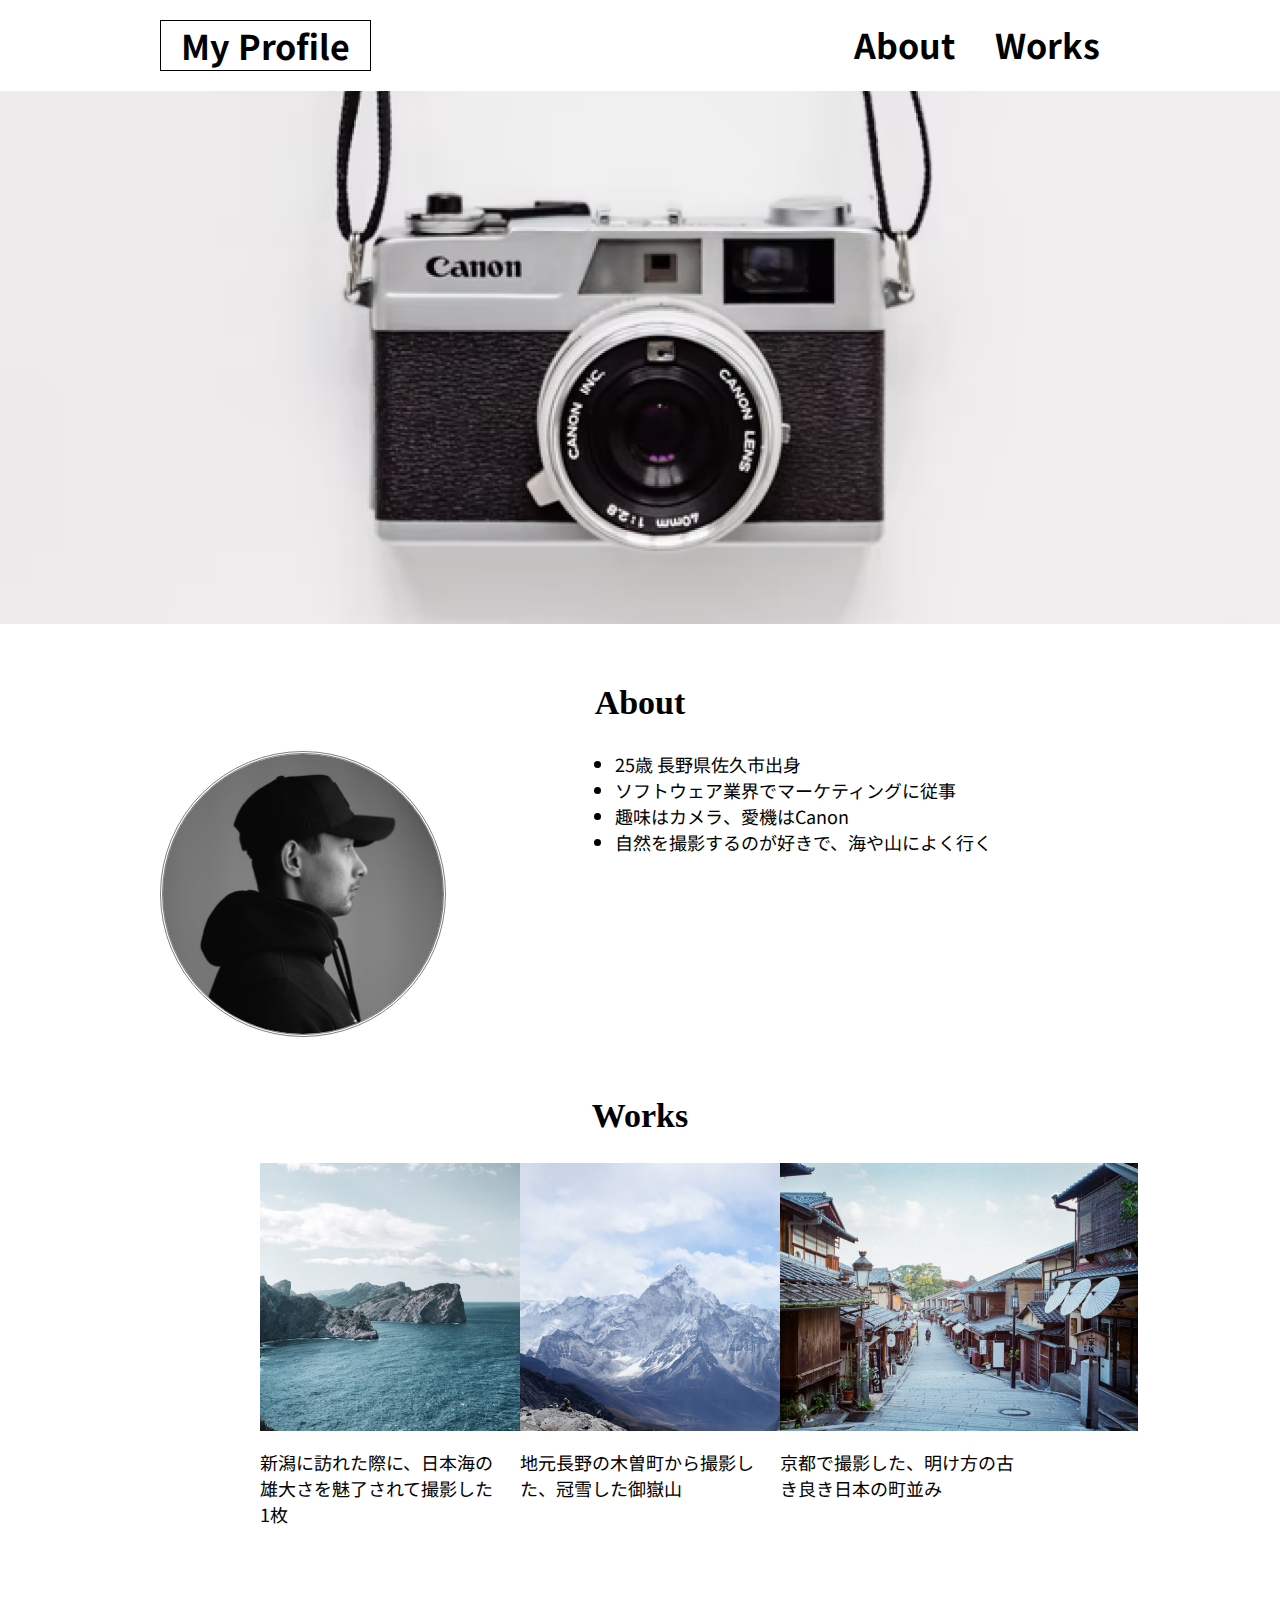
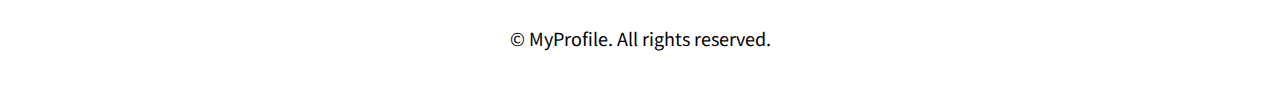
<file: test coding 2/index.html>
<!DOCTYPE html>

<head>
  <title>Profile</title>
  <meta charset="UTF-8">
  <meta name="viewport" content="wght=device-width,initial-scale1.0">
  <meta name="description" content="自然を撮影するのが好きなカメラマンの紹介">
  <link rel="stylesheet" href="style.css">
  <!--googlefont-->
  <link rel="preconnect" href="https://fonts.googleapis.com">
  <link rel="preconnect" href="https://fonts.gstatic.com" crossorigin>
  <link
    href="https://fonts.googleapis.com/css2?family=Josefin+Sans:ital,wght@0,100;1,100;1,700&family=Noto+Sans+JP&display=swap"
    rel="stylesheet">
</head>

<body>
  <!--ヘッダー-->
  <header>
    <nav>
      <div class="nav-title">
        <a href="index.html">My Profile</a>
      </div>
      <div class="nav-pc">
        <a href="#about">About</a>
        <a href="#works">Works</a>
      </div>
    </nav>
  </header>

  <main>
    <article>
      <!--メイン画像-->
      <div class="main-photo">
        <img src="imges/main.png" alt="canoncamera">
      </div>
      <!--about-->
      <section id="about">
        <h2 class="content-title">About</h2>
        <div class="about-contens">
          <div class="Profile-photo">
            <img src="imges/about.png" alt="プロフィール写真">
          </div>
          <div class="content">
            <h3 class="name">Kazuaki Asahina</h3>
            <ul>
              <li>25歳 長野県佐久市出身</li>
              <li>ソフトウェア業界でマーケティングに従事</li>
              <li>趣味はカメラ、愛機はCanon</li>
              <li>自然を撮影するのが好きで、海や山によく行く</li>
            </ul>
          </div>
        </div>
      </section>

      <!--works-->
      <section id="works">
        <h2 class="content-title">Works</h2>
        <div class="works-contens">
          <div class="item">
            <img src="imges/works1.png" alt="日本海">
            <p>新潟に訪れた際に、日本海の雄大さを魅了されて撮影した1枚</p>
          </div>
          <div class="item item-center"><!--中央寄せのために"item-centerを入れた-->
            <img src="imges/works2.png" alt="御嶽山">
            <p>地元長野の木曽町から撮影した、冠雪した御嶽山</p>
          </div>
          <div class="item">
            <img src="imges/works3.png" alt="京都の街並み">
            <p>京都で撮影した、明け方の古き良き日本の町並み</p>
          </div>
        </div>
      </section>

    </article>
  </main>

  <!--footer-->
  <footer>
    <p>&copy; MyProfile. All rights reserved.</p>
  </footer>

</body>

</html>
</file>
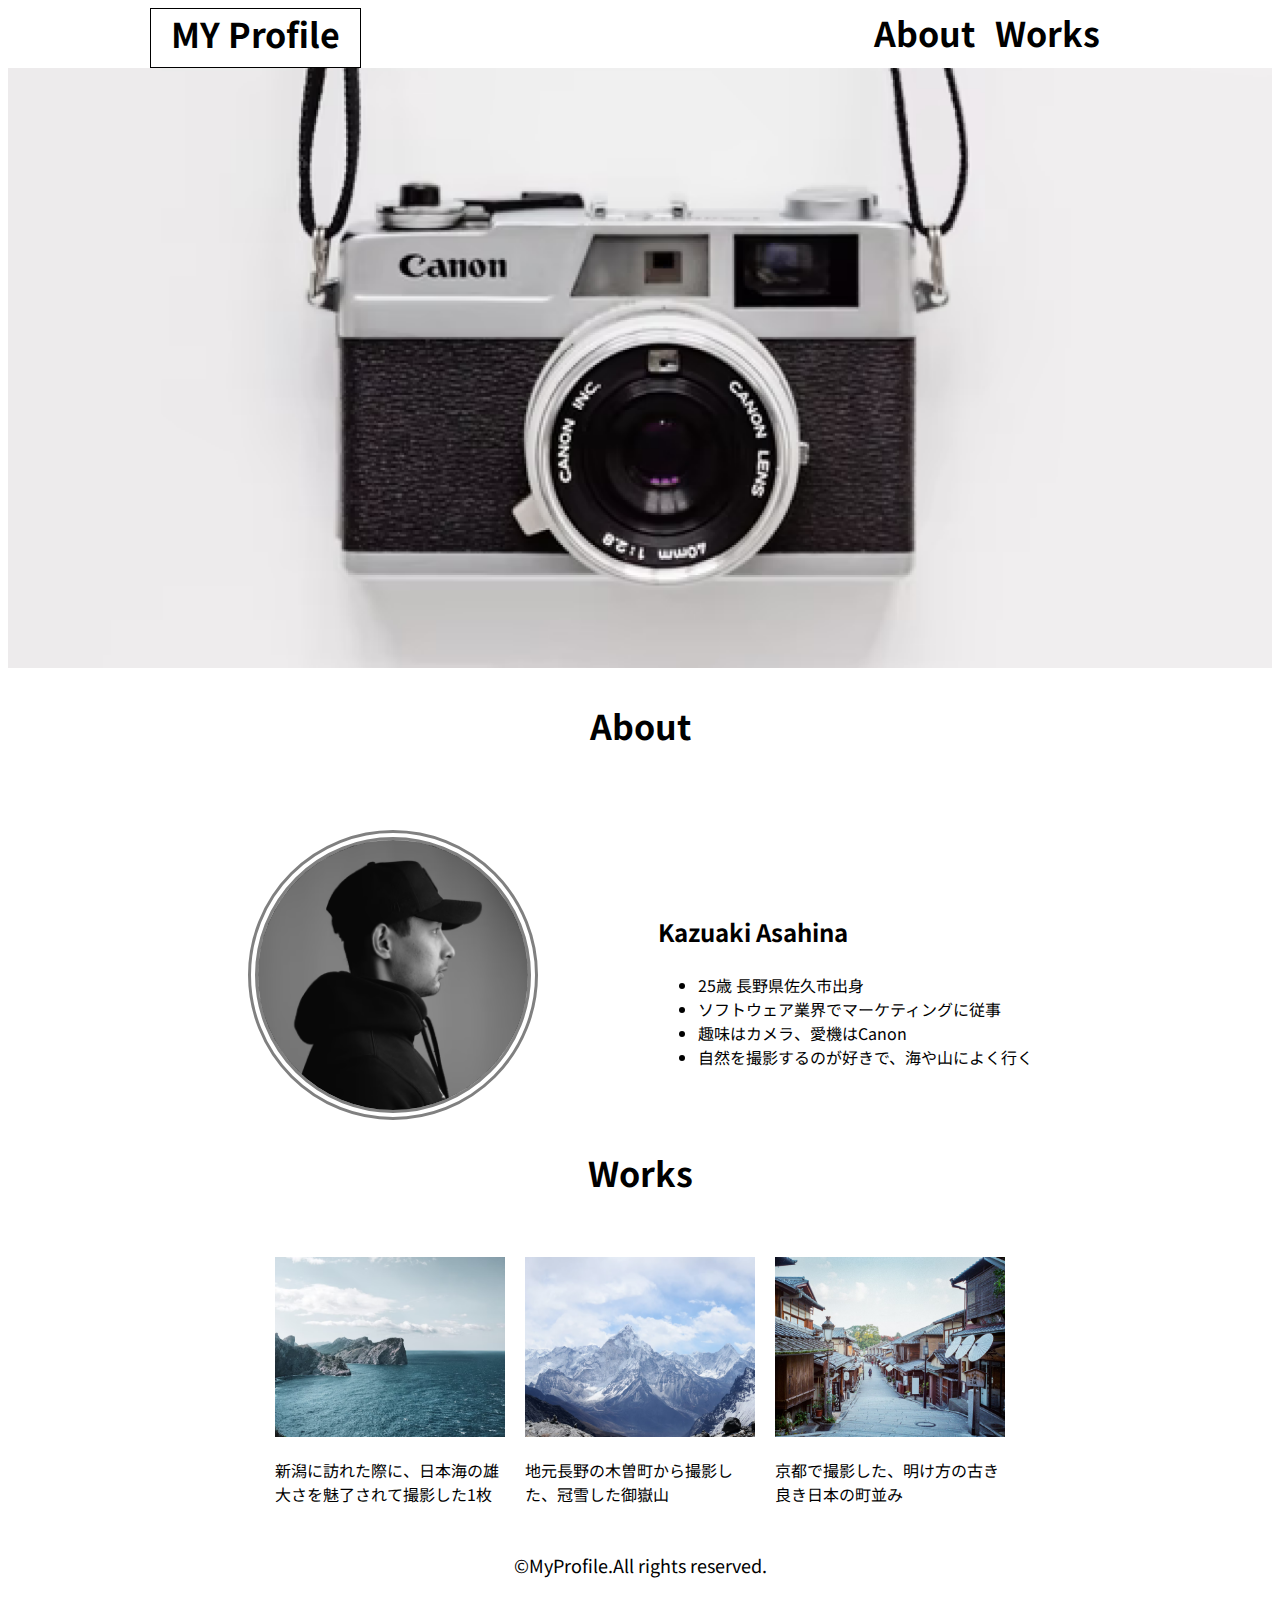
<file: test coding/index.html>
<!DOCTYPE html>
<html>
  <head>
    <title>Profile</title>
    <meta charset="UTF-8">
    <meta name="description" content="自然を撮影するのが好きなカメラマンの紹介">
    <meta name="viewport" content="width=device-width, initial-scale=1.0">
    <link rel="stylesheet" href="style.css">
    <!--googlefont-->
    <link rel="preconnect" href="https://fonts.googleapis.com">
    <link rel="preconnect" href="https://fonts.gstatic.com" crossorigin>
    <link href="https://fonts.googleapis.com/css2?family=Josefin+Sans:ital,wght@0,100;1,100;1,700&family=Noto+Sans+JP&display=swap" rel="stylesheet">
  </head>

  <body>
    <!--ヘッダー-->
    <header>
      <div class="wrapper">
        <h1 class="title">
          <a href="index.html" class="title">MY Profile</a>
        </h1>
      </div>
      <nav>
        <ul>
          <li><a href="#about">About</a></li>
          <li><a href="#works">Works</a></li>
        </ul>
      </nav>
    </header>

    <main>
      <article>
        <!--メインビジュアル-->
        <div class="main-visual">
          <img src="imges/main.png" alt="カメラ">
        </div>

        <!--about-->
        <section id="about-picture">
          <h2 class="section-title">About</h2>
          <div class="picture">
            <img src="imges/about.png" alt="プロフィール写真">
          <div class="content">
            <h3 class="content-title">Kazuaki Asahina</h3>
            <ul>
              <li>25歳 長野県佐久市出身</li>
              <li>ソフトウェア業界でマーケティングに従事</li>
              <li>趣味はカメラ、愛機はCanon</li>
              <li>自然を撮影するのが好きで、海や山によく行く</li>
            </ul>
          </div>
        </section>

        <!--works-->
        <section id="works">
          <h2 class="section-title"> Works</h2>
          <div class="works-contens">
            <div class="picture-explain">
             <img src="imges/works1.png" alt="日本海">
             <p>新潟に訪れた際に、日本海の雄大さを魅了されて撮影した1枚</p>
            </div>
            <div class="picture-explain">
              <img src="imges/works2.png" alt="御嶽山">
              <p>地元長野の木曽町から撮影した、冠雪した御嶽山</p>
            </div>
            <div class="picture-explain">
              <img src="imges/works3.png" alt="日本の街並み">
              <p>京都で撮影した、明け方の古き良き日本の町並み</p>
            </div>
         </div>
        </section>
      </article>

      <!--フッター-->
      <footer>
        <span id="copyright">&copy;MyProfile.All rights reserved.</span>
      </footer>
    </main>
  </body>

</html>
</file>
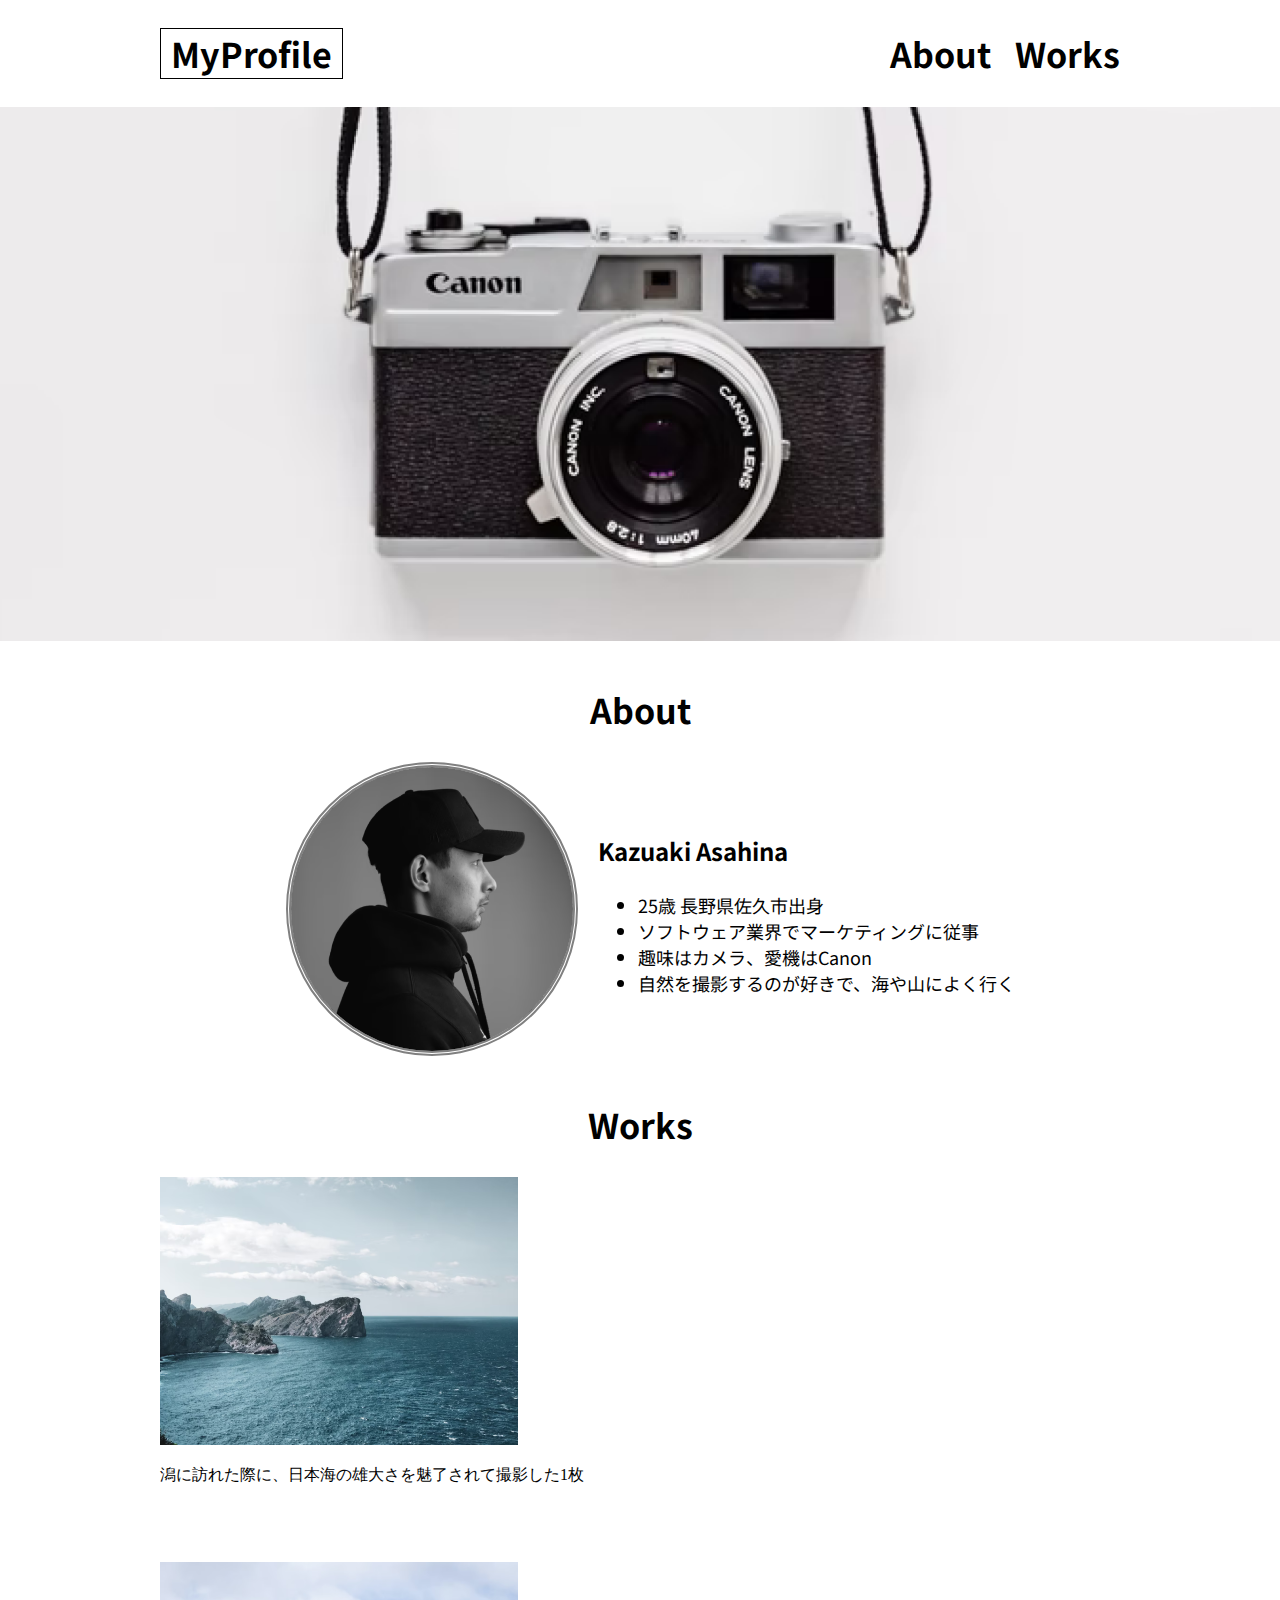
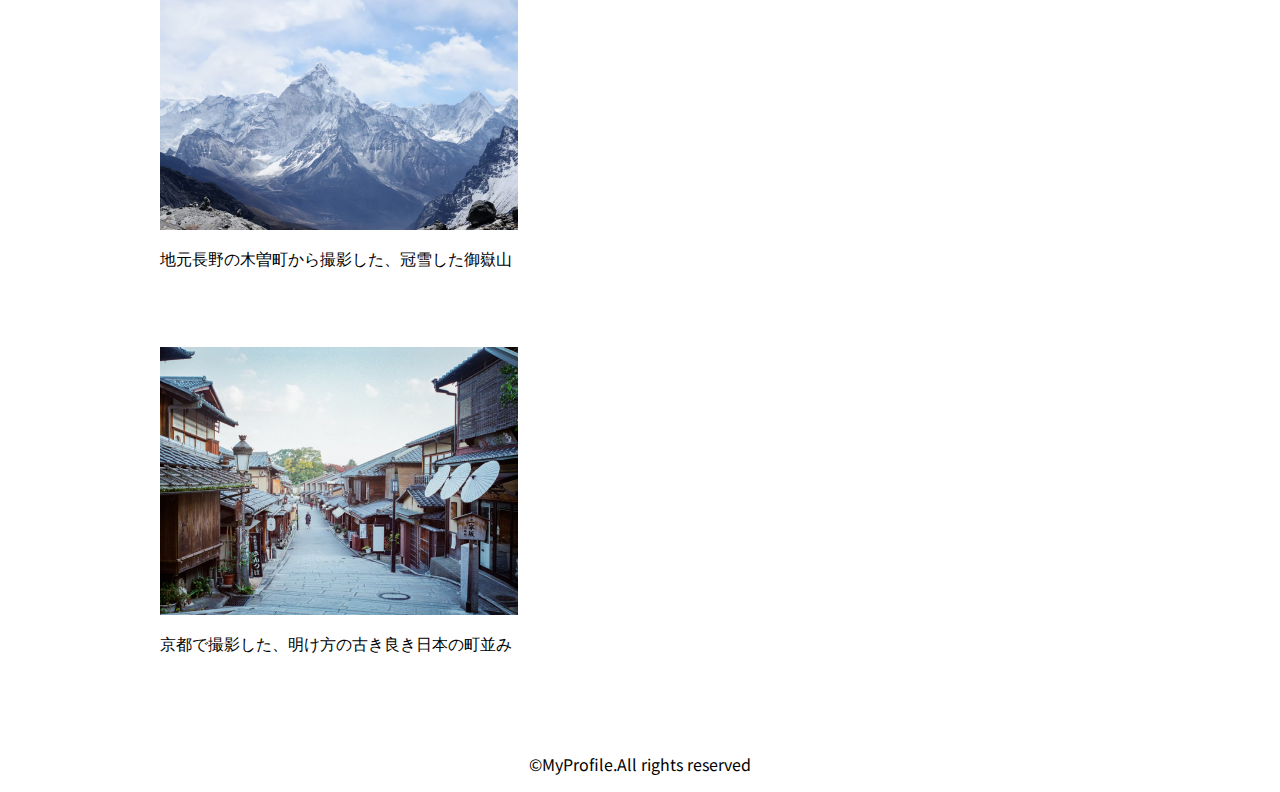
<file: test coding3/index.html>
<!DOCTYPE html>
<html lang="jp">

<head>
  <meta charset="UTF-8">
  <meta name="viewport" content="width=device-width, initial-scale=1.0">
  <meta name="description" content="自然を撮影するのが好きなカメラマンの紹介">
  <link rel="stylesheet" href="style.css">
  <title>Profile</title>

  <!--google font-->
  <link rel="preconnect" href="https://fonts.googleapis.com">
  <link rel="preconnect" href="https://fonts.gstatic.com" crossorigin>
  <link
    href="https://fonts.googleapis.com/css2?family=Josefin+Sans:ital,wght@0,100;1,100;1,700&family=Noto+Sans+JP&display=swap"
    rel="stylesheet">
</head>

<body>
  <header>
    <nav>
      <h2 class="title">MyProfile</h2>
      <div class="nav-title">
        <a href="index.html#about">About</a>
        <a href="index.html#Works">Works</a>
      </div>
    </nav>
  </header>

  <main>
    <article>
      <!--メイン画像-->
      <div class="main-picture">
        <img src="imges/main.png" alt="Canonのカメラ">
      </div>

      <!--about-->
      <section id="about">
        <h2 class="content-title">About</h2>
        <div class="contens">
          <div class="Profile-photo">
            <img src="imges/about.png" alt="kazuaki asahina">
          </div>
          <div class="Profile-content">
           <h3 class="name">Kazuaki Asahina</h3>
           <ul>
             <li>25歳 長野県佐久市出身</li>
             <li>ソフトウェア業界でマーケティングに従事</li>
             <li>趣味はカメラ、愛機はCanon</li>
             <li>自然を撮影するのが好きで、海や山によく行く</li>
           </ul>
          </div>
        </div>
      </section>

      <!--works-->
      <section id="works">
        <h2 class="content-title">Works</h2>
        <div class="works-contens">
          <div class="item">
            <img src="imges/works1.png" alt="日本海">
            <p>潟に訪れた際に、日本海の雄大さを魅了されて撮影した1枚</p>
          </div>
          <div class="item">
            <img src="imges/works2.png" alt="御嶽山">
            <p>地元長野の木曽町から撮影した、冠雪した御嶽山</p>
          </div>
          <div class="item">
            <img src="imges/works3.png" alt="京都の街並み">
            <p>京都で撮影した、明け方の古き良き日本の町並み</p>
          </div>
        </div>
      </section>
    </article>
  </main>

  <!--footer-->
  <footer>
    <p>&copy;MyProfile.All rights reserved</p>
  </footer>

</body>

</html>
</file>
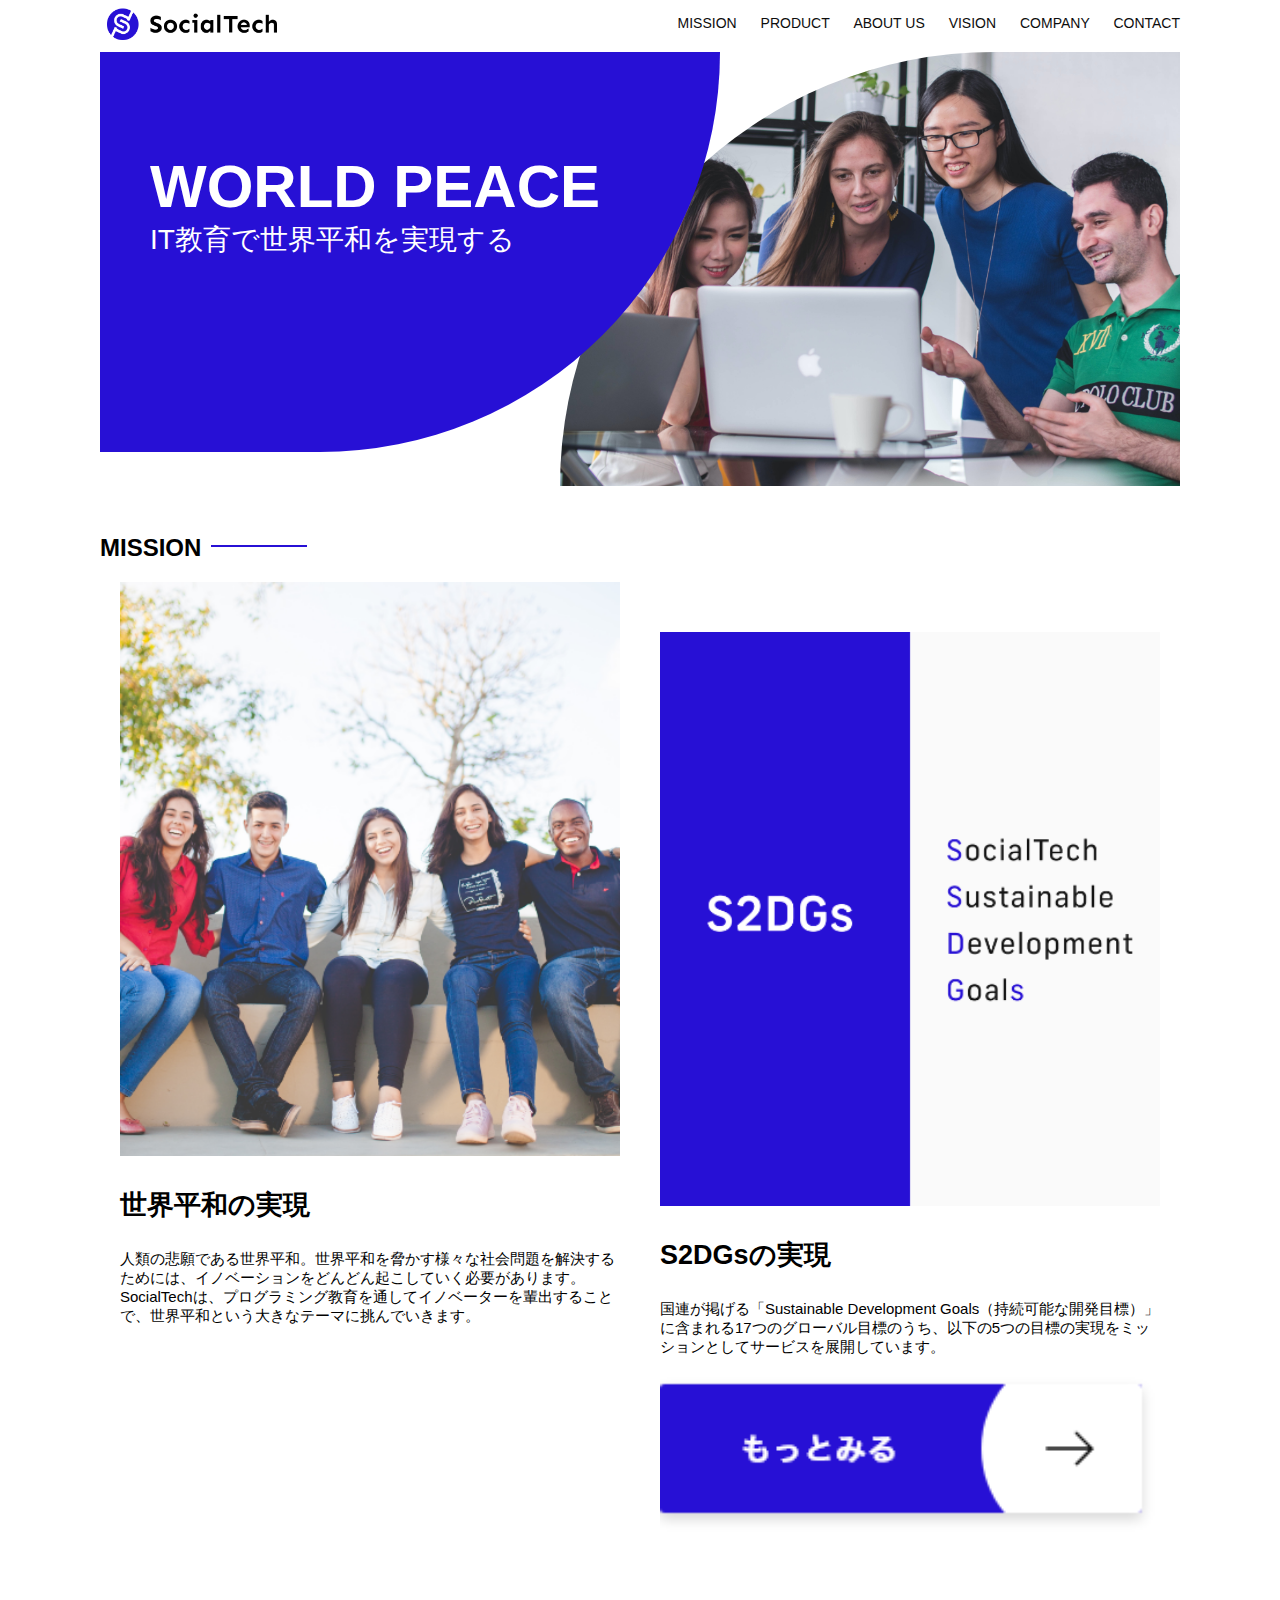
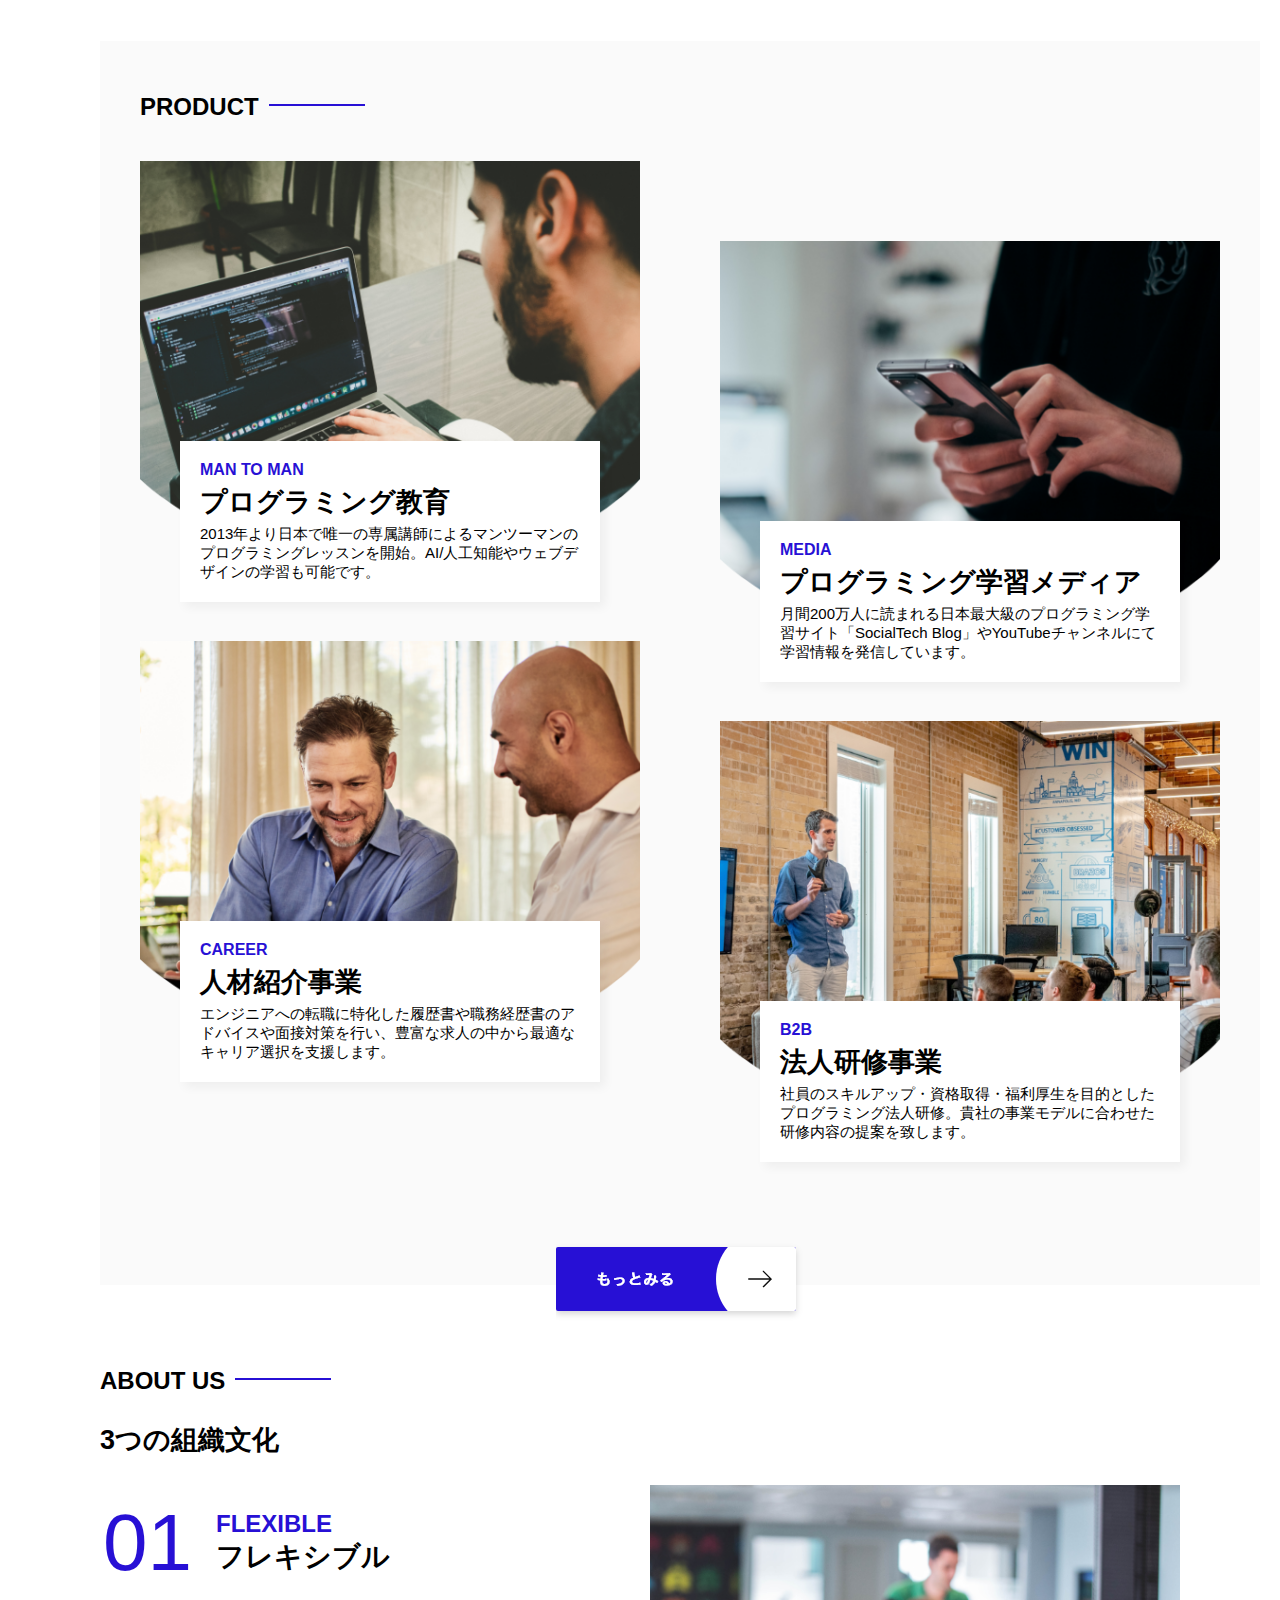
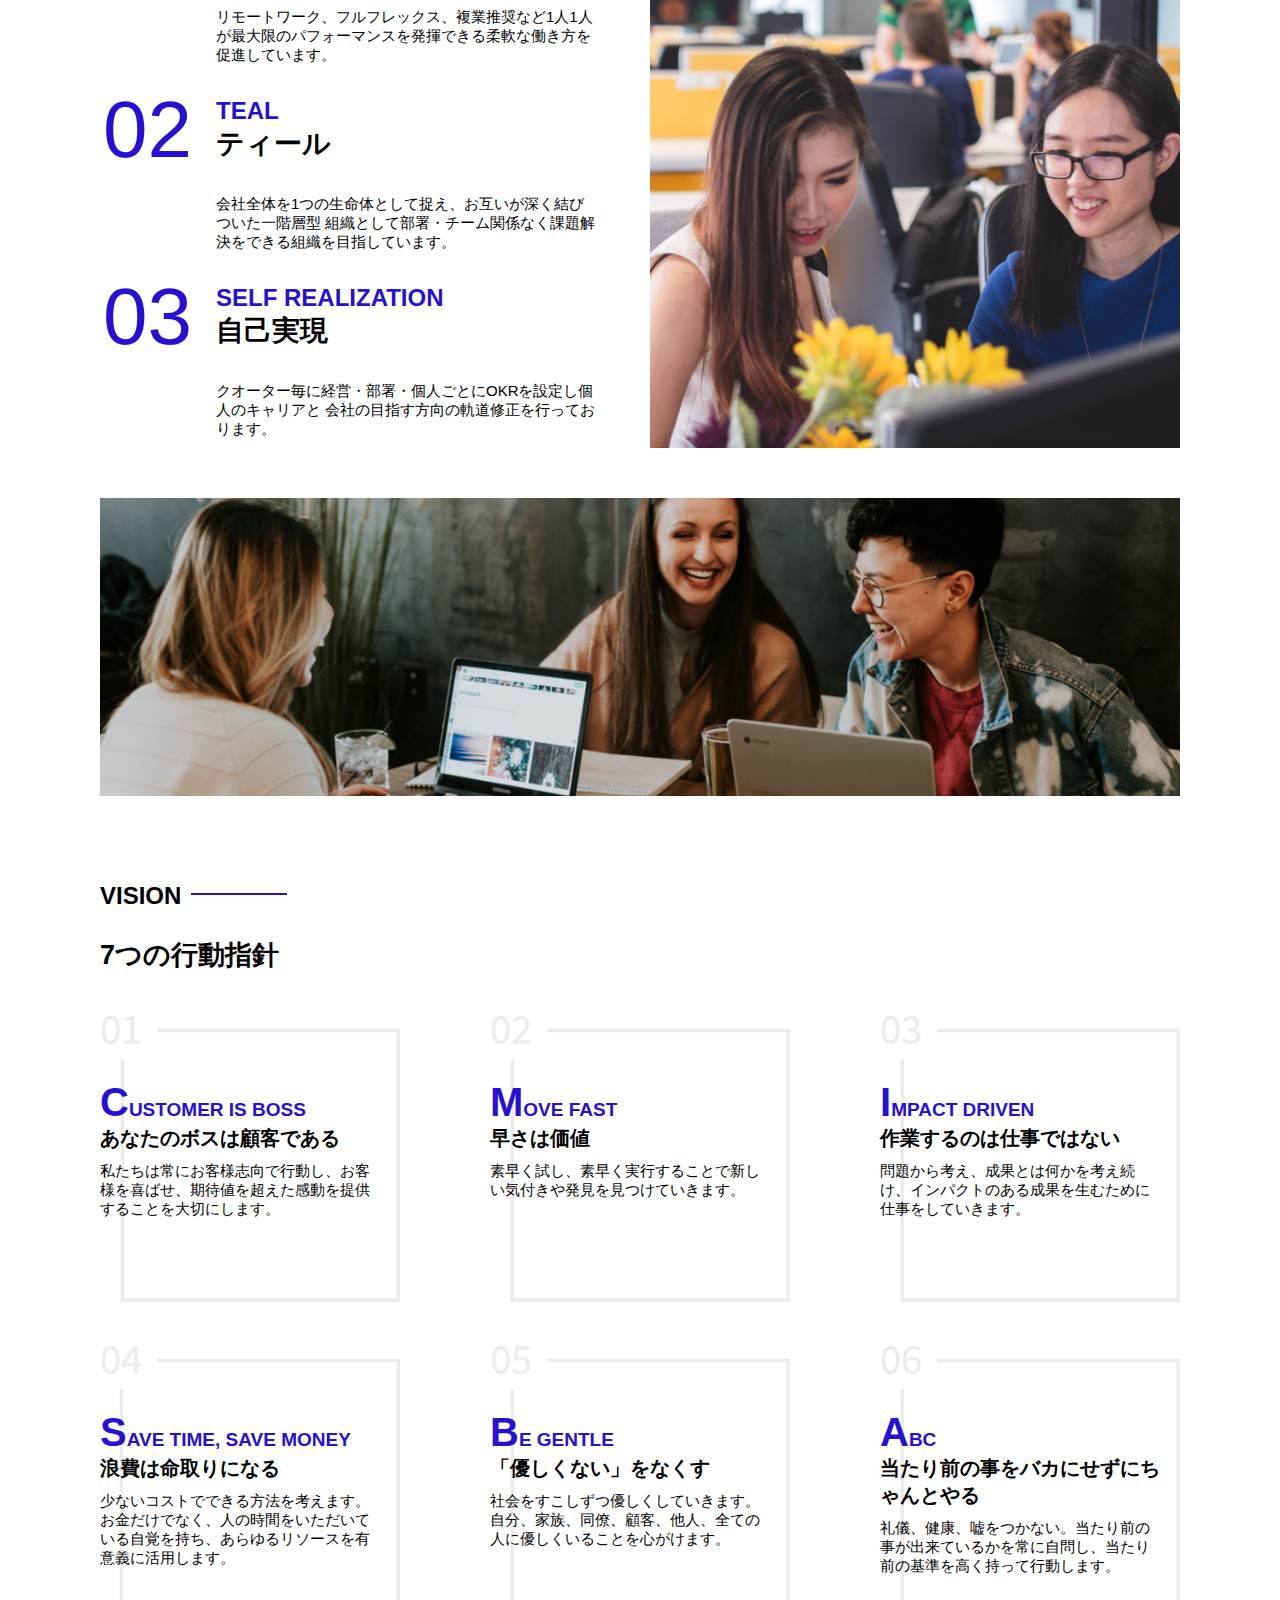
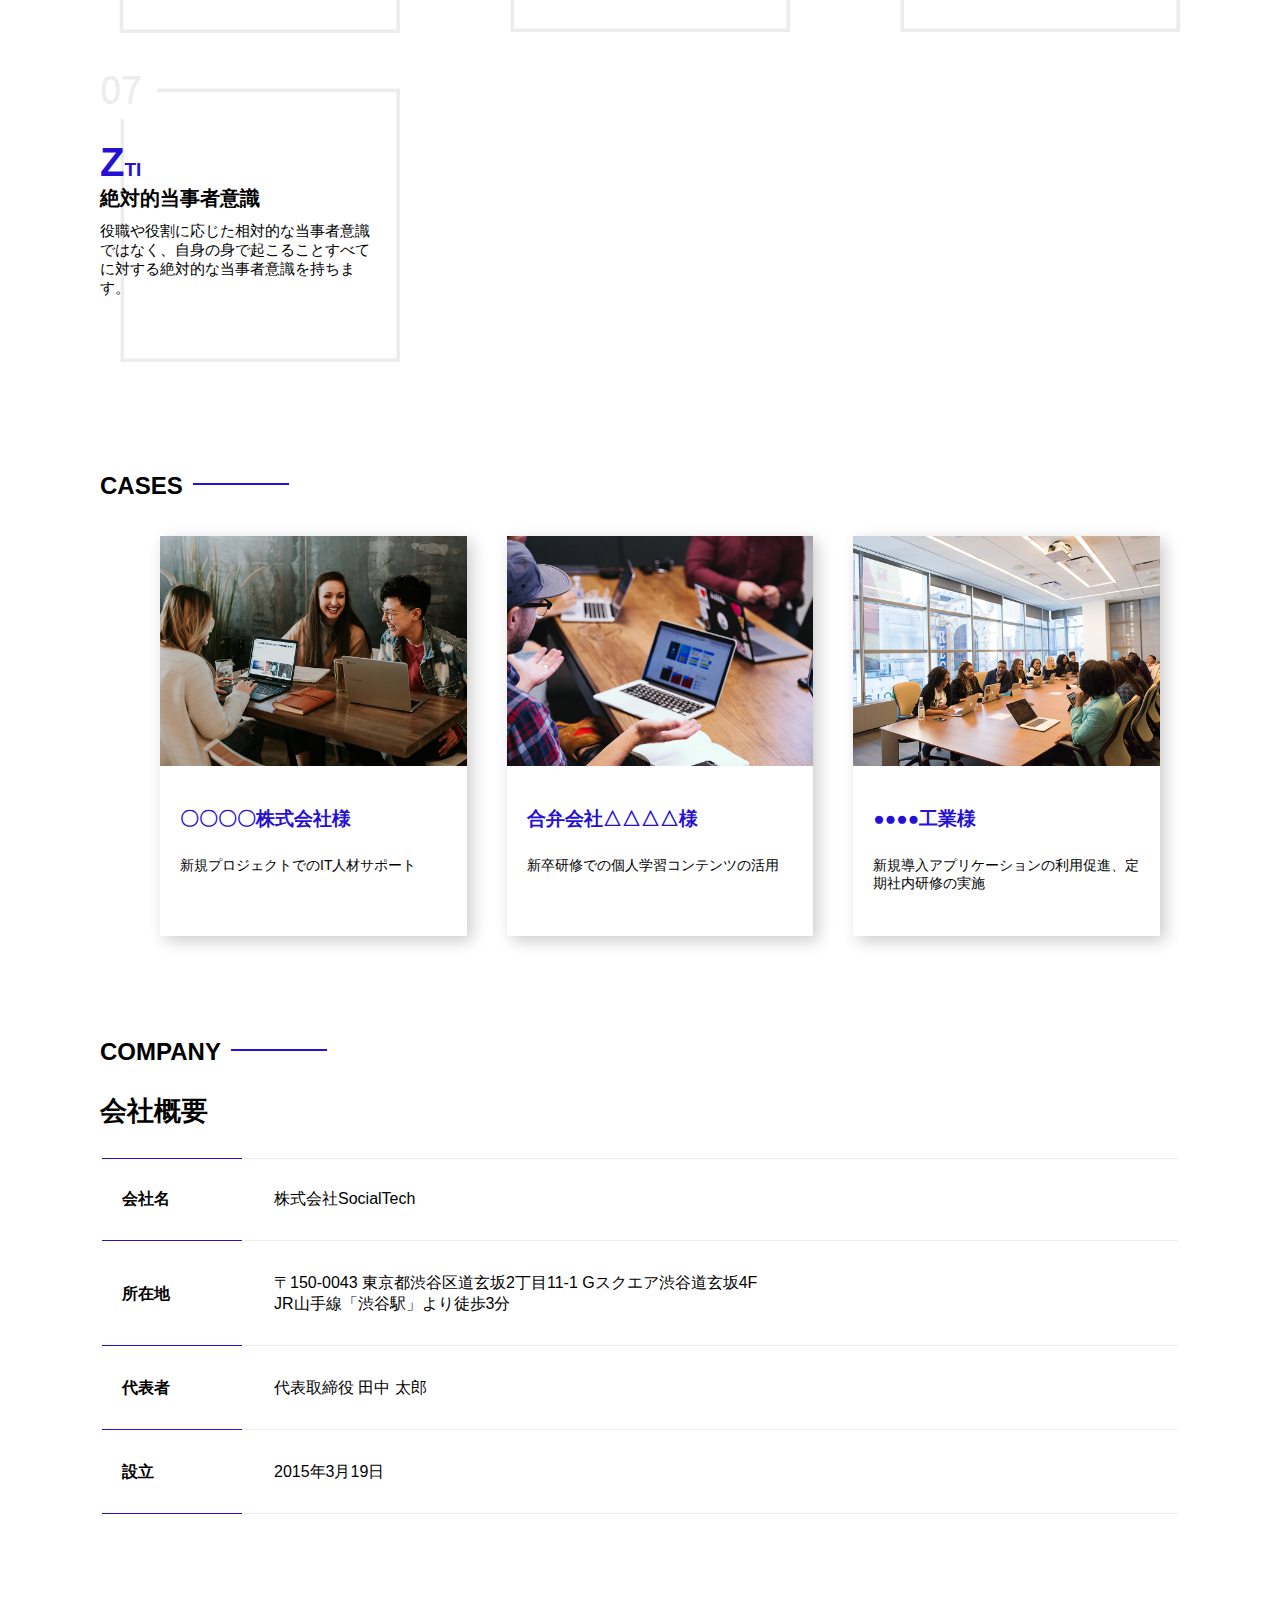
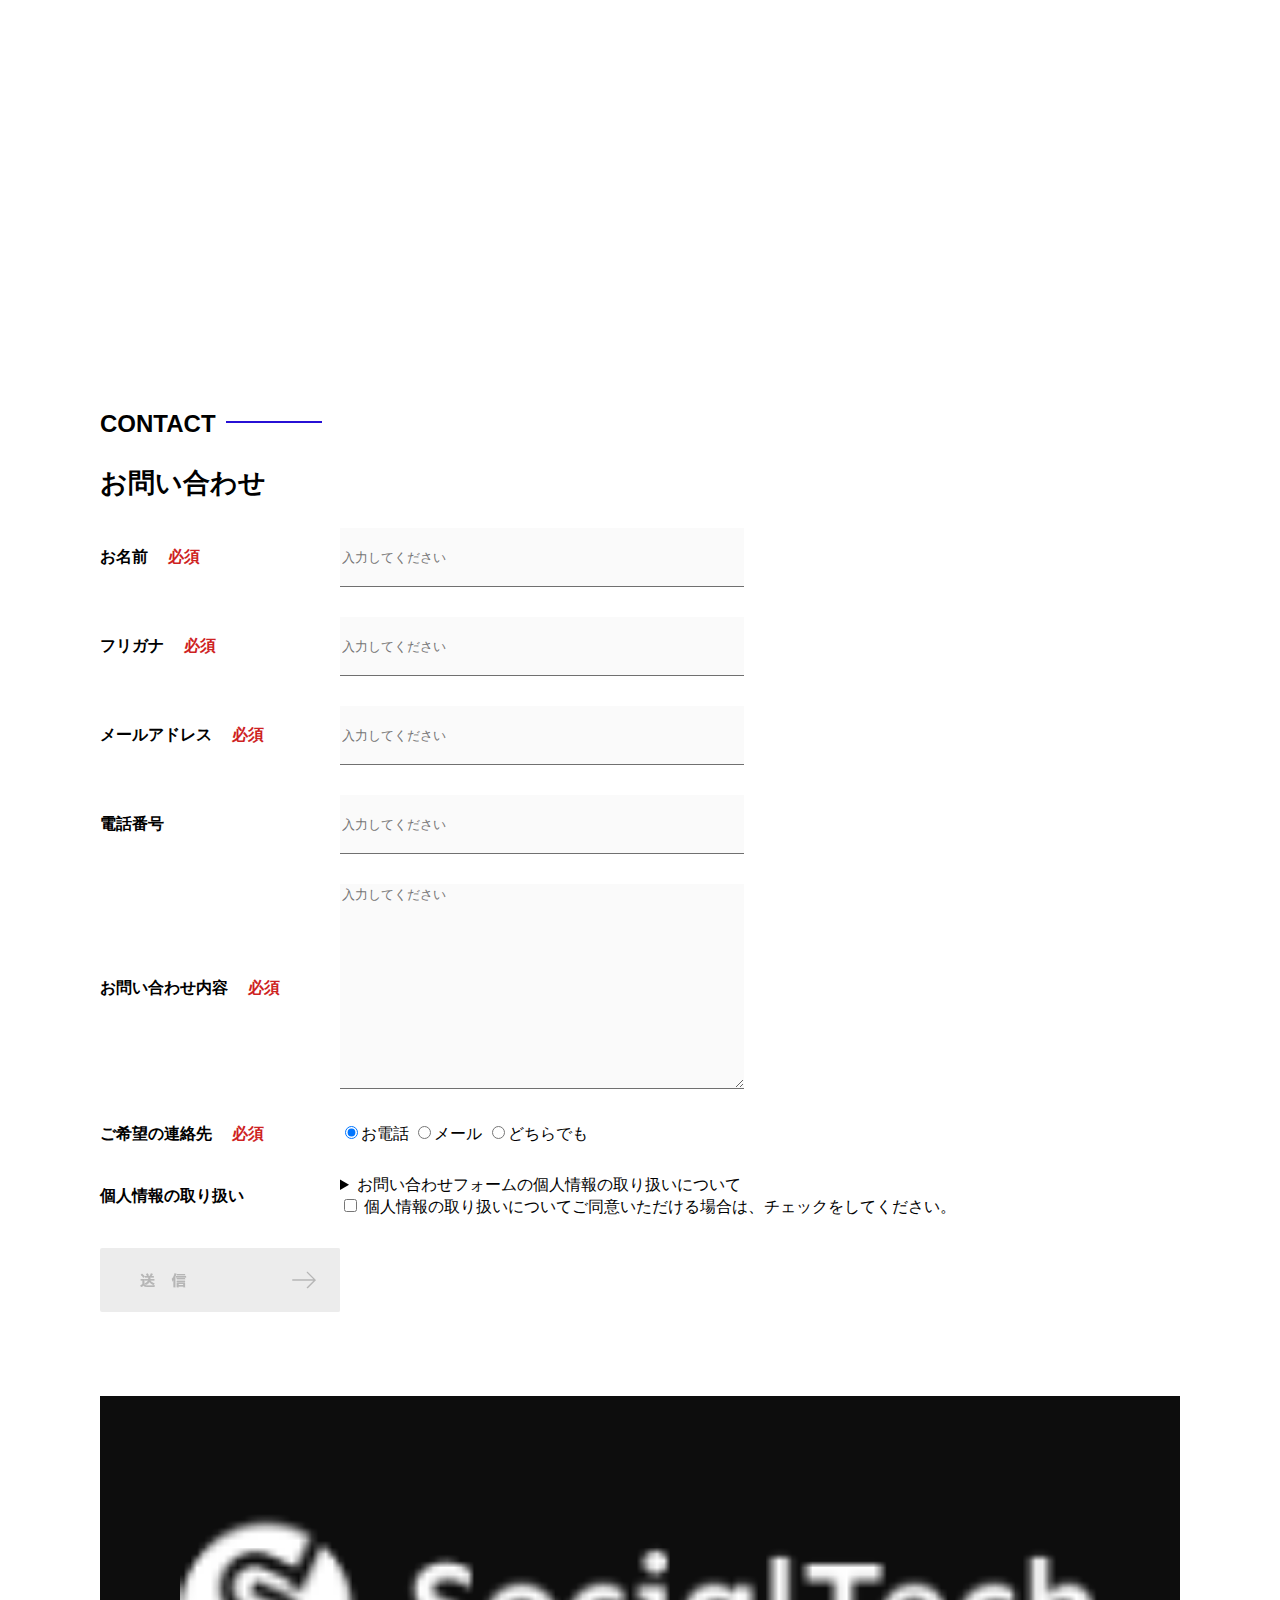
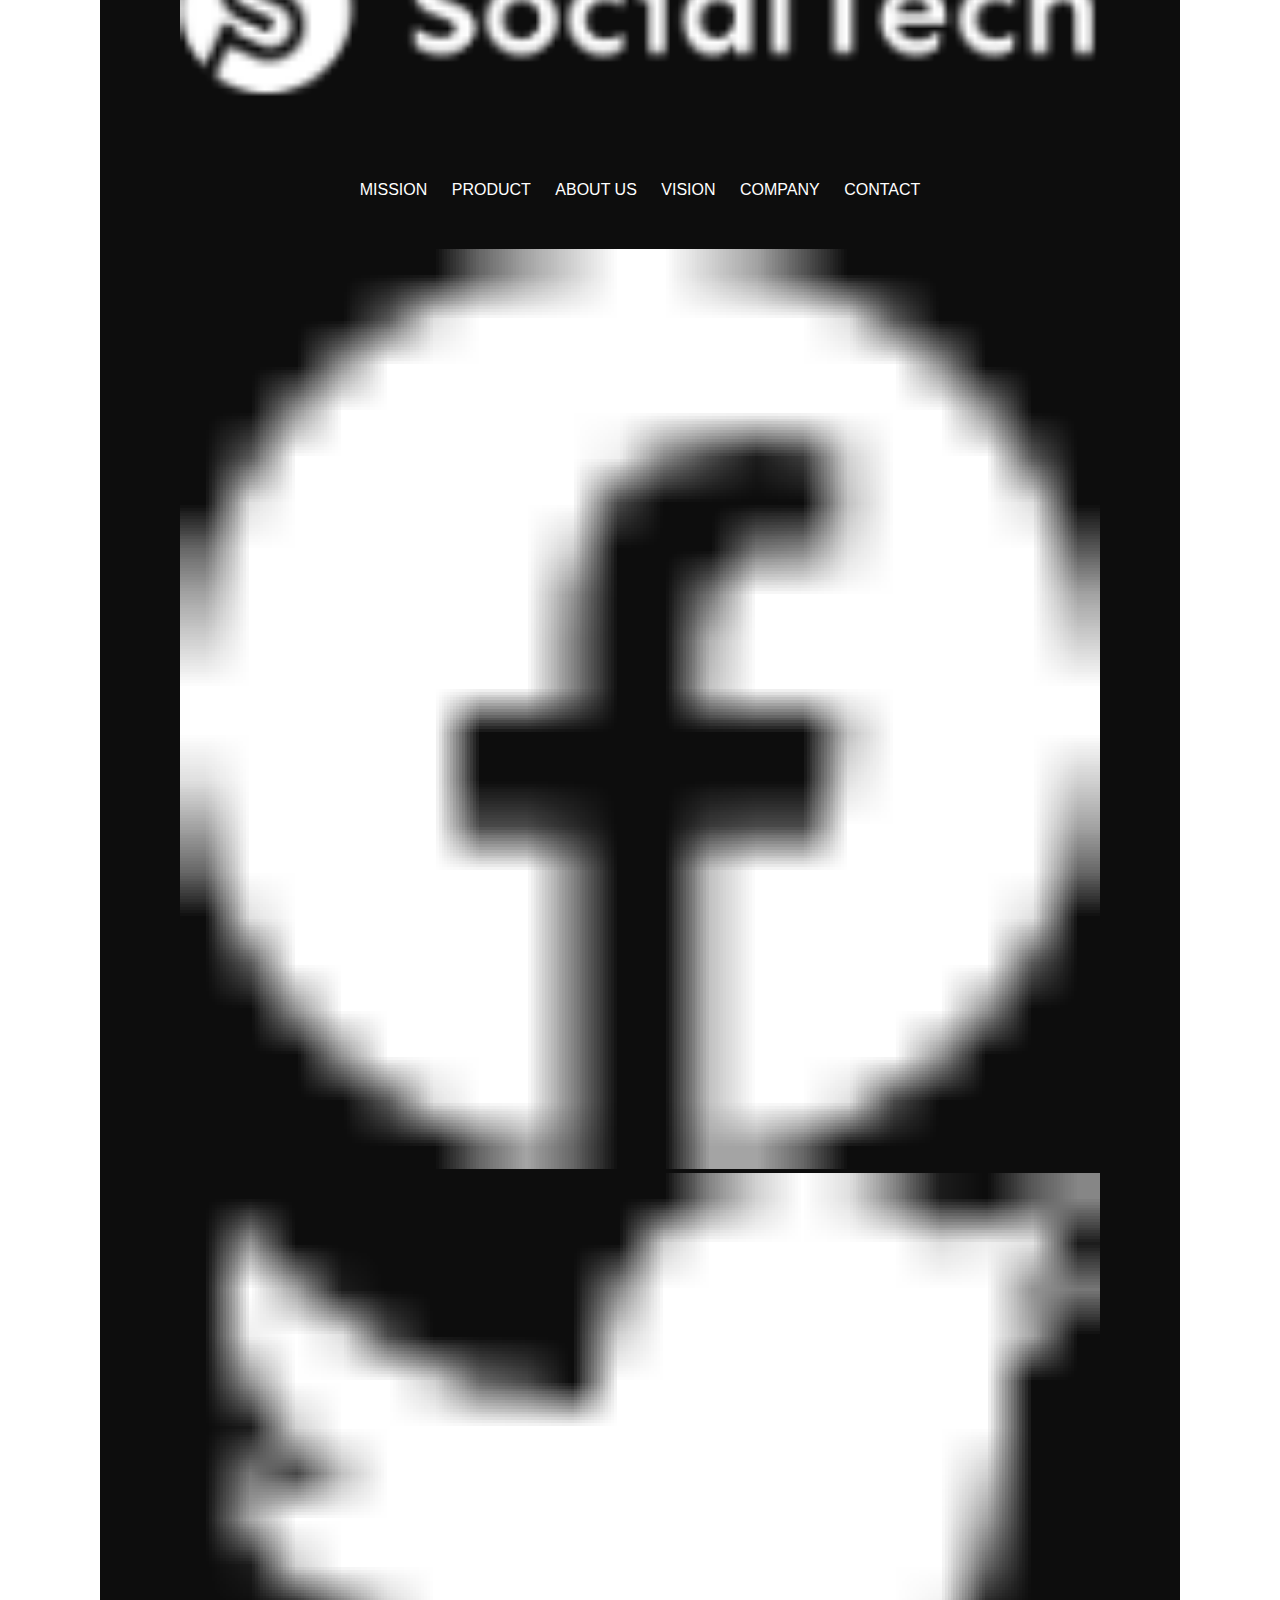
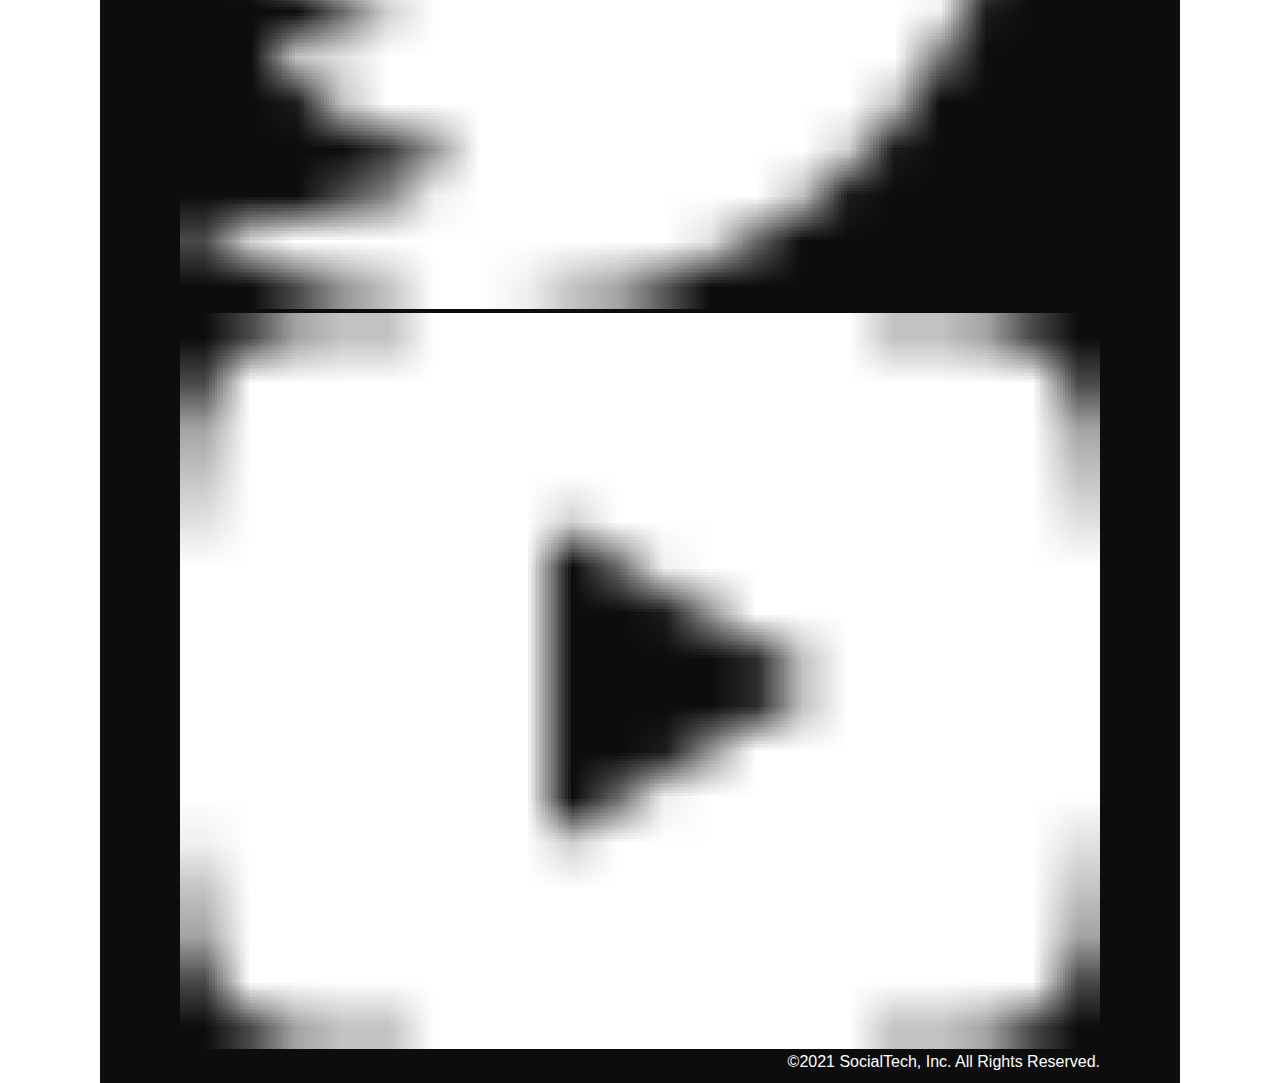
<file: kadai_012/socialtech-kadai_012/index.html>
<!DOCTYPE html>
<html>

<head>
  <title>SocialTech</title>
  <meta charset="UTF-8" />
  <meta name="description" content="SocialTechはEdTech業界のリーディングカンパニーを目指します。" />
  <meta name="viewport" content="width=device-width, initial-scale=1.0" />
  <link rel="stylesheet" href="style.css" />
</head>

<body>
  <!-- ヘッダー -->
  <header>
    <!-- ロゴ -->
    <a href="index.html" id="logo"><img src="images/logo.png" alt="トップページに戻る" /></a>

    <!-- PC用ナビゲーション -->
    <nav id="nav-pc">
      <a href="mission.html">MISSION</a>
      <a href="product.html">PRODUCT</a>
      <a href="index.html#aboutus">ABOUT US</a>
      <a href="index.html#vision">VISION</a>
      <a href="index.html#company">COMPANY</a>
      <a href="index.html#contact">CONTACT</a>
    </nav>
  </header>
  <main>
    <article>
      <!-- メインビジュアル -->
      <section id="main-visual">
        <div id="main-message">
          <h1>WORLD PEACE</h1>
          <p>IT教育で世界平和を実現する</p>
        </div>
        <img src="images/index/index-main.png" alt="PCの周りに集まる多国籍の仲間たち" />
      </section>
      <!--ミッション-->
      <section id="mission">
        <h2 class="index-h2">MISSION</h2>
        <div id="mission-flex">
          <div>
            <img id="mission-photo" src="images/index/index-mission.png" alt="屋外のベンチで写真を撮影する多国籍の仲間たち" />
            <h3>世界平和の実現</h3>
            <p>
              人類の悲願である世界平和。世界平和を脅かす様々な社会問題を解決するためには、イノベーションをどんどん起こしていく必要があります。SocialTechは、プログラミング教育を通してイノベーターを輩出することで、世界平和という大きなテーマに挑んでいきます。
            </p>
          </div>
          <div>
            <img id="s2dgs" src="images/index/s2dgs.png" alt="S2DGs" />
            <h3>S2DGsの実現</h3>
            <p>
              国連が掲げる「Sustainable Development
              Goals（持続可能な開発目標）」に含まれる17つのグローバル目標のうち、以下の5つの目標の実現をミッションとしてサービスを展開しています。
            </p>
            <a href="mission.html">
              <img src="images/button-more.png" alt="もっとみる" />
            </a>
          </div>
        </div>
      </section>
      <!-- プロダクト -->
      <section id="product">
        <h2 class="index-h2">PRODUCT</h2>
        <div>
          <div id="product-left">
            <div>
              <img class="product-photo" src="images/index/index-mantoman.png" alt="PCでコードを書く男性" />
              <div class="product-explain">
                <span>MAN TO MAN</span>
                <h3>プログラミング教育</h3>
                <p>
                  2013年より日本で唯一の専属講師によるマンツーマンのプログラミングレッスンを開始。AI/人工知能やウェブデザインの学習も可能です。
                </p>
              </div>
            </div>
            <div>
              <img class="product-photo" src="images/index/index-career.png" alt="笑顔で話し合う2人の男性" />
              <div class="product-explain">
                <span>CAREER</span>
                <h3>人材紹介事業</h3>
                <p>
                  エンジニアへの転職に特化した履歴書や職務経歴書のアドバイスや面接対策を行い、豊富な求人の中から最適なキャリア選択を支援します。
                </p>
              </div>
            </div>
          </div>
          <div id="product-right">
            <div>
              <img class="product-photo" src="images/index/index-media.png" alt="スマートフォンを操作する人" />
              <div class="product-explain">
                <span>MEDIA</span>
                <h3>プログラミング学習メディア</h3>
                <p>
                  月間200万人に読まれる日本最大級のプログラミング学習サイト「SocialTech
                  Blog」やYouTubeチャンネルにて学習情報を発信しています。
                </p>
              </div>
            </div>
            <div>
              <img class="product-photo" src="images/index/index-b2b.png" alt="講演中の男性とそれを聴く人々" />
              <div class="product-explain">
                <span>B2B</span>
                <h3>法人研修事業</h3>
                <p>
                  社員のスキルアップ・資格取得・福利厚生を目的としたプログラミング法人研修。貴社の事業モデルに合わせた研修内容の提案を致します。
                </p>
              </div>
            </div>
          </div>
        </div>
        <div>
          <a id="product-more" href="product.html">
            <img src="images/button-more.png" alt="もっとみる" />
          </a>
        </div>
      </section>
      <!---ABOUT US-->
      <section id="aboutus">
        <h2 class="index-h2">ABOUT US</h2>
        <h3>3つの組織文化</h3>
        <div>
          <table class="culture-table">
            <tr>
              <td>
                <span class="culture-num">01</span>
              </td>
              <td>
                <span class="culture-en">FLEXIBLE</span>
                <span class="culture-jp">フレキシブル</span>
              </td>
            </tr>
            <tr>
              <td>
                <!--空のセル-->
              </td>
              <td>
                <p class="culture-description">
                  リモートワーク、フルフレックス、複業推奨など1人1人が最大限のパフォーマンスを発揮できる柔軟な働き方を促進しています。
                </p>
              </td>
            </tr>
            <tr>
              <td>
                <span class="culture-num">02</span>
              </td>
              <td>
                <span class="culture-en">TEAL</span>
                <span class="culture-jp">ティール</span>
              </td>
            </tr>
            <tr>
              <td>
                <!--空のセル-->
              </td>
              <td>
                <p class="culture-description">
                  会社全体を1つの生命体として捉え、お互いが深く結びついた一階層型
                  組織として部署・チーム関係なく課題解決をできる組織を目指しています。
                </p>
              </td>
            </tr>
            <tr>
              <td>
                <span class="culture-num">03</span>
              </td>
              <td>
                <span class="culture-en">SELF REALIZATION</span>
                <span class="culture-jp">自己実現</span>
              </td>
            </tr>
            <tr>
              <td>
                <!--空のセル-->
              </td>
              <td>
                <p class="culture-description">
                  クオーター毎に経営・部署・個人ごとにOKRを設定し個人のキャリアと
                  会社の目指す方向の軌道修正を行っております。
                </p>
              </td>
            </tr>
          </table>
          <img class="culture-img" src="images/index/index-aboutus1.png" alt="笑顔で話し合う2人の女性" />
        </div>
        <img class="culture-img2" src="images/index/index-aboutus2.png" alt="笑顔で話し合う3人の男女" />
      </section>
      <!-- VISION -->
      <section id="vision">
        <h2 class="index-h2">VISION</h2>
        <h3>7つの行動指針</h3>
        <div>
          <div class="vision-box">
            <img src="images/index/vision-01.png" alt="01" />
            <span>
              <h4>CUSTOMER IS BOSS</h4>
              <h5>あなたのボスは顧客である</h5>
              <p>
                私たちは常にお客様志向で行動し、お客様を喜ばせ、期待値を超えた感動を提供することを大切にします。
              </p>
            </span>
          </div>
          <div class="vision-box">
            <img src="images/index/vision-02.png" alt="02" />
            <span>
              <h4>MOVE FAST</h4>
              <h5>早さは価値</h5>
              <p>
                素早く試し、素早く実行することで新しい気付きや発見を見つけていきます。
              </p>
            </span>
          </div>
          <div class="vision-box">
            <img src="images/index/vision-03.png" alt="03" />
            <span>
              <h4>IMPACT DRIVEN</h4>
              <h5>作業するのは仕事ではない</h5>
              <p>
                問題から考え、成果とは何かを考え続け、インパクトのある成果を生むために仕事をしていきます。
              </p>
            </span>
          </div>
          <div class="vision-box">
            <img src="images/index/vision-04.png" alt="04" />
            <span>
              <h4>SAVE TIME, SAVE MONEY</h4>
              <h5>浪費は命取りになる</h5>
              <p>
                少ないコストでできる方法を考えます。お金だけでなく、人の時間をいただいている自覚を持ち、あらゆるリソースを有意義に活用します。
              </p>
            </span>
          </div>
          <div class="vision-box">
            <img src="images/index/vision-05.png" alt="05" />
            <span>
              <h4>BE GENTLE</h4>
              <h5>「優しくない」をなくす</h5>
              <p>
                社会をすこしずつ優しくしていきます。自分、家族、同僚、顧客、他人、全ての人に優しくいることを心がけます。
              </p>
            </span>
          </div>
          <div class="vision-box">
            <img src="images/index/vision-06.png" alt="06" />
            <span>
              <h4>ABC</h4>
              <h5>当たり前の事をバカにせずにちゃんとやる</h5>
              <p>
                礼儀、健康、嘘をつかない。当たり前の事が出来ているかを常に自問し、当たり前の基準を高く持って行動します。
              </p>
            </span>
          </div>
          <div class="vision-box">
            <img src="images/index/vision-07.png" alt="07" />
            <span>
              <h4>ZTI</h4>
              <h5>絶対的当事者意識</h5>
              <p>
                役職や役割に応じた相対的な当事者意識ではなく、自身の身で起こることすべてに対する絶対的な当事者意識を持ちます。
              </p>
            </span>
          </div>
        </div>
      </section>
      <!-- CASES -->
      <section id="cases">
        <h2 class="index-h2">CASES</h2>
        <ul>
          <li class="case-card">
            <img src="images/index/case-1.png" alt="仲良く語り合う3人">
            <div class="case-info">
              <h4 class="case-name">〇〇〇〇株式会社様</h4>
              <p class="case-content">新規プロジェクトでのIT人材サポート</p>
            </div>
          </li>
          <li class="case-card">
            <img src="images/index/case-2.png" alt="PCでコンテンツを見る">
            <div class="case-info">
              <h4 class="case-name">合弁会社△△△△様</h4>
              <p class="case-content">新卒研修での個人学習コンテンツの活用</p>
            </div>
          </li>
          <li class="case-card">
            <img src="images/index/case-3.png" alt="社内研修中の会議室">
            <div class="case-info">
              <h4 class="case-name">●●●●工業様</h4>
              <p class="case-content">新規導入アプリケーションの利用促進、定期社内研修の実施</p>
            </div>
          </li>
        </ul>
      </section>

      <!-- COMPANY -->
      <section id="company">
        <h2 class="index-h2">COMPANY</h2>
        <h3>会社概要</h3>
        <table id="company-table">
          <tr>
            <th class="tableheader-first">会社名</th>
            <td class="cell-first">株式会社SocialTech</td>
          </tr>
          <tr>
            <th class="tableheader">所在地</th>
            <td class="cell">
              〒150-0043 東京都渋谷区道玄坂2丁目11-1 Gスクエア渋谷道玄坂4F<br />JR山手線「渋谷駅」より徒歩3分
            </td>
          </tr>
          <tr>
            <th class="tableheader">代表者</th>
            <td class="cell">代表取締役 田中 太郎</td>
          </tr>
          <tr>
            <th class="tableheader">設立</th>
            <td class="cell">2015年3月19日</td>
          </tr>
        </table>
        <iframe
          src="https://www.google.com/maps/embed?pb=!1m18!1m12!1m3!1d3241.7759544892483!2d139.69399665123464!3d35.65789123876098!2m3!1f0!2f0!3f0!3m2!1i1024!2i768!4f13.1!3m3!1m2!1s0x60188caa0042e8d1%3A0xba130bea826a7aa2!2z44CSMTUwLTAwNDMg5p2x5Lqs6YO95riL6LC35Yy66YGT546E5Z2C77yS5LiB55uu77yR77yR4oiS77yR!5e0!3m2!1sja!2sjp!4v1636872991912!5m2!1sja!2sjp"
          style="border: 0" allowfullscreen="" loading="lazy">
        </iframe>
      </section>
      <!-- お問い合わせフォーム -->
      <section id="contact">
        <h2 class="index-h2">CONTACT</h2>
        <h3>お問い合わせ</h3>
        <form>
          <div>
            <div class="contact-heading">
              <label class="contact-label">お名前<span class="contact-span">必須</span></label>
            </div>
            <div class="contact-form">
              <input type="text" name="name" placeholder="入力してください" class="contact-textbox" />
            </div>
          </div>
          <div>
            <div class="contact-heading">
              <label class="contact-label">フリガナ<span class="contact-span">必須</span></label>
            </div>
            <div>
              <input type="text" name="hurigana" placeholder="入力してください" class="contact-textbox" />
            </div>
          </div>
          <div>
            <div class="contact-heading">
              <label class="contact-label">メールアドレス<span class="contact-span">必須</span></label>
            </div>
            <div>
              <input type="text" name="email" placeholder="入力してください" class="contact-textbox" />
            </div>
          </div>
          <div>
            <div class="contact-heading">
              <label class="contact-label">電話番号</label>
            </div>
            <div>
              <input type="text" name="tel" placeholder="入力してください" class="contact-textbox" />
            </div>
          </div>
          <div>
            <div class="contact-heading">
              <label class="contact-label">お問い合わせ内容<span class="contact-span">必須</span></label>
            </div>
            <div>
              <textarea class="contact-textarea" placeholder="入力してください" name="message"></textarea>
            </div>
          </div>
          <div>
            <div class="contact-heading">
              <label class="contact-label">ご希望の連絡先<span class="contact-span">必須</span></label>
            </div>
            <div>
              <input class="radiobutton" type="radio" value="tel" name="contact" checked /><label>お電話</label>
              <input class="radiobutton" type="radio" value="mail" name="contact" /><label>メール</label>
              <input class="radiobutton" type="radio" value="both" name="contact" /><label>どちらでも</label>
            </div>
          </div>
          <div>
            <div class="contact-heading">
              <label class="contact-label">個人情報の取り扱い</label>
            </div>
            <div>
              <details>
                <summary>
                  お問い合わせフォームの個人情報の取り扱いについて
                </summary>
                <div>
                  <span>１．組織の名称又は氏名</span><br />
                  株式会社SocialTech<br /><br />
                  <span>２．個人情報保護管理者（若しくはその代理人）の氏名又は職名、所属及び連絡先
                    鈴木 一郎 コーポレート部</span><br />
                  メールアドレス：support@socialtech.net<br />
                  TEL：03-xxxx-xxxx<br />
                  <span>３．個人情報の利用目的</span><br />
                  ・本サービス及び本サービスに関連する情報の提供又はそれらに関する連絡のため<br />
                  ・ユーザーの本人確認のため<br />
                  ・当社サービスのご案内のため<br />
                  ・当社の商品等の広告または宣伝（電子メールによるものを含むものとします。）<br /><br />
                  <span>４．個人情報の取り扱い業務の委託</span><br />
                  個人情報の取扱業務の全部または一部を外部に業務委託する場合があります。<br />
                  その際、弊社は、個人情報を適切に保護できる管理体制を敷き実行していることを条件として<br />
                  委託先を厳選したうえで、機密保持契約を委託先と締結し、お客様の個人情報を厳密に管理させます。<br /><br />
                  <span>５．個人情報の開示等の請求</span><br />
                  お客様は、弊社に対してご自身の個人情報の開示等（利用目的の通知、開示、内容の訂正・追加・削除、利用の停止または消去、第三者への提供の停止）に関して、当社問合わせ窓口に申し出ることができます。<br />
                  その際、弊社はお客様ご本人を確認させていただいたうえで、合理的な期間内に対応いたします。<br /><br />
                  なお、個人情報に関する弊社問合わせ先は、次の通りです。<br /><br />
                  株式会社SocialTech　個人情報問合せ窓口<br />
                  〒150-0043　東京都渋谷区道玄坂2丁目11-1 Ｇスクエア渋谷道玄坂
                  4F<br />
                  メールアドレス：support@socialtech.net　TEL：03-xxxx-xxxx<br /><br />
                  <span>６．個人情報を提供されることの任意性について</span><br /><br />
                  お客様がご自身の個人情報を弊社に提供されるか否かは、お客様のご判断によりますが、もしご提供されない場合には、適切なサービスが提供できない場合がありますので予めご了承ください。
                </div>
              </details>
              <input type="checkbox" name="agree" />
              <span>個人情報の取り扱いについてご同意いただける場合は、チェックをしてください。</span>
            </div>
          </div>
          <input type="image" value="Submit" src="images/button-submit.png" alt="送信する" />
        </form>
      </section>
    </article>
    <footer>
      <div id="footer-logo">
        <img src="images/logo-sp.png" alt="SocialTech" />
      </div>
      <div id="footer-link">
        <a href="mission.html">MISSION</a>
        <a href="product.html">PRODUCT</a>
        <a href="index.html#aboutus">ABOUT US</a>
        <a href="index.html#vision">VISION</a>
        <a href="index.html#company">COMPANY</a>
        <a href="index.html#contact">CONTACT</a>
      </div>
      <div id="sns-footer">
        <a href="https://www.facebook.com/sejuku2013"><img src="images/button-facebook.png" alt="Facebookのリンク" /></a>
        <a href="https://twitter.com/samuraijuku"><img src="images/button-twitter.png" alt="Twitterのリンク" /></a>
        <a href="https://www.youtube.com/channel/UCCFOQO5aDK0xXam4cUQXT8g"><img src="images/button-youtube.png"
            alt="YouTubeのリンク" /></a>
        <span id="copyright">&copy;2021 SocialTech, Inc. All Rights Reserved.
        </span>
      </div>
    </footer>
  </main>
</body>

</html>
</file>
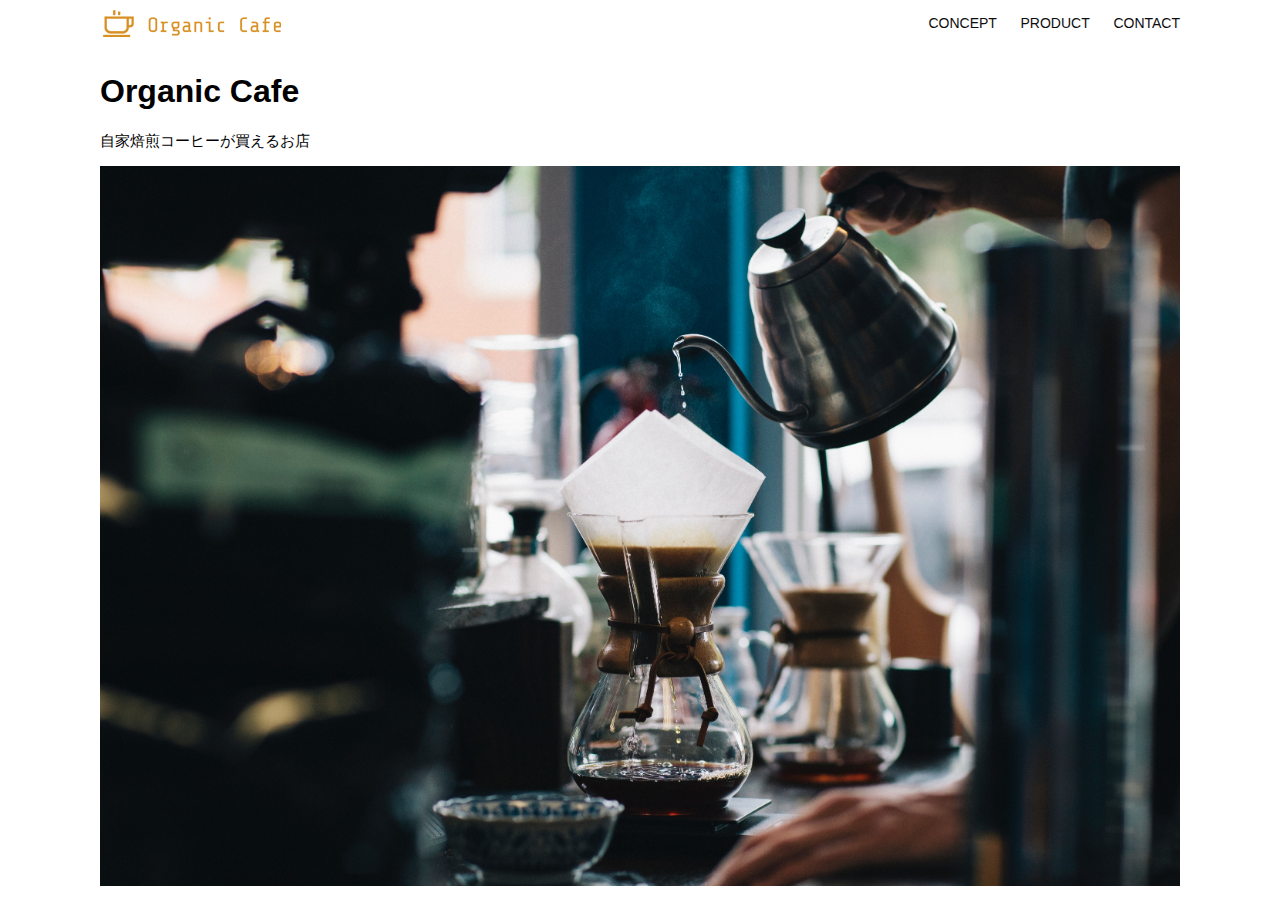
<file: kadai_013/kadai_013/index.html>
<!DOCTYPE html>
<html>
  <head>
    <title>Organic Cafe</title>
    <meta charset="UTF-8" />
    <meta
      name="description"
      content="自家焙煎のコーヒーがお家で楽しめるOrganic Cafe"
    />
    <meta name="viewport" content="width=device-width, initial-scale=1.0" />
    <link rel="stylesheet" href="style.css" />
  </head>
  <body>
    <!-- ヘッダー -->
    <header>
      <!-- ロゴ -->
      <a href="index.html" id="logo"
        ><img src="images/logo.png" alt="トップページに戻る"
      /></a>

      <!-- PC用ナビゲーション -->
      <nav id="nav-pc">
        <a href="index.html#concept">CONCEPT</a>
        <a href="index.html#product">PRODUCT</a>
        <a href="index.html#contact">CONTACT</a>
      </nav>

      <!-- スマホ用メニューボタン-->
        <img id="menu-sp" src="images/button-menu.png" alt="ナビゲーションを開く" onclick="document.getElementById('nav-sp').style.display = 'block'"/>
      
      <!-- スマホ用ナビゲーション -->
      <nav id="nav-sp">
        <img id="close" src="images/button-close.png" alt="ナビゲーションを閉じる" onclick="document.getElementById('nav-sp').style.display = 'none'" />
        <a id="logo-sp" href="index.html" onclick="document.getElementById('nav-sp').style.display = 'none'">
         <img src="images/logo-sp.png" alt="トップページに戻る"></a>
        <a class="menu" href="index.html#concept" onclick="document.getElementById('nav-sp').style.display = 'none'">CONCEPT</a> 
        <a class="menu" href="index.html#product" onclick="document.getElementById('nav-sp').style.display = 'none'">PRODUCT</a>
        <a class="menu" href="index.html#contact" onclick="document.getElementById('nav-sp').style.display = 'none'">CONTACT</a>
      </nav>
    </header>
    
    <main>
      <article>
        <!-- メインビジュアル -->
        <section id="main-visual">
          <div id="main-message">
            <h1>Organic Cafe</h1>
            <p>自家焙煎コーヒーが買えるお店</p>
          </div>
          <img
            src="images/main-image.jpg"
            alt="コーヒーをハンドドリップで淹れる画像"
          />
        </section>
      </article>
    </main>
  </body>
</html>
</file>
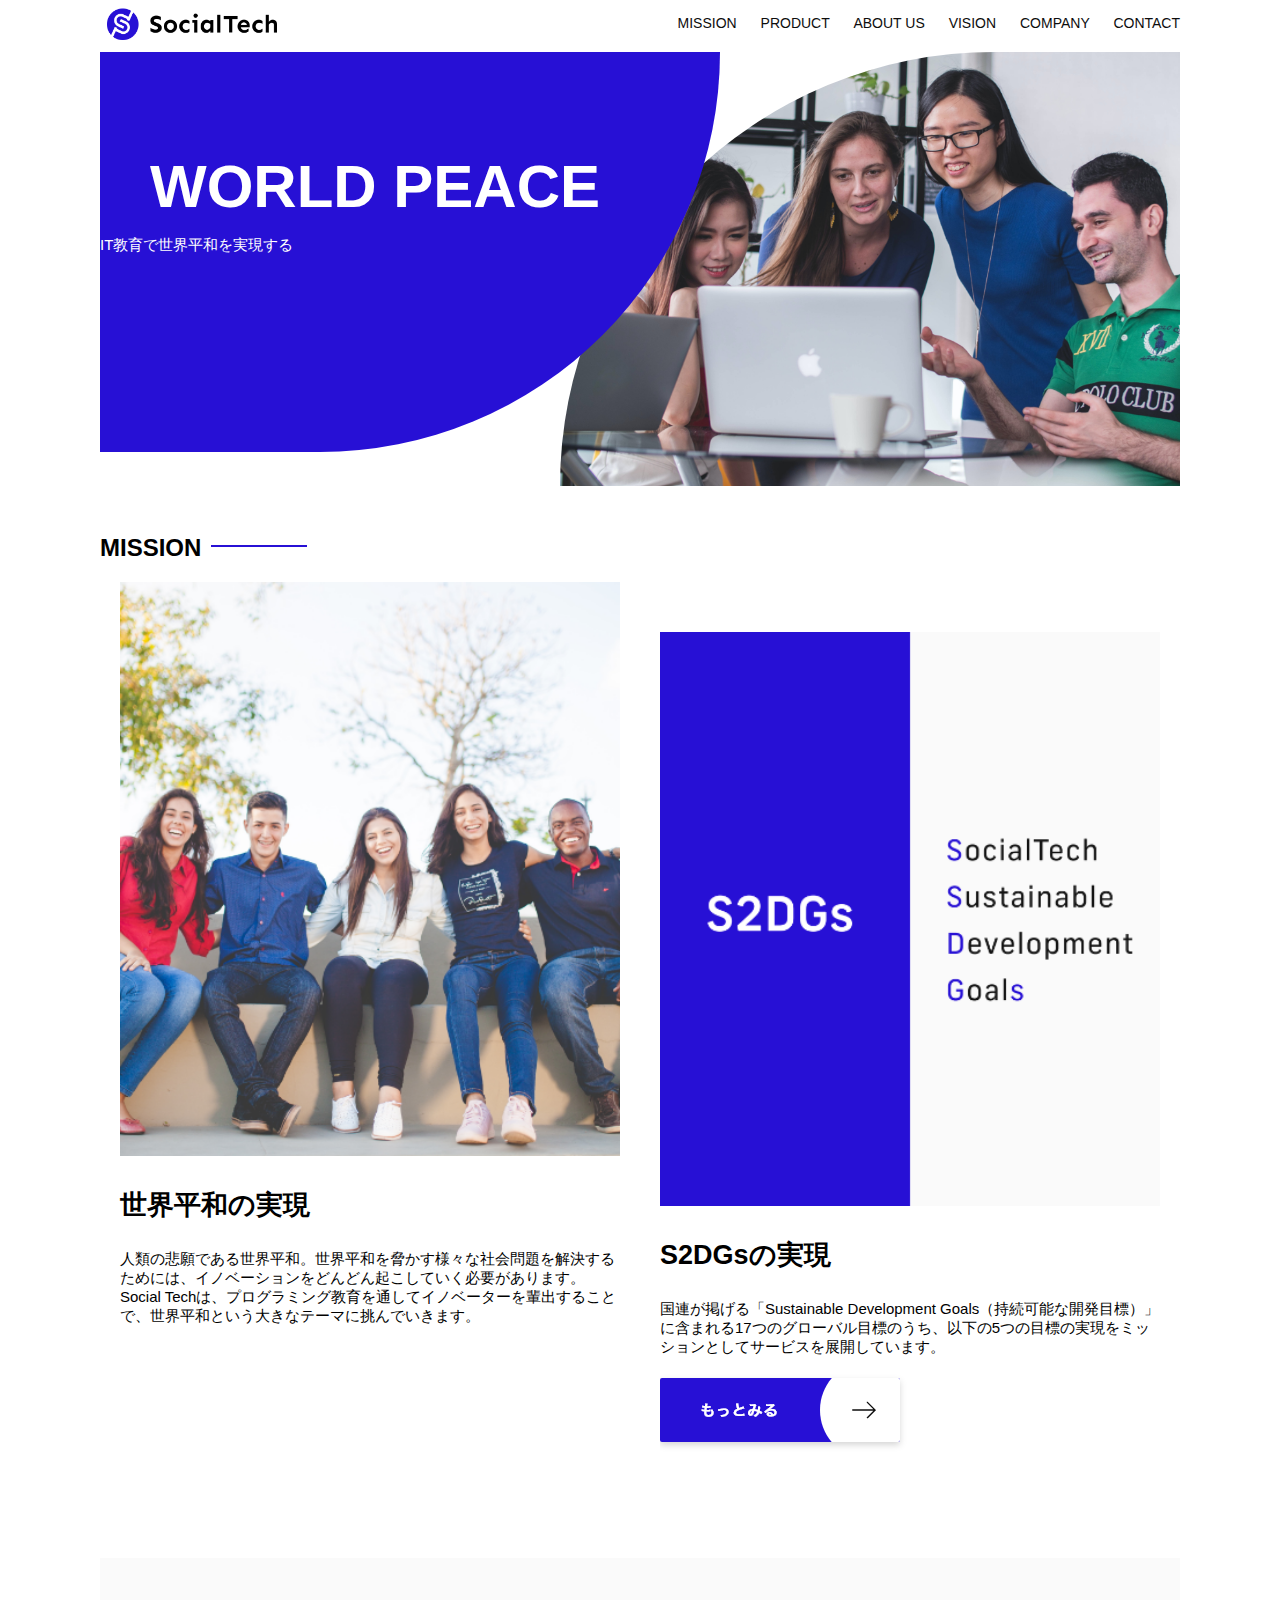
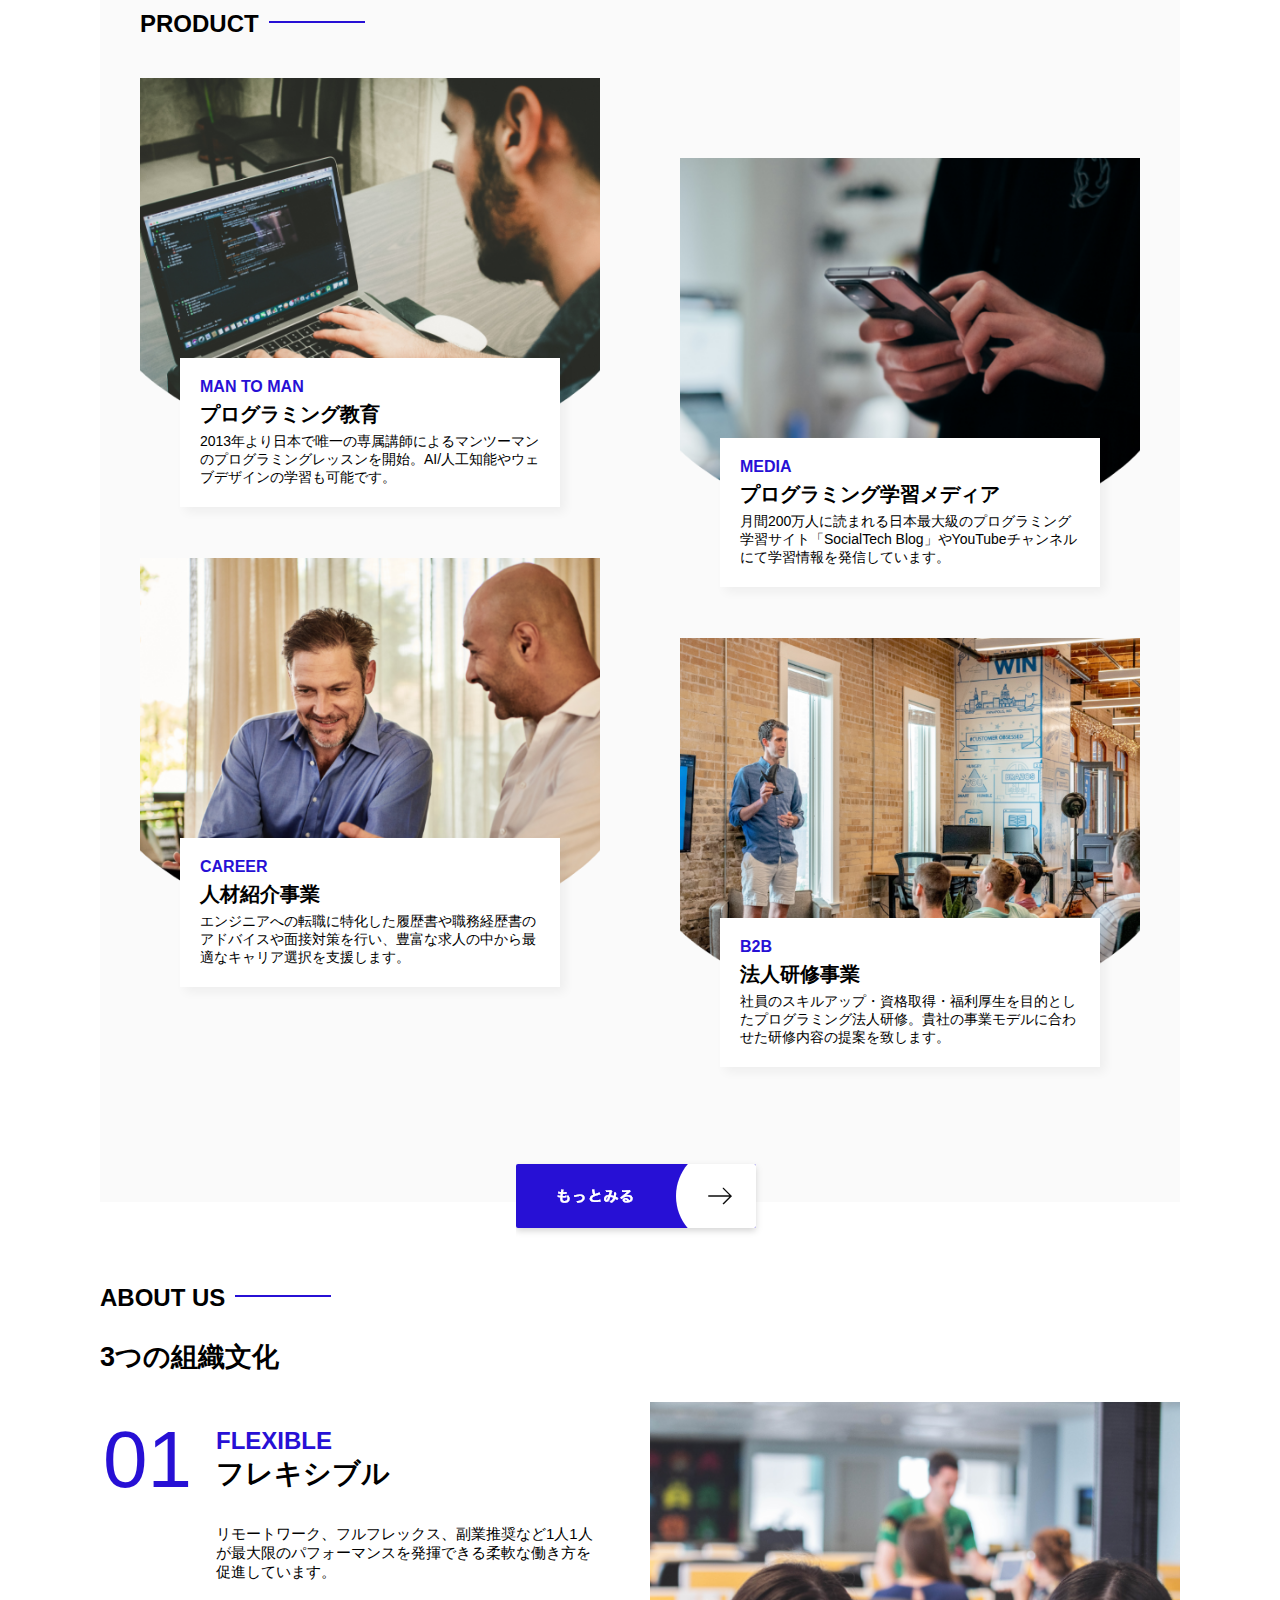
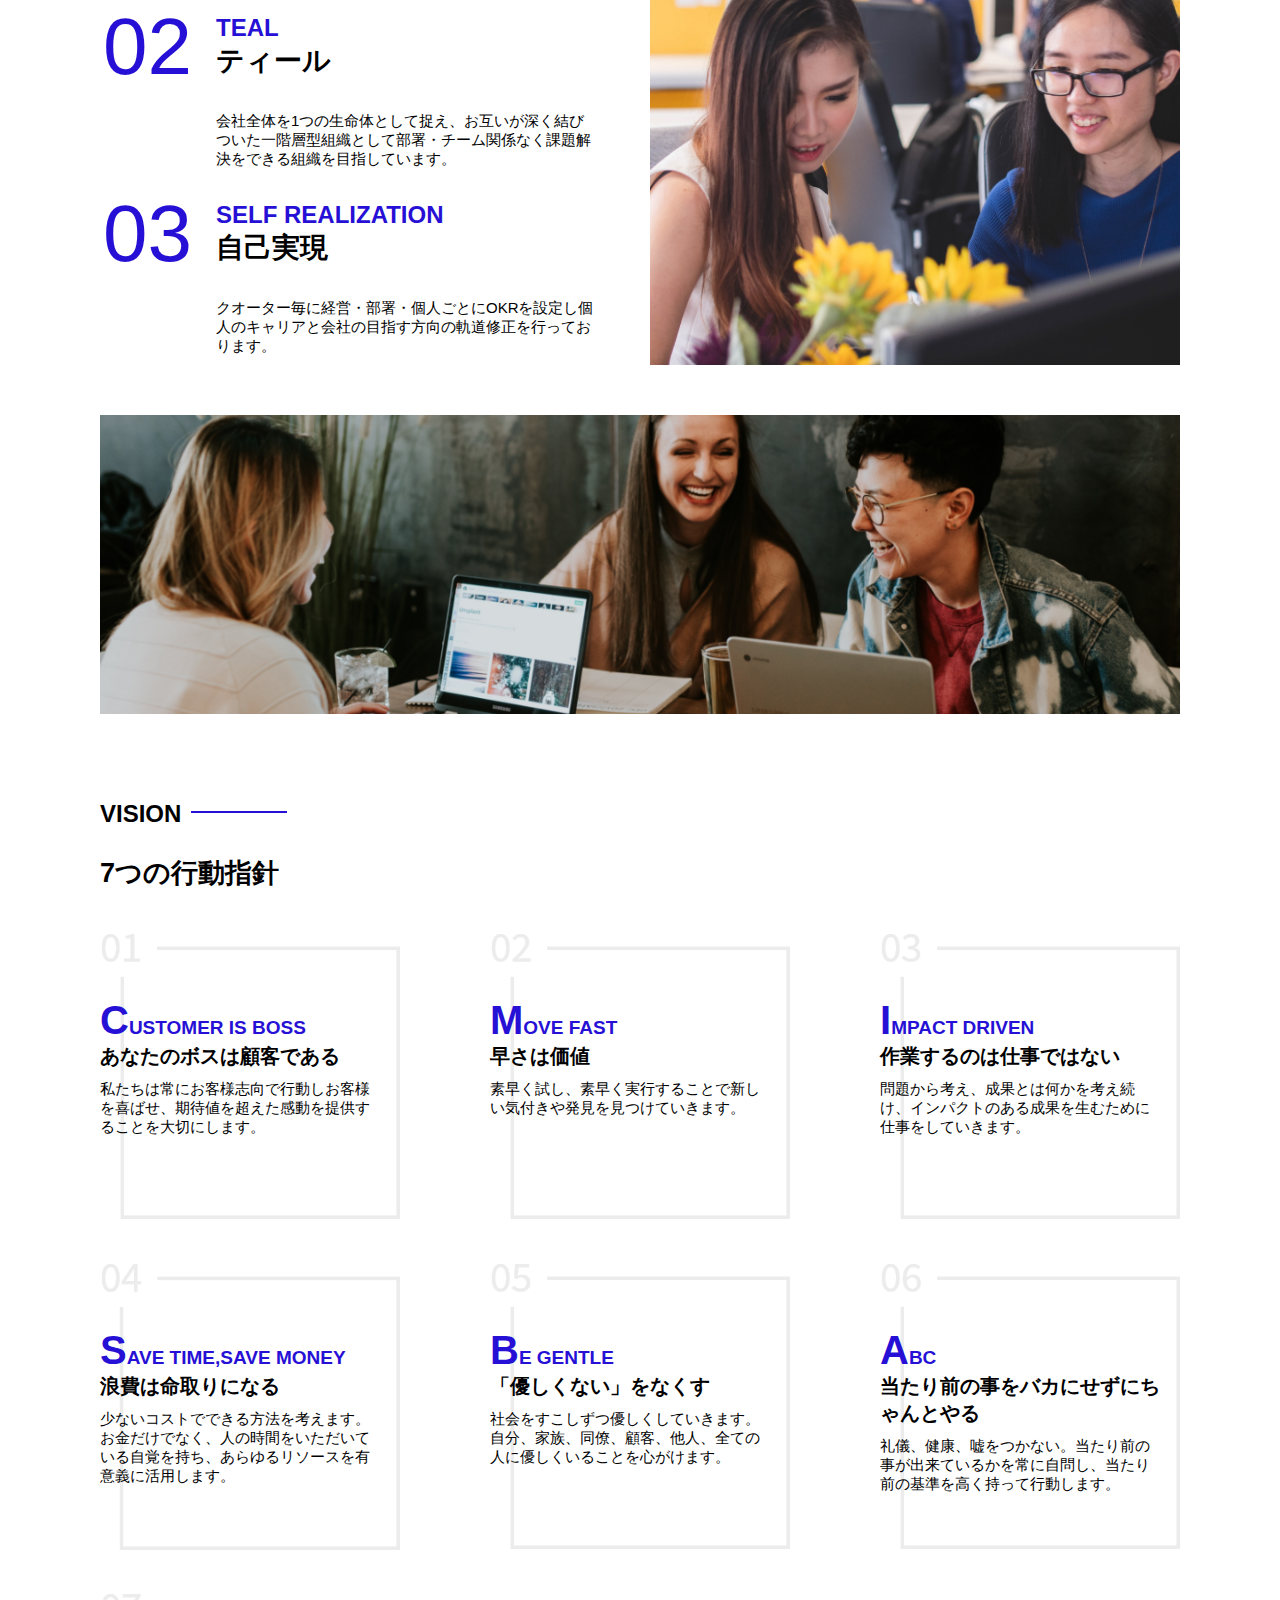
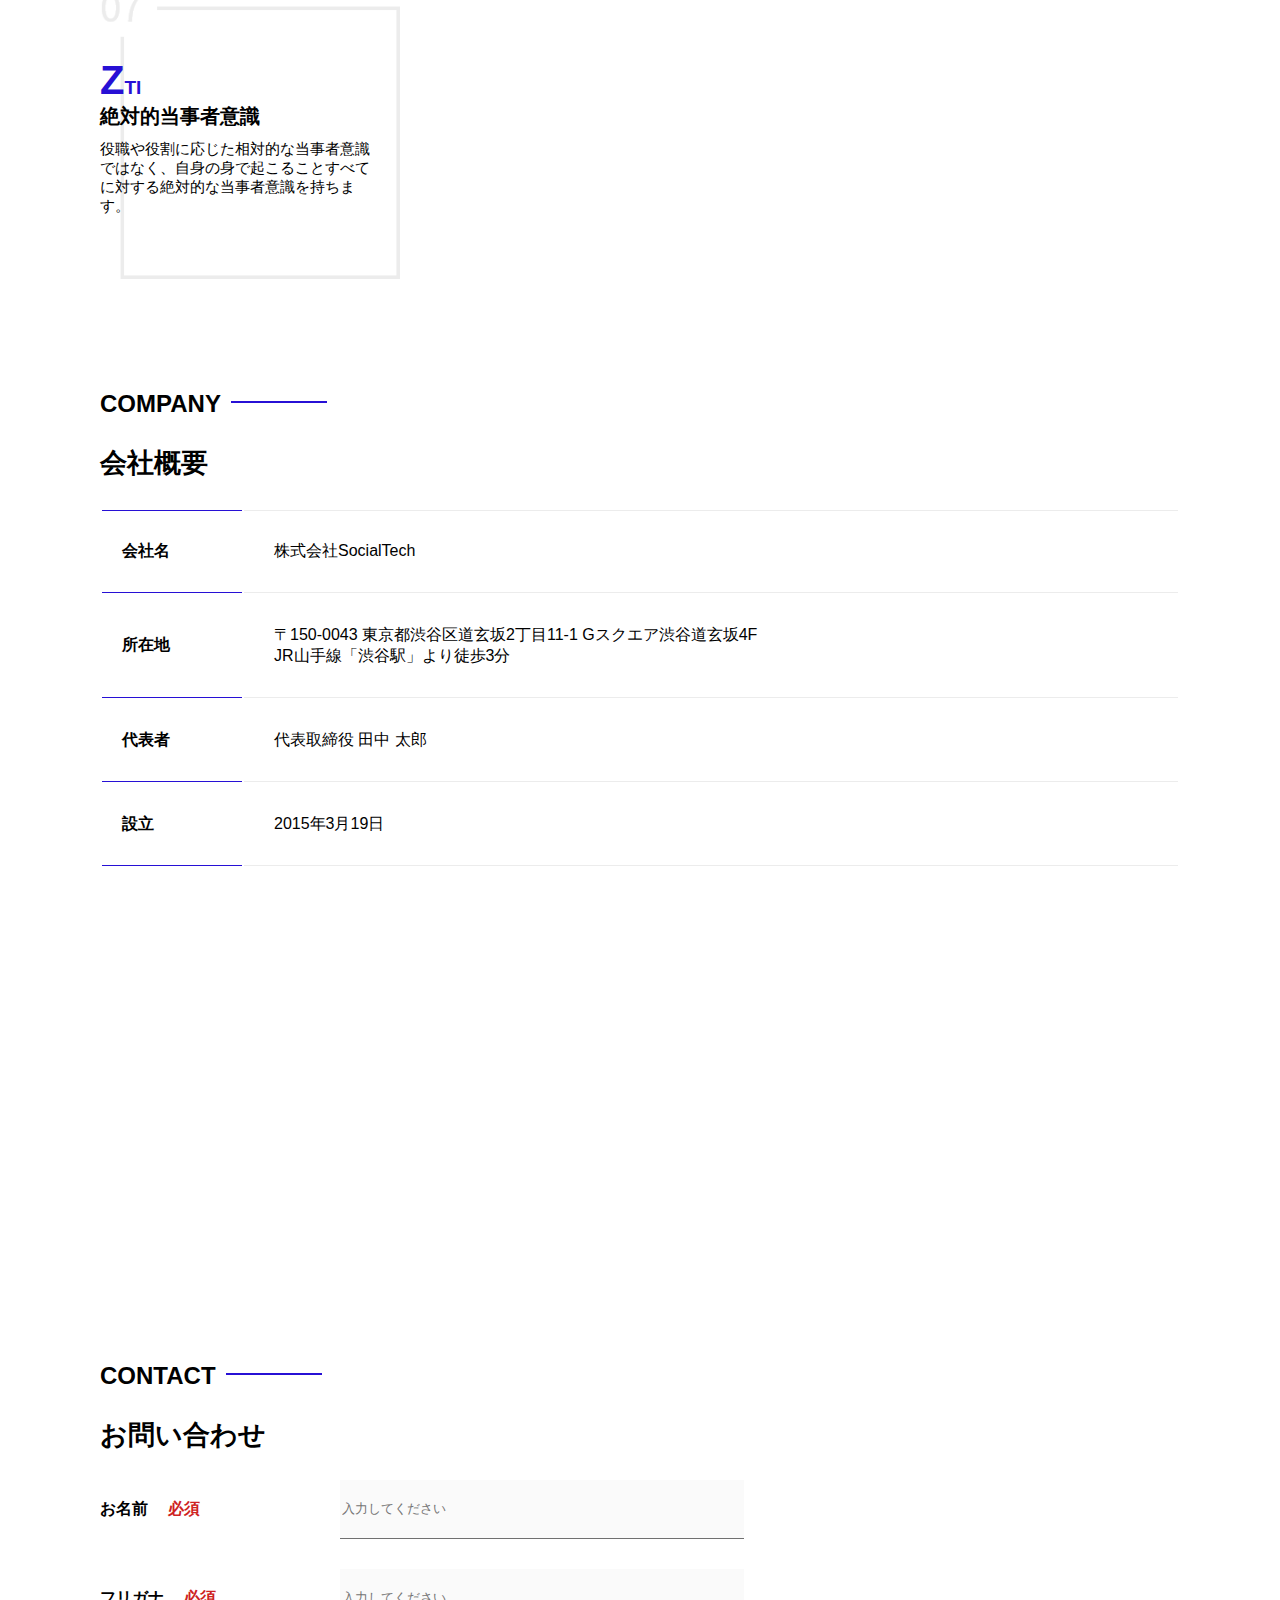
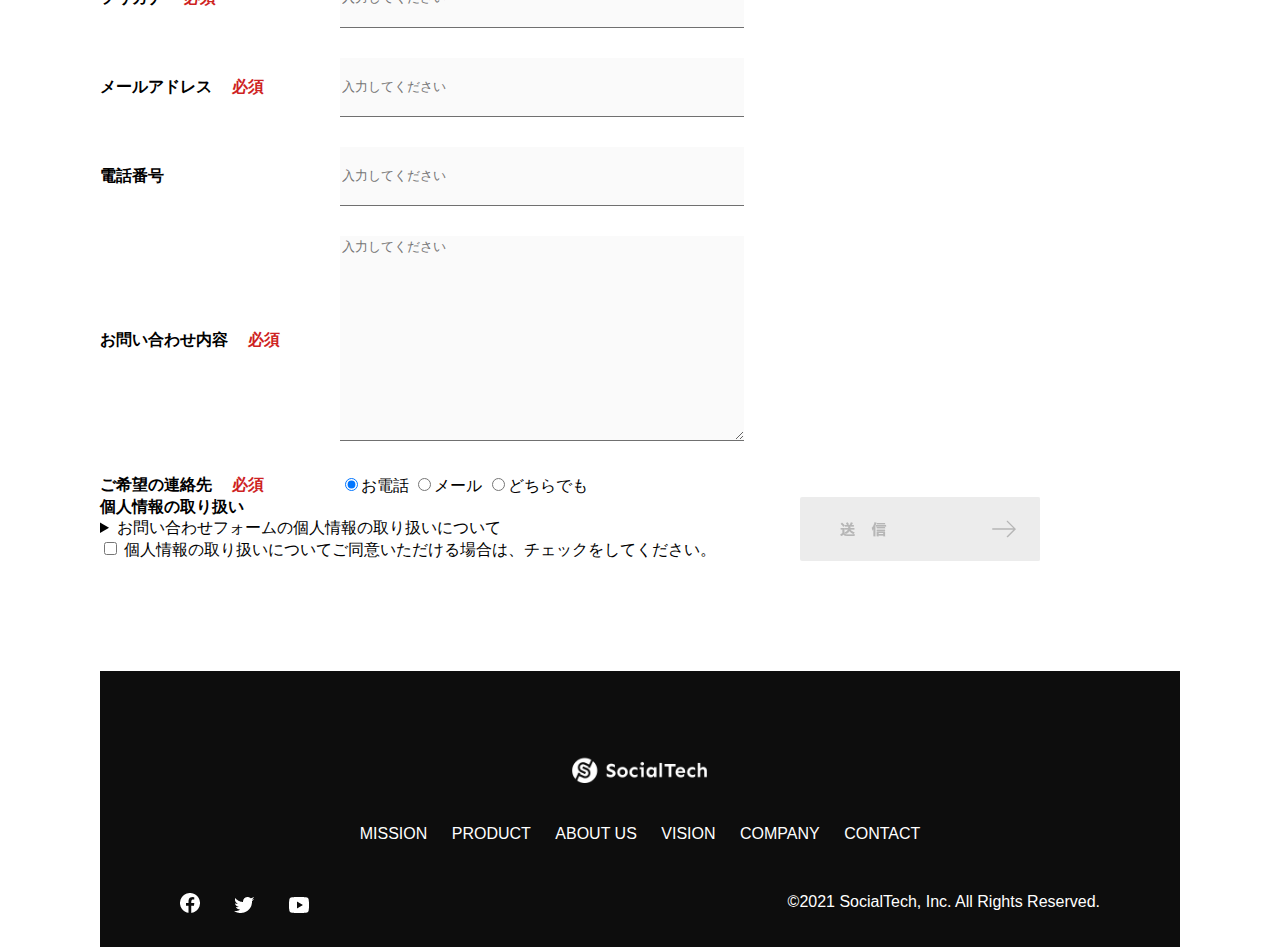
<file: kadai_tutorial_outputkadai_tutorial_output/kadai_tutorial_output/index.html>
<!DOCTYPE html>
<html>

<head>
  <title>SocialTech</title>
  <meta charset="utf-8">
  <meta name="description" content="SocialTeckはEdTeck業界のリーディングカンパニーを目指します。">
  <meta name="viewport" content="width=device-width,initaial-scale=1.0">
  <link rel="stylesheet" href="style.css">
</head>

<body>
  <!-- ヘッダー -->
  <header>
    <!-- ロゴ -->
    <a href="index.html" id="logo"><img src="images/logo.png" alt="トップページに戻る"></a>

    <!-- PC用ナビゲーション -->
    <nav id="nav-pc">
      <a href="mission.html">MISSION</a>
      <a href="product.html">PRODUCT</a>
      <a href="index.html#aboutus">ABOUT US</a>
      <a href="index.html#vision">VISION</a>
      <a href="index.html#company">COMPANY</a>
      <a href="index.html#contact">CONTACT</a>
    </nav>

    <!-- スマホ用メニューボタン-->
     <img id="menu-sp" src="images/button-menu.png" alt="ナビゲーションを開く" onclick="document.getElementById('nav-sp').style.display = 'block'">

     <!-- スマホ用ナビゲーション -->
     <nav id="nav-sp">
      <img id="close" src="images/button-close.png" alt="ナビゲーションを閉じる" onclick="document.getElementById('nav-sp').style.display = 'none'">
      <a id="logo-sp" href="index.html" onclick="document.getElementById('nav-sp').style.display = 'none'"><img src="images/logo-sp.png" alt="トップページに戻る"></a>
      <a class="menu" href="mission.html" onclick="document.getElementById('nav-sp').style.display = 'none'">MISSION</a>
      <a class="menu" href="product.html" onclick="document.getElementById('nav-sp').style.display = 'none'">PRODUCT</a>
      <a class="menu" href="index.html#aboutus" onclick="document.getElementById('nav-sp').style.display = 'none'">ABOUTUS</a>
      <a class="menu" href="index.html#vision" onclick="document.getElementById('nav-sp').style.display = 'none'">VISION</a>
      <a class="menu" href="index.html#company" onclick="document.getElementById('nav-sp').style.display = 'none'">COMPANY</a>
      <a class="menu" href="index.html#contact" onclick="document.getElementById('nav-sp').style.display = 'none'">CONTACT</a>
      <div id="sns">
        <a href="https://www.facebook.com/sejuku2013"><img src="images/button-facebook.png" alt="Facebookのリンク"></a>
        <a href="https://twitter.com/samuraijuku"><img src="images/button-twitter.png" alt="Twitterのリンク"></a>
        <a href="https://www.youtube.com/channel/UCCFOQO5aDK0xXam4cUQXT8g"><img src="images/button-youtube.png" alt="YouTubeのリンク"></a>
      </div>
     </nav>
  </header>
  <main>
    <article>

      <!-- メインビジュアル -->
      <section id="main-visual">
        <div id="main-message">
          <h1>WORLD PEACE</h1>
          <p>IT教育で世界平和を実現する</p>
        </div>
        <img src="images/index/index-main.png" alt="PCの周りに集まる多国籍の仲間たち">"
      </section>

      <!--ミッション-->
      <section id="mission">
        <h2 class="index-h2">MISSION</h2>
        <div id="mission-flex">
          <div>
            <img id="mission-photo" src="images/index/index-mission.png" alt="屋外のベンチで写真を撮影する多国籍の仲間たち">
            <h3>世界平和の実現</h3>
            <p>
              人類の悲願である世界平和。世界平和を脅かす様々な社会問題を解決するためには、イノベーションをどんどん起こしていく必要があります。Social
              Techは、プログラミング教育を通してイノベーターを輩出することで、世界平和という大きなテーマに挑んでいきます。
            </p>
          </div>
          <div>
            <img id="s2dgs" src="images/index/s2dgs.png" alt="S2DGs">
            <h3>S2DGsの実現</h3>
            <p>国連が掲げる「Sustainable Development Goals（持続可能な開発目標）」に含まれる17つのグローバル目標のうち、以下の5つの目標の実現をミッションとしてサービスを展開しています。</p>
            <a href="mission.html">
              <img src="images/button-more.png" alt="もっとみる">
            </a>
          </div>
        </div>
      </section>

      <!-- プロダクト -->
      <section id="product">
        <h2 class="index-h2">PRODUCT</h2>
        <div>
          <div id="product-left">
            <div>
              <img class="product-photo" src="images/index/index-mantoman.png" alt="PCでコードを書く男性">
              <div class="product-explain">
                <span>MAN TO MAN</span>
                <h3>プログラミング教育</h3>
                <p>2013年より日本で唯一の専属講師によるマンツーマンのプログラミングレッスンを開始。AI/人工知能やウェブデザインの学習も可能です。</p>
              </div>
            </div>
            <div>
              <img class="product-photo" src="images/index/index-career.png" alt="笑顔で話し合う2人の男性">
              <div class="product-explain">
                <span>CAREER</span>
                <h3>人材紹介事業</h3>
                <p>エンジニアへの転職に特化した履歴書や職務経歴書のアドバイスや面接対策を行い、豊富な求人の中から最適なキャリア選択を支援します。</p>
              </div>
            </div>
          </div>


          <div id="product-right">
            <div>
              <img class="product-photo" src="images/index/index-media.png" alt="スマートフォンを操作する人">
              <div class="product-explain">
                <span>MEDIA</span>
                <h3>プログラミング学習メディア</h3>
                <p>月間200万人に読まれる日本最大級のプログラミング学習サイト「SocialTech Blog」やYouTubeチャンネルにて学習情報を発信しています。</p>
              </div>
            </div>
            <div>
              <img class="product-photo" src="images/index/index-b2b.png" alt="講演中の男性とそれを聴く人々">
              <div class="product-explain">
                <span>B2B</span>
                <h3>法人研修事業</h3>
                <p>社員のスキルアップ・資格取得・福利厚生を目的としたプログラミング法人研修。貴社の事業モデルに合わせた研修内容の提案を致します。</p>
              </div>
            </div>
          </div>
        </div>
        <div>
          <a id="product-more" href="product.html">
            <img src="images/button-more.png" alt="もっとみる">
          </a>
        </div>
      </section>

      <!--ABOUT US-->
      <section id="aboutus">
        <h2 class="index-h2">ABOUT US</h2>
        <h3>3つの組織文化</h3>
        <div>
          <table class="culture-table">
            <tr>
              <td>
                <span class="culture-num">01</span>
              </td>
              <td>
                <span class="culture-en">FLEXIBLE</span>
                <span class="culture-jp">フレキシブル</span>
              </td>
            </tr>
            <tr>
              <td>
                <!--空のセル-->
              </td>
              <td>
                <p class="culture-description">
                  リモートワーク、フルフレックス、副業推奨など1人1人が最大限のパフォーマンスを発揮できる柔軟な働き方を促進しています。
                </p>
              </td>
            </tr>
            <tr>
              <td>
                <span class="culture-num">02</span>
              </td>
              <td>
                <span class="culture-en">TEAL</span>
                <span class="culture-jp">ティール</span>
              </td>
            </tr>
            <tr>
              <td>
                <!--空のセル-->
              </td>
              <td>
                <p class="culture-description">
                  会社全体を1つの生命体として捉え、お互いが深く結びついた一階層型組織として部署・チーム関係なく課題解決をできる組織を目指しています。
                </p>
              </td>
            </tr>
            <tr>
              <td>
                <span class="culture-num">03</span>
              </td>
              <td>
                <span class="culture-en">SELF REALIZATION</span>
                <span class="culture-jp">自己実現</span>
              </td>
            </tr>
            <tr>
              <td>
                <!--空のセル-->
              </td>
              <td>
                <p class="culture-description">
                  クオーター毎に経営・部署・個人ごとにOKRを設定し個人のキャリアと会社の目指す方向の軌道修正を行っております。
                </p>
              </td>
            </tr>
          </table>
          <img class="culture-img" src="images/index/index-aboutus1.png" alt="笑顔で話し合2人の女性">
        </div>
        <img class="culture-img2" src="images/index/index-aboutus2.png" alt="笑顔で話し合う３人の男女">
      </section>

      <!-- VISION -->
      <section id="vision">
        <h2 class="index-h2">VISION</h2>
        <h3>7つの行動指針</h3>
        <div>
          <div class="vision-box">
            <img src="images/index/vision-01.png" alt="01">
            <span>
              <h4>CUSTOMER IS BOSS</h4>
              <h5>あなたのボスは顧客である</h5>
              <p>私たちは常にお客様志向で行動しお客様を喜ばせ、期待値を超えた感動を提供することを大切にします。</p>

            </span>
          </div>

          <div class="vision-box">
            <img src="images/index/vision-02.png" alt="02">
            <span>
              <h4>MOVE FAST</h4>
              <h5>早さは価値</h5>
              <p>素早く試し、素早く実行することで新しい気付きや発見を見つけていきます。</p>
            </span>
          </div>

          <div class="vision-box">
            <img src="images/index/vision-03.png" alt="03">
            <span>
              <h4>IMPACT DRIVEN</h4>
              <h5>作業するのは仕事ではない</h5>
              <p>問題から考え、成果とは何かを考え続け、インパクトのある成果を生むために仕事をしていきます。</p>
            </span>
          </div>

          <div class="vision-box">
            <img src="images/index//vision-04.png" alt="04">
            <span>
              <h4>SAVE TIME,SAVE MONEY</h4>
              <h5>浪費は命取りになる</h5>
              <p>少ないコストでできる方法を考えます。お金だけでなく、人の時間をいただいている自覚を持ち、あらゆるリソースを有意義に活用します。</p>
            </span>
          </div>

          <div class="vision-box">
            <img src="images/index/vision-05.png" alt="05">
            <span>
              <h4>BE GENTLE</h4>
              <h5>「優しくない」をなくす</h5>
              <p>社会をすこしずつ優しくしていきます。自分、家族、同僚、顧客、他人、全ての人に優しくいることを心がけます。</p>
            </span>
          </div>

          <div class="vision-box">
            <img src="images/index/vision-06.png" alt="06">
            <span>
              <h4>ABC</h4>
              <h5>当たり前の事をバカにせずにちゃんとやる</h5>
              <p>礼儀、健康、嘘をつかない。当たり前の事が出来ているかを常に自問し、当たり前の基準を高く持って行動します。</p>
            </span>
          </div>

          <div class="vision-box">
            <img src="images/index/vision-07.png" alt="07">
            <span>
              <h4>ZTI</h4>
              <h5>絶対的当事者意識</h5>
              <p>役職や役割に応じた相対的な当事者意識ではなく、自身の身で起こることすべてに対する絶対的な当事者意識を持ちます。</p>
            </span>
          </div>
        </div>
      </section>

      <!-- COMPANY -->
      <section id="company">
        <h2 class="index-h2">COMPANY</h2>
        <h3>会社概要</h3>
        <table id="company-table">
          <tr>
            <th class="tableheader-first">会社名</th>
            <td class="cell-first">株式会社SocialTech</td>
          </tr>
          <tr>
            <th class="tableheader">所在地</th>
            <td class="cell">〒150-0043 東京都渋谷区道玄坂2丁目11-1 Gスクエア渋谷道玄坂4F<br>JR山手線「渋谷駅」より徒歩3分</td>
          </tr>
          <tr>
            <th class="tableheader">代表者</th>
            <td class="cell">代表取締役 田中 太郎</td>
          </tr>
          <tr>
            <th class="tableheader">設立</th>
            <td class="cell">2015年3月19日</td>
          </tr>
        </table>
        <iframe
          src="https://www.google.com/maps/embed?pb=!1m18!1m12!1m3!1d3241.7759544892483!2d139.69399665123464!3d35.65789123876098!2m3!1f0!2f0!3f0!3m2!1i1024!2i768!4f13.1!3m3!1m2!1s0x60188caa0042e8d1%3A0xba130bea826a7aa2!2z44CSMTUwLTAwNDMg5p2x5Lqs6YO95riL6LC35Yy66YGT546E5Z2C77yS5LiB55uu77yR77yR4oiS77yR!5e0!3m2!1sja!2sjp!4v1636872991912!5m2!1sja!2sjp"
          style="border:0;" allowfullscreen="" loading="lazy">
        </iframe>
      </section>

      <!--お問い合わせフォーム-->
      <section id="contact">
        <h2 class="index-h2">CONTACT</h2>
        <h3>お問い合わせ</h3>

        <!-- STATIC FORMSのフォームタグ-->
        <form action="https://api.staticforms.xyz/submit" method="post">
          <input type="text" name="honeypot" style="display:none">
          <!--STATIC FORMSのアクセスキー -->
          <input type="hidden" name="accessKey" value="27a9dd47-fd0c-4cb6-bc6f-2431bd12555b">
          <!-- メールのタイトル -->
          <input type="hidden" name="subject" value="お問い合わせフォーム" />
          <!-- 送信先のメールアドレスをvalueに設定する -->
          <input type="hidden" name="replyTo" value="ota.naoko14@gmail.com">
          <!-- redirecToのURLは公開後のURLへリンクする-->
          <input type="hidden" name="redirectTo" value="">
              
          <div>
            <div class="contact-heading">
              <label class="contact-label">お名前<span class="contact-span">必須</span></label>
            </div>
            <div>
              <input type="text" name="name" placeholder="入力してください" class="contact-textbox">
            </div>
          </div>
          <div>
            <div class="contact-heading">
              <label class="contact-label">フリガナ<span class="contact-span">必須</span></label>
            </div>
            <div>
              <input type="text" name="hurigana" placeholder="入力してください" class="contact-textbox">
            </div>
          </div>
          <div>
            <div class="contact-heading">
              <label class="contact-label">メールアドレス<span class="contact-span">必須</span></label>
            </div>
            <div>
              <input type="text" name="email" placeholder="入力してください" class="contact-textbox">
            </div>
          </div>
          <div>
            <div class="contact-heading">
              <label class="contact-label">電話番号</label>
            </div>
            <div>
              <input type="text" name="tel" placeholder="入力してください" class="contact-textbox">
            </div>
          </div>
          <div>
            <div class="contact-heading">
              <label class="contact-label">お問い合わせ内容<span class="contact-span">必須</span></label>
            </div>
            <div>
              <textarea class="contact-textarea" placeholder="入力してください" name="message"></textarea>
            </div>
          </div>
          <div>
            <div class="contact-heading">
              <label class="contact-label">ご希望の連絡先<span class="contact-span">必須</span></label>
            </div>
            <div>
              <input class="radiobutton" type="radio" value="tel" name="contact" checked><label>お電話</label>
              <input class="radiobutton" type="radio" value="mail" name="contact"><label>メール</label>
              <input class="radiobutton" type="radio" value="both" name="contact"><label>どちらでも</label>
            </div>

            <div>
              <div class="contact-heading">
                <label class="contact-label">個人情報の取り扱い</label>
              </div>
              <div>
                <details>
                  <summary>お問い合わせフォームの個人情報の取り扱いについて</summary>
                  <div>
                    <span>1.組織の名称又は氏名</span><br>
                    株式会社SocialTech<br><br>
                    <span>２．個人情報保護管理者（若しくはその代理人）の氏名又は職名、所属及び連絡先
                      鈴木 一郎 コーポレート部</span><br>
                    メールアドレス:support@socialtech.net<br>
                    TEL:03-xxxx-xxxx<br>
                    <span>３．個人情報の利用目的</span><br>
                    ・本サービス及び本サービスに関連する情報の提供又はそれらに関する連絡のため<br>
                    ・ユーザーの本人確認のため<br>
                    ・当社サービスのご案内のため<br>
                    ・当社の商品等の広告または宣伝（電子メールによるものを含むものとします。）<br><br>
                    <span>４．個人情報の取り扱い業務の委託</span><br>
                    個人情報の取扱業務の全部または一部を外部に業務委託する場合があります。<br>
                    その際、弊社は、個人情報を適切に保護できる管理体制を敷き実行していることを条件として<br>
                    委託先を厳選したうえで、機密保持契約を委託先と締結し、お客様の個人情報を厳密に管理させます。<br><br>
                    <span>５．個人情報の開示等の請求</span><br>
                    お客様は、弊社に対してご自身の個人情報の開示等（利用目的の通知、開示、内容の訂正・追加・削除、利用の停止または消去、第三者への提供の停止）に関して、当社問合わせ窓口に申し出ることができます。<br>
                    その際、弊社はお客様ご本人を確認させていただいたうえで、合理的な期間内に対応いたします。<br><br>
                    なお、個人情報に関する弊社問合わせ先は、次の通りです。<br><br>
                    株式会社SocialTech 個人情報問合せ窓口<br>
                    〒150-0043 東京都渋谷区道玄坂2丁目11-1 Ｇスクエア渋谷道玄坂 4F<br>
                    メールアドレス:support@socialtech.net TEL:03-xxxx-xxxx<br><br>
                    <span>６．個人情報を提供されることの任意性について</span><br><br>
                    お客様がご自身の個人情報を弊社に提供されるか否かは、お客様のご判断によりますが、もしご提供されない場合には、適切なサービスが提供できない場合がありますので予めご了承ください。
                  </div>
                </details>
                <input type="checkbox" name="agree">
                <span>個人情報の取り扱いについてご同意いただける場合は、チェックをしてください。</span>
              </div>
            </div>
            <input type="image" src="images/button-submit.png" alt="送信する">
        </form>
      </section>
    </article>
    <footer>
      <div id="footer-logo">
        <img src="images/logo-sp.png" alt="SocialTech">
      </div>
       <div id="footer-link">
        <a href="mission.html">MISSION</a>
        <a href="product.html">PRODUCT</a>
        <a href="index.html#aboutus">ABOUT US</a>
        <a href="index.html#vision">VISION</a>
        <a href="index.html#company">COMPANY</a>
        <a href="index.html#contact">CONTACT</a>
       </div>
        <div id="sns-footer">
          <a href="https://www.facebook.com/sejuku2013"><img src="images/button-facebook.png" alt="Facebookのリンク"></a>
          <a href="https://twitter.com/samuraijuku"><img src="images/button-twitter.png" alt="Twitterのリンク"></a>
          <a href="https://www.youtube.com/channel/UCCFOQO5aDK0xXam4cUQXT8g"><img src="images/button-youtube.png" alt="YouTubeのリンク"></a>
          <span id="copyright">&copy;2021 SocialTech, Inc. All Rights Reserved. </span>
       </div>
    </footer>
  </main>
</body>

</html>
</file>
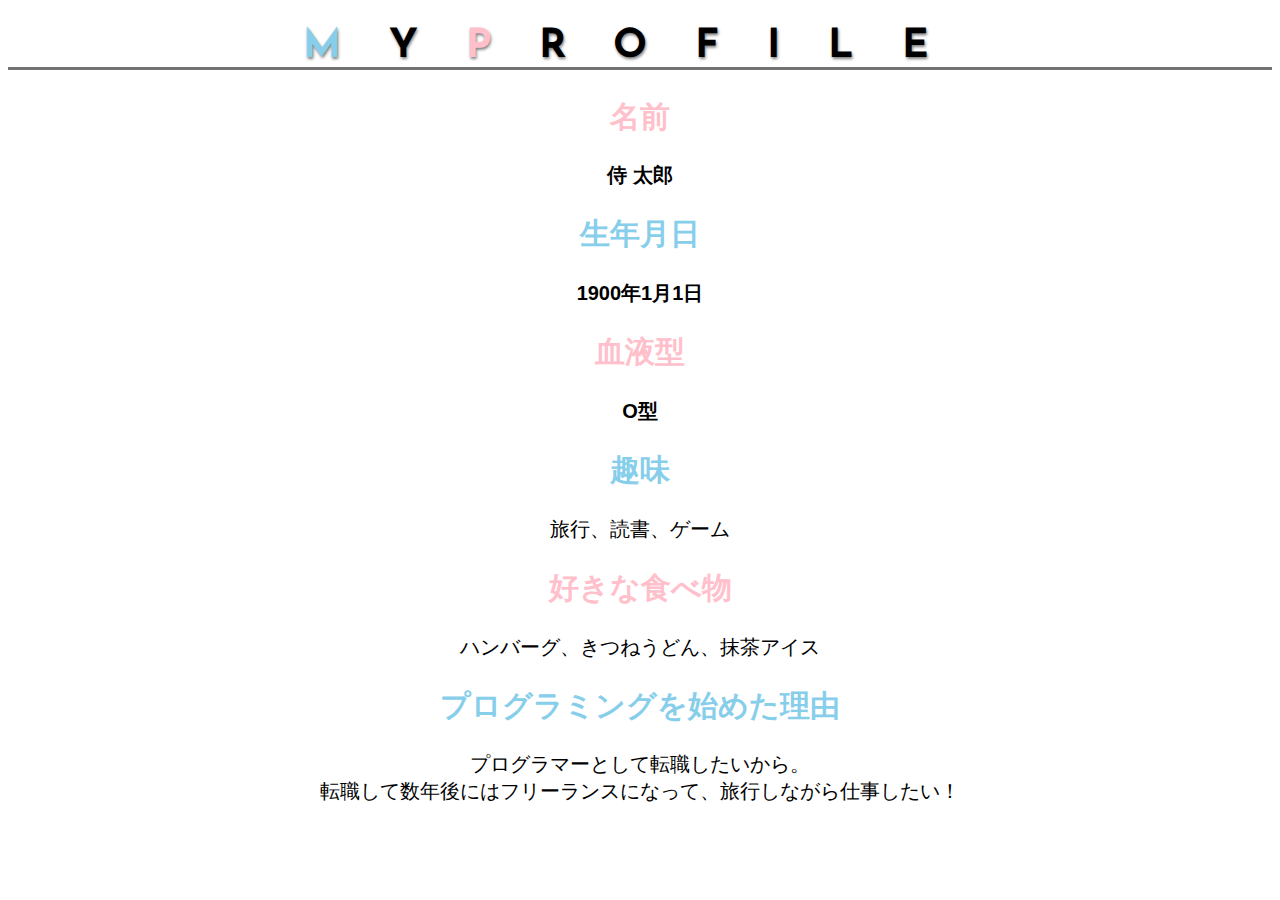
<file: kadai_014/kadai_014.html>
<!DOCTYPE html>
<html>

<head>
  <title>14章課題</title>
  <meta name="description" content="このページは14章課題です">
  <meta charset="utf-8">
  <link rel="stylesheet" href="style.css">
  <link rel="preconnect" href="https://fonts.googleapis.com">
  <link rel="preconnect" href="https://fonts.gstatic.com" crossorigin>
  <link
    href="https://fonts.googleapis.com/css2?family=Josefin+Sans:ital,wght@0,100;1,100;1,700&family=Noto+Sans+JP&display=swap"
    rel="stylesheet">

</head>

<body>
  <h1><span style="color: skyblue;">M</span>Y<span style="color: pink;">P</span>ROFILE</h1>
  <div id="basic">
    <h2 class="text-pink">名前</h2>
    <p>侍 太郎</p>
    <h2 class="text-skyblue">生年月日</h2>
    <p>1900年1月1日</p>
    <h2 class="text-pink">血液型</h2>
    <p>O型</p>
  </div>

  <h2 class="text-skyblue">趣味</h2>
  <p>旅行、読書、ゲーム</p>
  <h2 class="text-pink">好きな食べ物</h2>
  <p>ハンバーグ、きつねうどん、抹茶アイス</p>
  <h2 class="text-skyblue">プログラミングを始めた理由</h2>
  <p>プログラマーとして転職したいから。<br>転職して数年後にはフリーランスになって、旅行しながら仕事したい！</p>
</body>

</html>
</file>
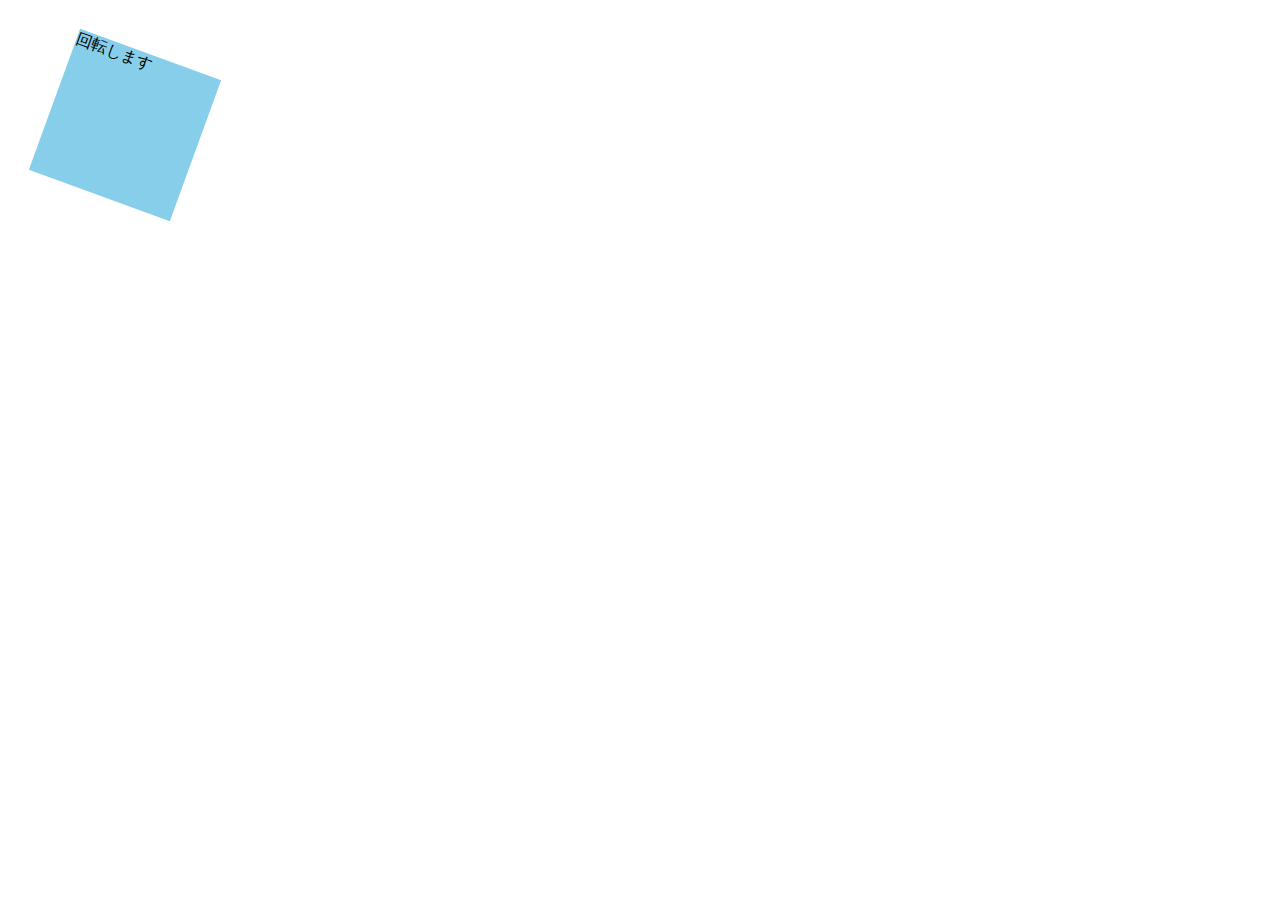
<file: kadai_mdn_css/mdn.html>
<!DOCTYPE html>
<html>

<head>
    <style>
        div {
            position: absolute;
            left: 50px;
            top: 50px;
            width: 150px;
            height: 150px;
            background-color: skyblue;
            transform: rotate(20deg);
        }
    </style>
</head>

<body>
    <div>
        回転します
    </div>
</body>

</html>
</file>
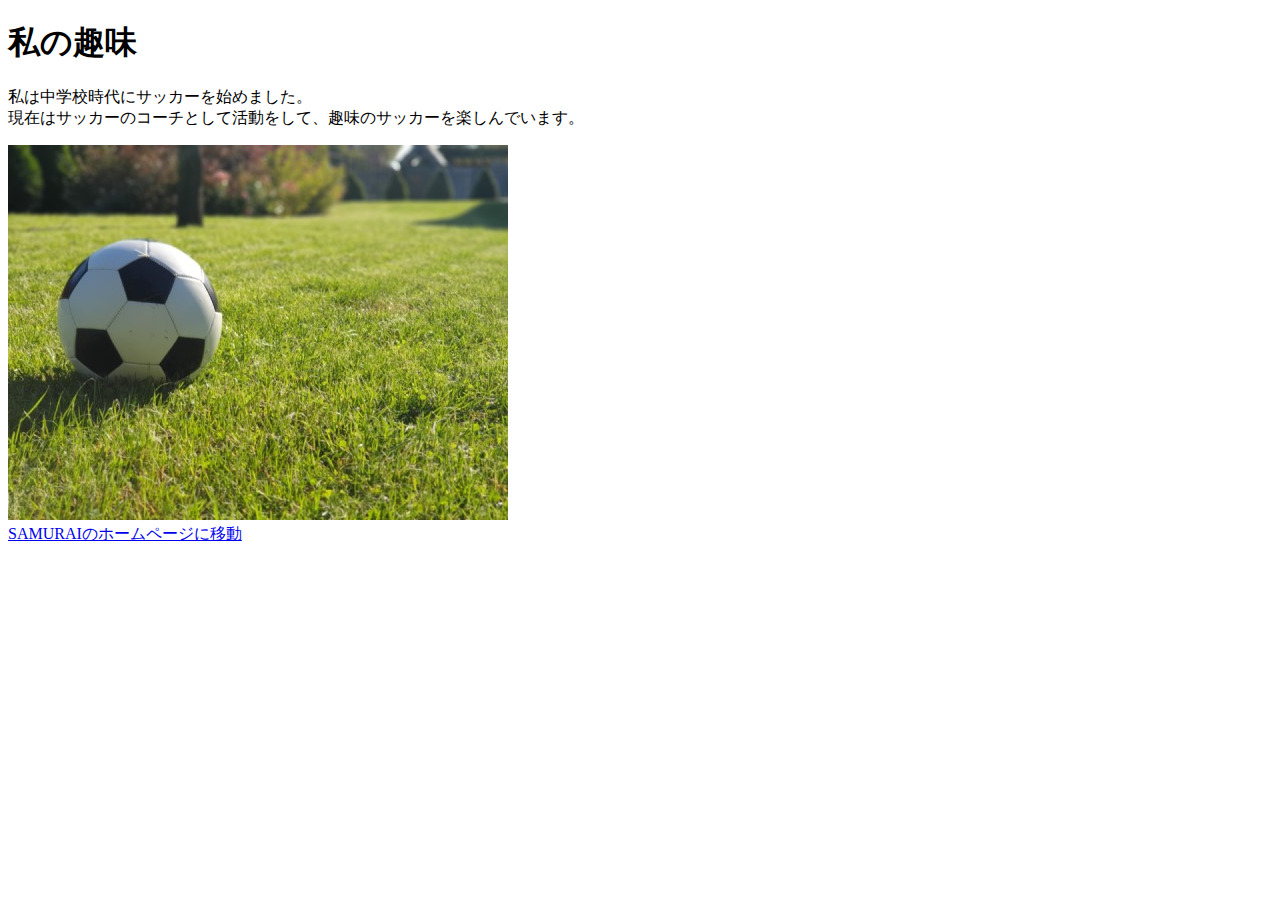
<file: kadai_005/html/kadai_005.html>
<!DOCTYPE html>
<html>
 <head>
  <title>5章課題</title>
  <meta name="description" content="このページは5章の課題です">
   <meta charset="utf-8">
 </head> 
 <body>
  <h1>私の趣味</h1>
  <p>私は中学校時代にサッカーを始めました。<br>現在はサッカーのコーチとして活動をして、趣味のサッカーを楽しんでいます。</p>
  <img src="../images/sample.jpg"><br>
  <a href="https://twitter.com/samuraijuku">SAMURAIのホームページに移動</a>
 </body>
</html>
</file>
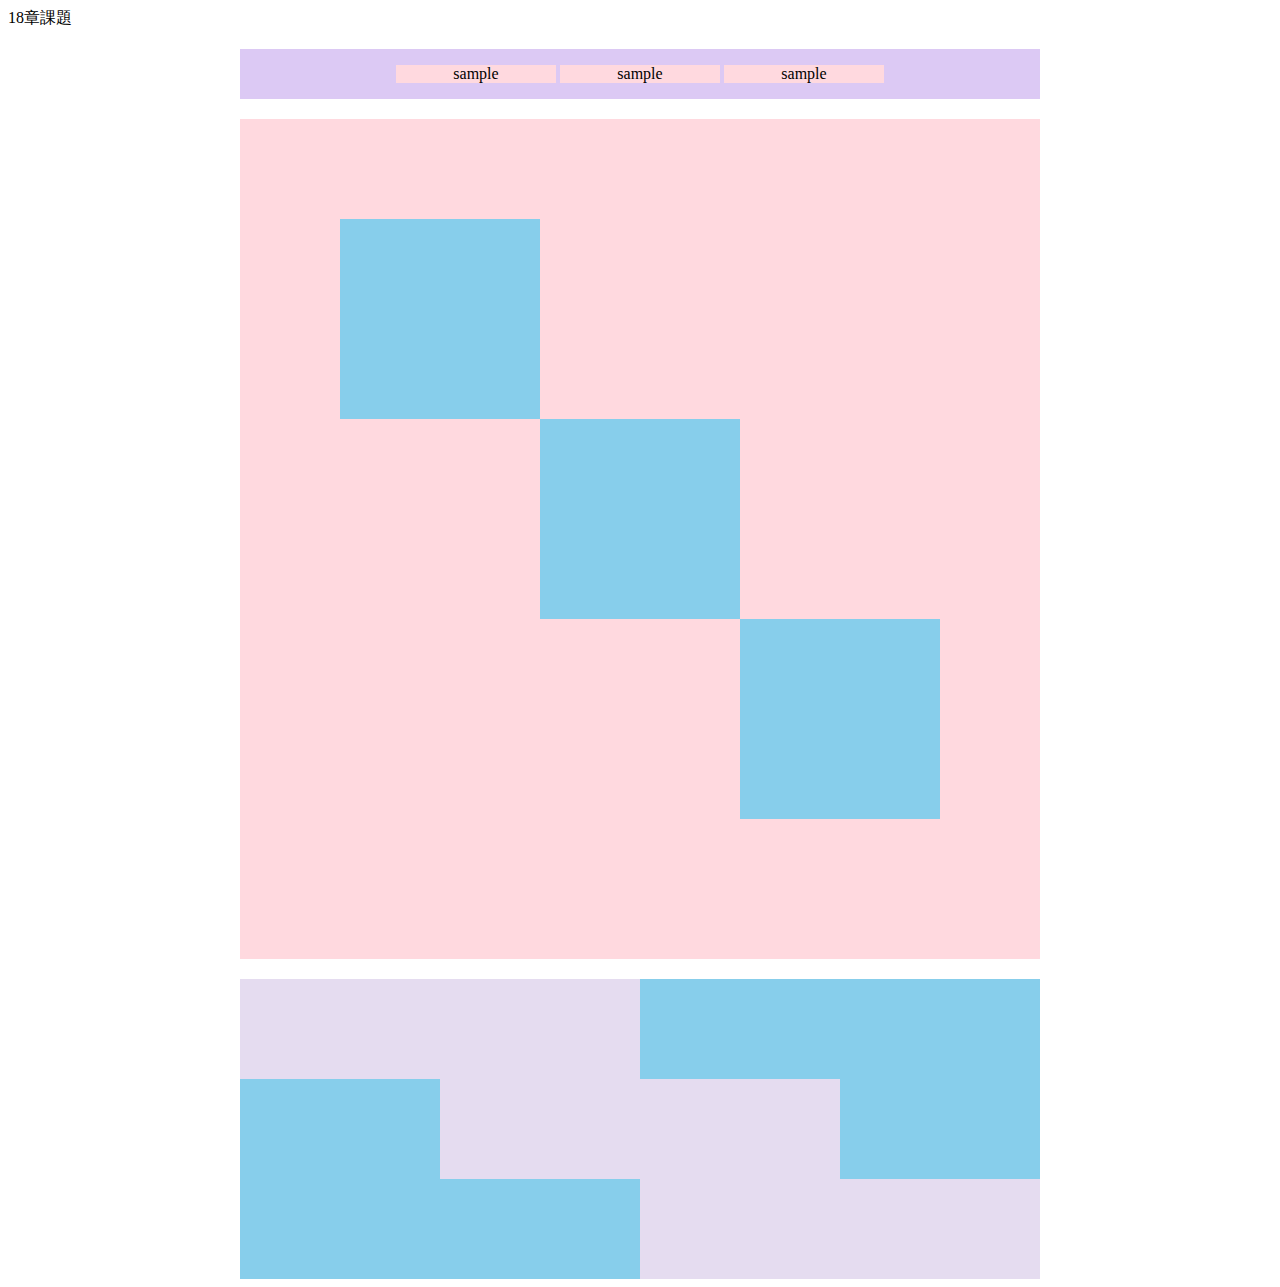
<file: kadai_018/kadai_018/kadai_018.html>
<!DOCTYPE html>
<html>
  <head>
    <table>18章課題</table>
    <meta name="description" content="このページは18章の課題です">
    <meta charset="utf-8">
    <link rel="stylesheet" href="style.css">
  </head>
  <body>
    <div id="top">
      <p class="top-child">sample</p>
      <p class="top-child">sample</p>
      <p class="top-child">sample</p>
    </div>

    <div id="middle">
      <div id="middle-child01"></div>
      <div id="middle-child02"></div>
      <div id="middle-child03"></div>
    </div>

    <div id="bottom">
      <div id="bottom-child01"></div>
      <div id="bottom-child02"></div>
      <div id="bottom-child03"></div>
    
  </body>
</html>
</file>
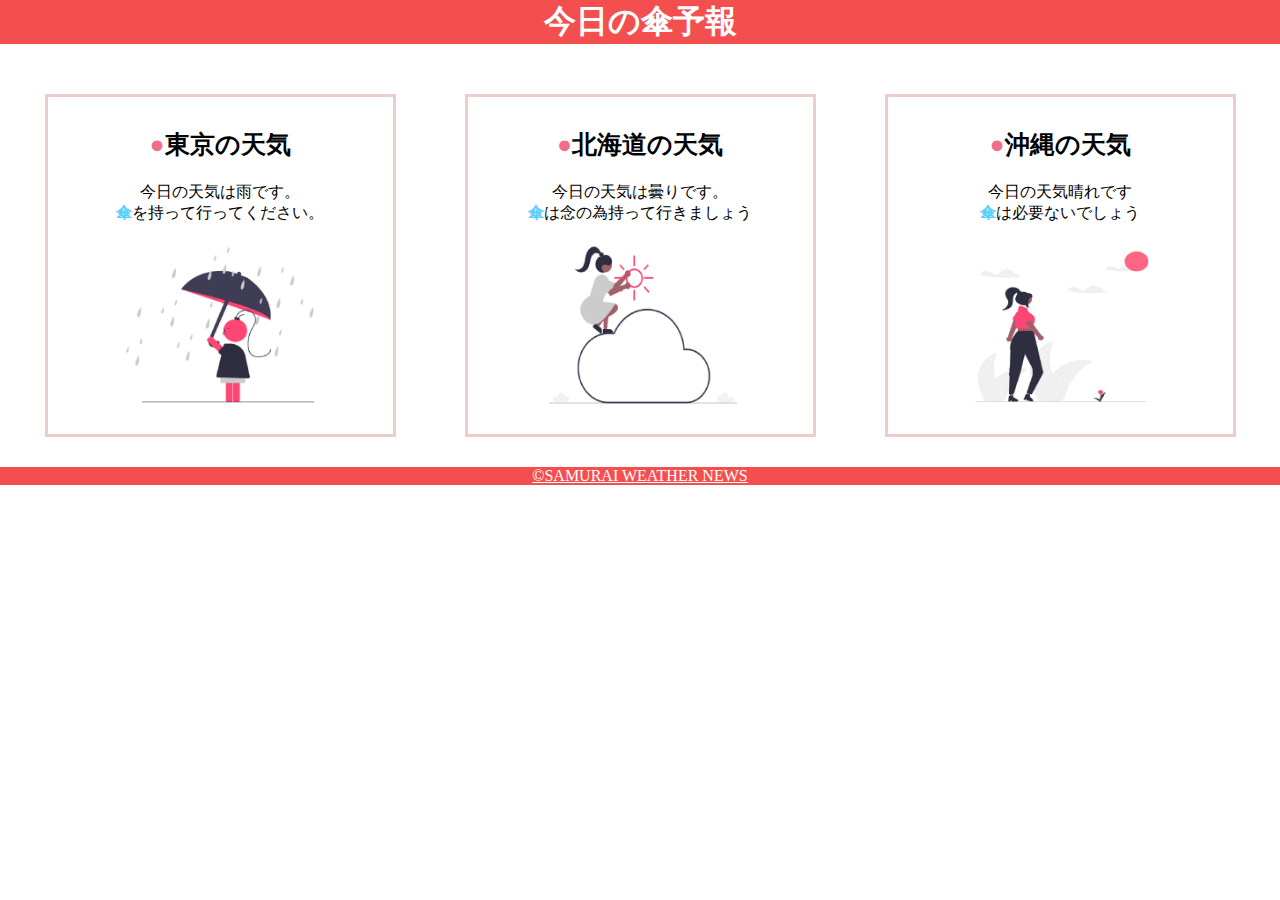
<file: kadai_022/kadai_022/kadai_022.html>
<!DOCTYPE html>
<html>

<head>
  <title>22章課題</title>
  <meta name="description" content="このページは22章の課題です">
  <meta charset="utf-8">
  <meta name="viewport" content="width=device-width, initial-scale=1.0">
  <link rel="stylesheet" href="style.css">
</head>

<body>
  <header>
    <h1>今日の傘予報</h1>
  </header>

  <main>
    <div id="parent">
      <div class="contents">
        <h2>東京の天気</h2>
        <p>今日の天気は雨です。</p>
        <p>傘を持って行ってください。</p>
        <img src="images/rainy.png">
      </div>
      <div class="contents">
        <h2>北海道の天気</h2>
        <p>今日の天気は曇りです。</p>
        <p>傘は念の為持って行きましょう</p>
        <img src="images/cloudy.png">
      </div>
      <div class="contents">
        <h2>沖縄の天気</h2>
        <p>今日の天気晴れです</p>
        <p>傘は必要ないでしょう</p>
        <img src="images/sunny.png">
      </div>
    </div>
  </main>

  <footer>
    <a href="https://www.sejuku.net/corp/">&copy;SAMURAI WEATHER NEWS</a>
  </footer>

</body>

</html>
</file>
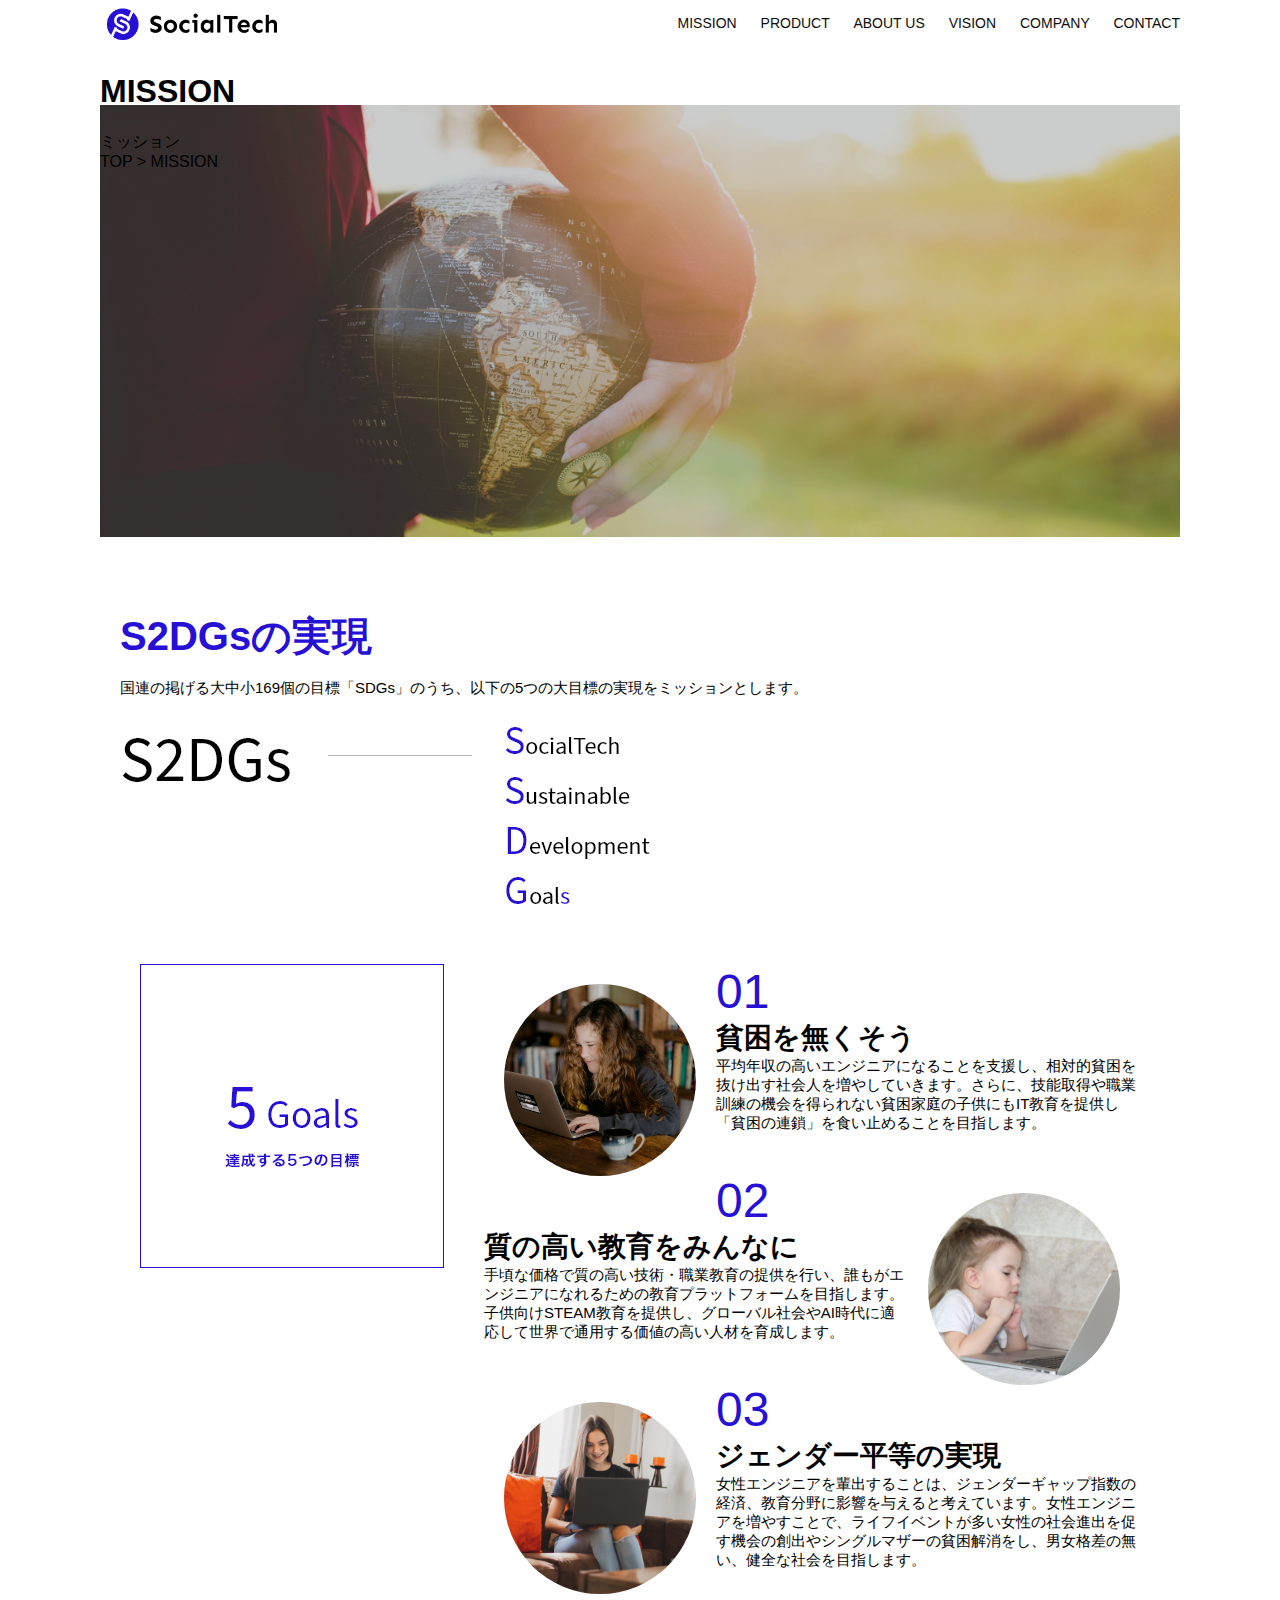
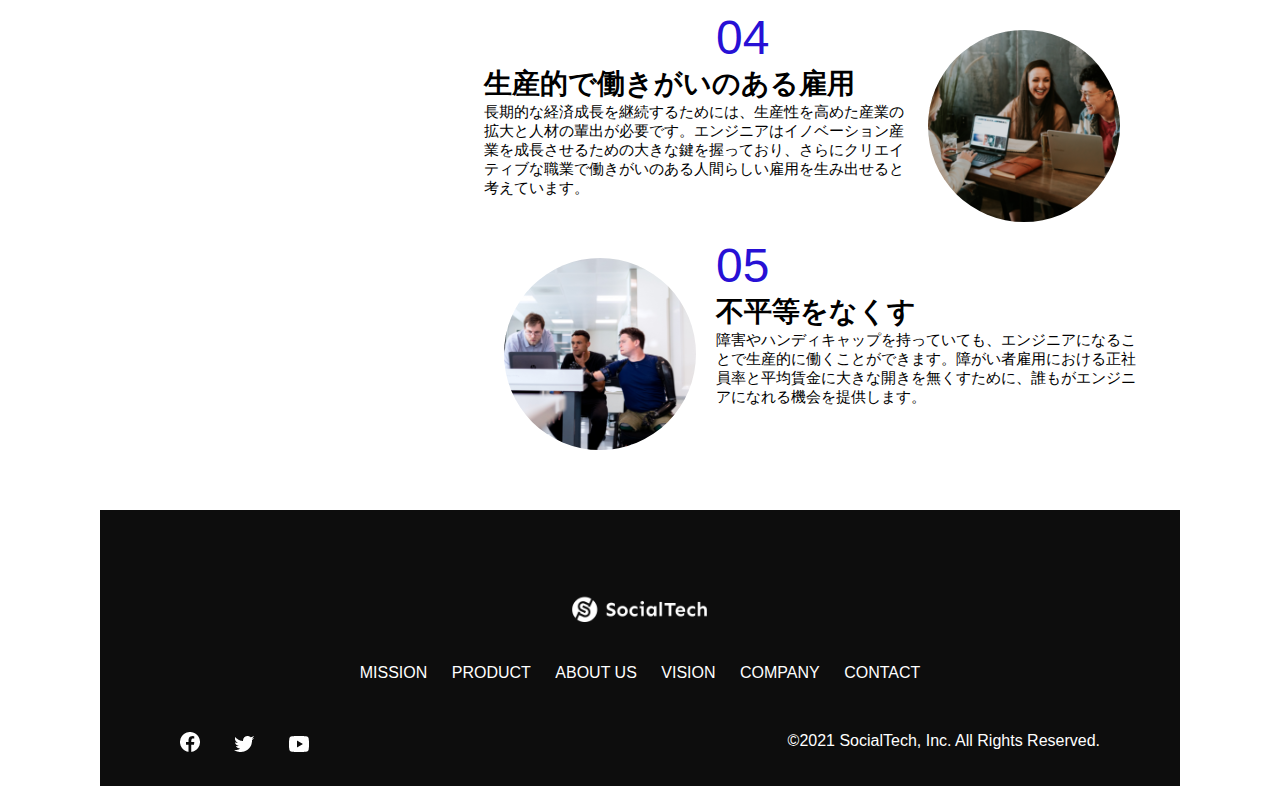
<file: kadai_tutorial_outputkadai_tutorial_output/kadai_tutorial_output/mission.html>
<!DOCTYPE html>
<html>
  <head>
    <title>SocialTech - MISSION ミッション -</title>
    <meta charset="utf-8">
    <meta name="description" content="SocialTechが目指す5つの目標（S2DGs）を紹介します">
    <meta name="viewport" content="width=device-width,initial-scale=1.0">
    <link rel="stylesheet" href="style.css">
  </head>

  <body>
    <!--ヘッダー-->
    <header>
      <!--ロゴ-->
      <a href="index.html" id="logo"><img src="images/logo.png" alt="トップページに戻る"></a>

      <!--PC用ナビゲーション-->
      <nav id="nav-pc">
        <a href="mission.html">MISSION</a>
        <a href="product.html">PRODUCT</a>
        <a href="index.html#aboutus">ABOUT US</a>  
        <a href="index.html#vision">VISION</a>    
        <a href="index.html#company">COMPANY</a>
        <a href="index.html#contact">CONTACT</a>
      </nav>

      <!--スマホ用メニューボタン-->
      <img id="menu-sp" src="images/button-menu.png" alt="ナビゲーションを開く" onclick="document.getElementById('nav-sp').style.display = 'block'">

      <!--スマホ用ナビゲーション-->
      <nav id="nav-sp">
        <img id="close" src="images/button-close.png" alt="ナビゲーションを閉じる" onclick="document.getElementById(nav-sp).style.display = 'none'">
        <a id="logo-sp" href="index.html" onclick="document.getElementById('nav-sp').style.display = 'none'">
          <img src="images/logo-sp.png" alt="トップページに戻る"> </a>
        <a class="menu" href="mission.html" onclick="document.getElementById('nav-sp').style.display = 'none'">MISSION</a>
        <a class="menu" href="product.html" onclick="document.getElementById('nav-sp').style.display = 'none'">PRODUCT</a>
        <a class="menu" href="index.html#aboutus" onclick="document.getElementById('nav-sp').style.display = 'none'">ABOUT US</a>
        <a class="menu" href="index.html#vision" onclick="document.getElementById('nav-sp').style.display = 'none'">VISION</a>
        <a class="menu" href="index.html#company" onclick="document.getElementById('nav-sp').style.display = 'none'">COMPANY</a>
        <a class="menu" href="index.html#contact" onclick="document.getElementById('nav-sp').style.display = 'none'">CONTACT</a>
        <div id="sns">
          <a href="https://www.facebook.com/sejuku2013"><img src="images/button-facebook.png" alt="Facebookのリンク"></a>
          <a href="https://twitter.com/samuraijuku"><img src="images/button-twitter.png" alt="Twitterのリンク"></a>
          <a href="https://www.youtube.com/channel/UCCFOQO5aDK0xXam4cUQXT8g"><img src="images/button-youtube.png" alt="YouTubeのリンク"></a>
        </div>
      </nav>
    </header>

    <main>
      <article>
        <section id="mission-main">
          <div id="mission title">
            <h1>MISSION</h1>
            <span>ミッション</span>
            <div>TOP > MISSION</div>          
          </div>
        </section>
        <section id="mission-s2dgs">
          <h2 class="mission-h2">S2DGsの実現</h2>
          <p>国連の掲げる大中小169個の目標「SDGs」のうち、以下の5つの大目標の実現をミッションとします。 </p>
          <img src="images/mission/mission-s2dgs.png" alt="S2DGs">
        </section>
        <section id="mission-5goals">
          <div>
            <img id="s2dgs-image" src="images/mission/mission-5goals.png" alt="5Goals">
          </div>
          <div>
            <div>
              <img class="fivegoals-image-left" src="images/mission/mission-5goals01.png" alt="PCを操作する女の子">
              <span class="fivegoals-number">01</span>
              <h3 class="fivegoals-h3">貧困を無くそう</h3>
              <p class="fivegoals-p">
                平均年収の高いエンジニアになることを支援し、相対的貧困を抜け出す社会人を増やしていきます。さらに、技能取得や職業訓練の機会を得られない貧困家庭の子供にもIT教育を提供し「貧困の連鎖」を食い止めることを目指します。
              </p>
            </div>
  
            <div>
              <img class="fivegoals-image-right" src="images/mission/mission-5goals02.png" alt="PCを見つめる小さい女の子">
              <span class="fivegoals-number">02</span>
              <h3 class="fivegoals-h3">質の高い教育をみんなに</h3>
              <p class="fivegoals-p">
                手頃な価格で質の高い技術・職業教育の提供を行い、誰もがエンジニアになれるための教育プラットフォームを目指します。子供向けSTEAM教育を提供し、グローバル社会やAI時代に適応して世界で通用する価値の高い人材を育成します。
              </p>
            </div>
  
            <div>
              <img class="fivegoals-image-left" src="images/mission/mission-5goals03.png" alt="PCを操作する女性">
              <span class="fivegoals-number">03</span>
              <h3 class="fivegoals-h3">ジェンダー平等の実現</h3>
              <p class="fivegoals-p">
                女性エンジニアを輩出することは、ジェンダーギャップ指数の経済、教育分野に影響を与えると考えています。女性エンジニアを増やすことで、ライフイベントが多い女性の社会進出を促す機会の創出やシングルマザーの貧困解消をし、男女格差の無い、健全な社会を目指します。
              </p>
            </div>
    
            <div>
              <img class="fivegoals-image-right" src="images/mission/mission-5goals04.png" alt="笑顔で話し合う3人の男女">
              <span class="fivegoals-number">04</span>
              <h3 class="fivegoals-h3">生産的で働きがいのある雇用</h3>
              <p class="fivegoals-p">
                長期的な経済成長を継続するためには、生産性を高めた産業の拡大と人材の輩出が必要です。エンジニアはイノベーション産業を成長させるための大きな鍵を握っており、さらにクリエイティブな職業で働きがいのある人間らしい雇用を生み出せると考えています。
              </p>
            </div>
    
            <div>
              <img class="fivegoals-image-left" src="images/mission/mission-5goals05.png" alt="障害を持つ男性が生き生きと働く様子">
              <span class="fivegoals-number">05</span>
              <h3 class="fivegoals-h3">不平等をなくす</h3>
              <p class="fivegoals-p">
                障害やハンディキャップを持っていても、エンジニアになることで生産的に働くことができます。障がい者雇用における正社員率と平均賃金に大きな開きを無くすために、誰もがエンジニアになれる機会を提供します。
              </p>
            </div>
          </div>
        </section>
        
      </article>
      <footer>
        <div id="footer-logo">
          <img src="images/logo-sp.png" alt="SocialTech">
        </div>
        
        </div>
        <div id="footer-link">
          <a href="mission.html">MISSION</a>
          <a href="product.html">PRODUCT</a>
          <a href="index.html#aboutus">ABOUT US</a>
          <a href="index.html#vision">VISION</a>
          <a href="index.html#company">COMPANY</a>
          <a href="index.html#contact">CONTACT</a>
        </div>
        <div id="sns-footer">
          <a href="https://www.facebook.com/sejuku2013"><img src="images/button-facebook.png" alt="Facebookのリンク"></a>
          <a href="https://twitter.com/samuraijuku"><img src="images/button-twitter.png" alt="Twitterのリンク"></a>
          <a href="https://www.youtube.com/channel/UCCFOQO5aDK0xXam4cUQXT8g"><img src="images/button-youtube.png" alt="YouTubeのリンク"></a>
          <span id="copyright">&copy;2021 SocialTech, Inc. All Rights Reserved.</span>
        </div>
      </footer>

    </main>
  </body>
</html>
</file>
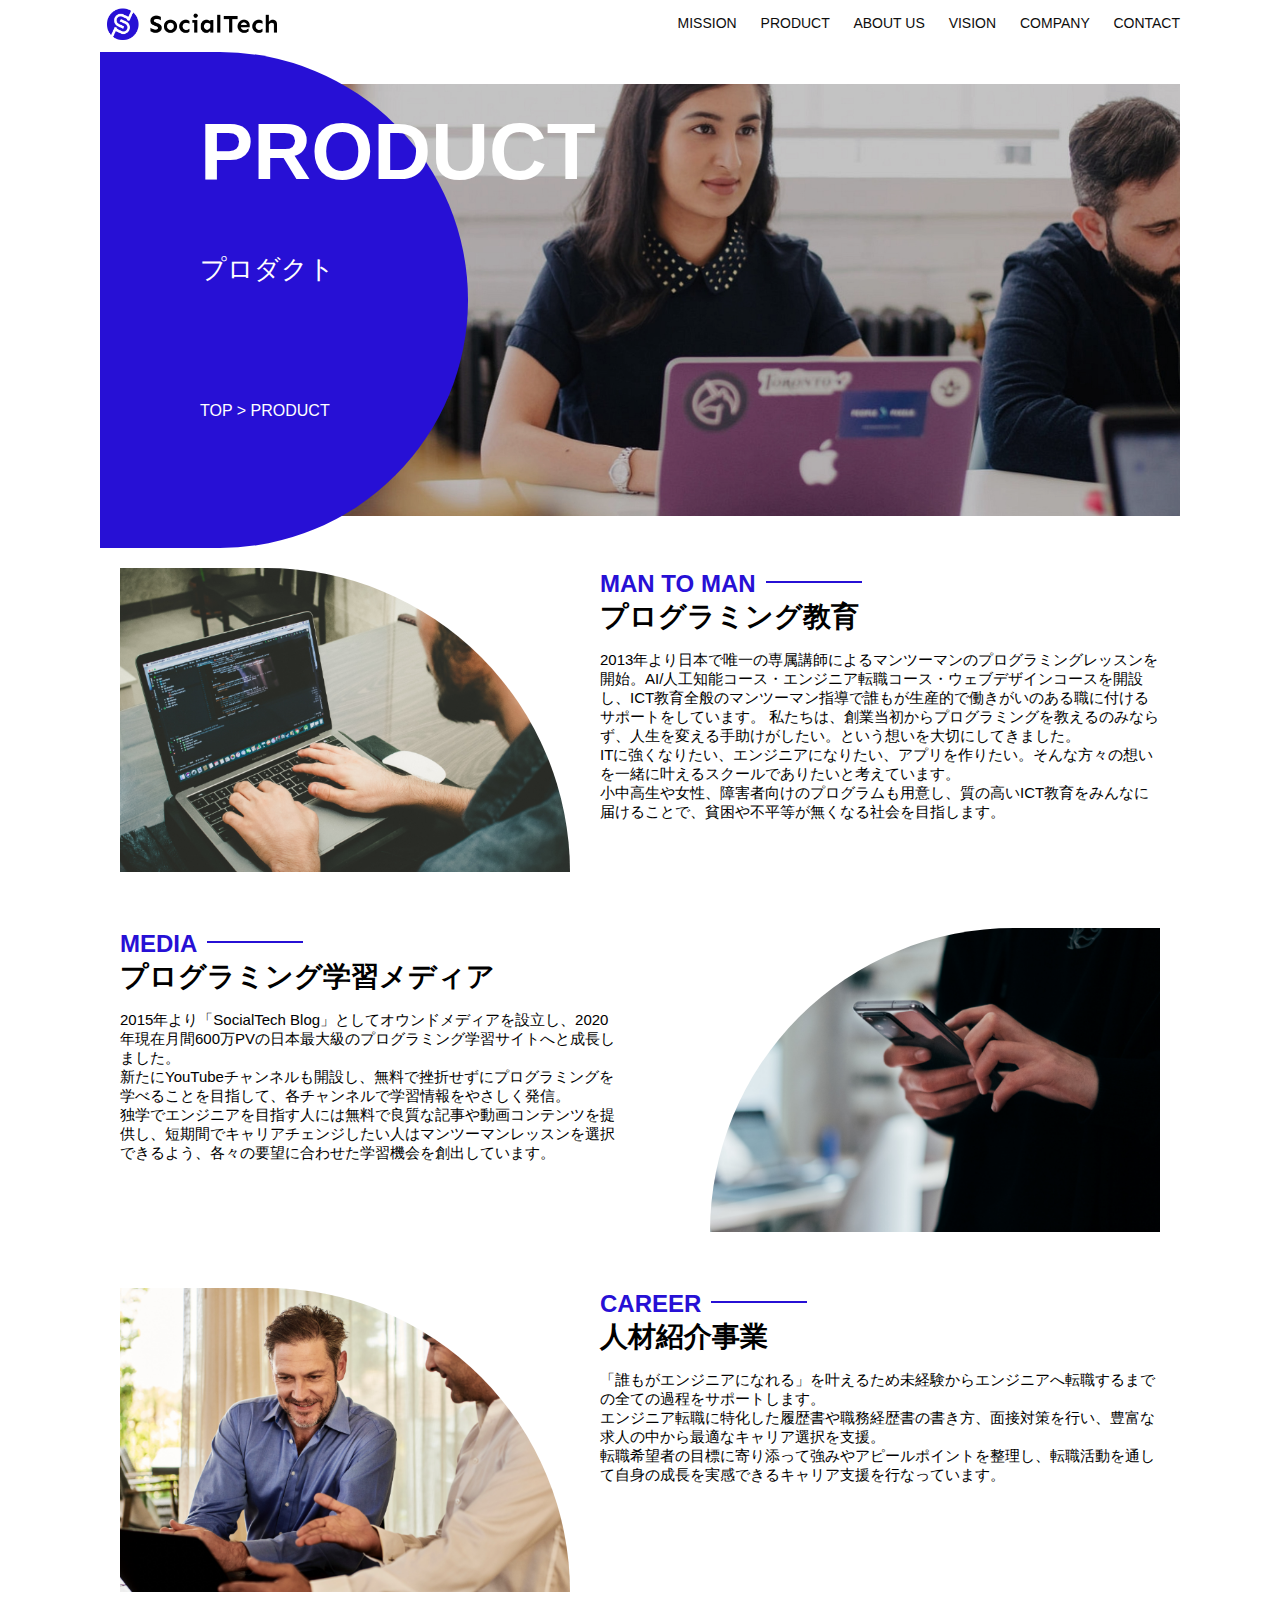
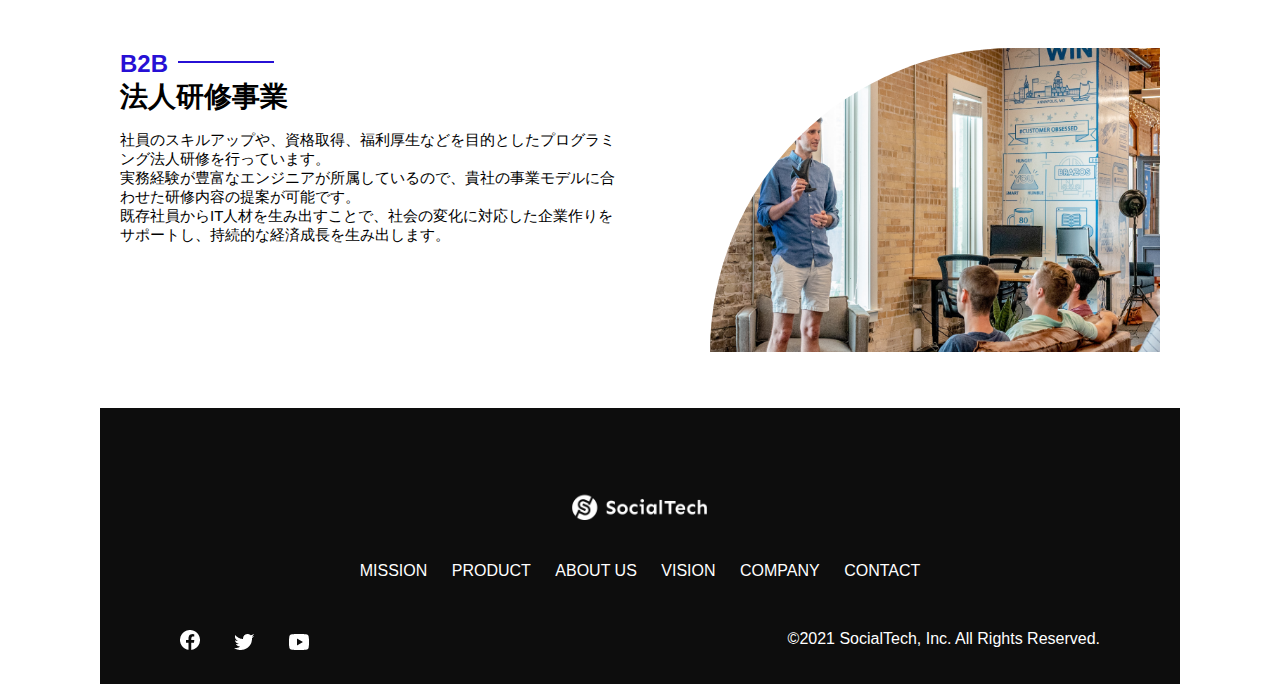
<file: kadai_tutorial_outputkadai_tutorial_output/kadai_tutorial_output/product.html>
<!DOCTYPE html>
<html>

<head>
  <title>SocialTech -PRODUCT プロダクト-</title>
  <meta charset="utf-8">
  <meta name="description" content="SocialTechの4つのプロダクトを紹介します">
  <meta name="viewport" content="width=device-width,initial-scale=1.0">
  <link rel="stylesheet" href="style.css">
</head>

<body>
  <!-- ヘッダー -->
  <header>
    <!-- ロゴ -->
    <a href="index.html" id="logo"><img src="images/logo.png" alt="トップページに戻る"></a>

    <!-- PC用ナビゲーション -->
    <nav id="nav-pc">
      <a href="mission.html">MISSION</a>
      <a href="product.html">PRODUCT</a>
      <a href="index.html#aboutus">ABOUT US</a>
      <a href="index.html#vision">VISION</a>
      <a href="index.html#company">COMPANY</a>
      <a href="index.html#contact">CONTACT</a>
    </nav>

    <!-- スマホ用メニューボタン-->
    <img id="menu-sp" src="images/button-menu.png" alt="ナビゲーションを開く"
      onclick="document.getElementById('nav-sp').style.display = 'block'">

    <!-- スマホ用ナビゲーション -->
    <nav id="nav-sp">
      <img id="close" src="images/button-close.png" alt="ナビゲーションを閉じる"
        onclick="document.getElementById('nav-sp').style.display = 'none'">
      <a id="logo-sp" href="index.html" onclick="document.getElementById('nav-sp').style.display = 'none'"><img
          src="images/logo-sp.png" alt="トップページに戻る"></a>
      <a class="menu" href="mission.html" onclick="document.getElementById('nav-sp').style.display = 'none'">MISSION</a>
      <a class="menu" href="product.html" onclick="document.getElementById('nav-sp').style.display = 'none'">PRODUCT</a>
      <a class="menu" href="index.html#aboutus"
        onclick="document.getElementById(nav-sp).style.display = 'none'">ABOUTUS</a>
      <a class="menu" href="index.html#vision"
        onclick="document.getElementById(nav-sp).style.display = 'none'">VISION</a>
      <a class="menu" href="index.html#company"
        onclick="document.getElementById(nav-sp).style.display = 'none'">COMPANY</a>
      <a class="menu" href="index.html#contact"
        onclick="document.getElementById(nav-sp).style.display = 'none'">CONTACT</a>
      <div id="sns">
        <a href="https://www.facebook.com/sejuku2013"><img src="images/button-facebook.png" alt="Facebookのリンク"></a>
        <a href="https://twitter.com/samuraijuku"><img src="images/button-twitter.png" alt="Twitterのリンク"></a>
        <a href="https://www.youtube.com/channel/UCCFOQO5aDK0xXam4cUQXT8g"><img src="images/button-youtube.png"
            alt="YouTubeのリンク"></a>
      </div>
    </nav>
  </header>
  <main>
    <article>
      <section id="product-main">
        <div id="product-title">
          <h1>PRODUCT</h1>
          <span>プロダクト</span>
          <div>TOP > PRODUCT</div>
        </div>

      </section>
      <section class="product-section1">
        <img src="images/product/product-mantoman.png" alt="PCでコードを書く男性">
        <div>
          <h2 class="product-h2">MAN TO MAN</h2>
          <h3 class="product-h3">プログラミング教育</h3>
          <p>
            2013年より日本で唯一の専属講師によるマンツーマンのプログラミングレッスンを開始。AI/人工知能コース・エンジニア転職コース・ウェブデザインコースを開設し、ICT教育全般のマンツーマン指導で誰もが生産的で働きがいのある職に付けるサポートをしています。
            私たちは、創業当初からプログラミングを教えるのみならず、人生を変える手助けがしたい。という想いを大切にしてきました。<br>ITに強くなりたい、エンジニアになりたい、アプリを作りたい。そんな方々の想いを一緒に叶えるスクールでありたいと考えています。<br>小中高生や女性、障害者向けのプログラムも用意し、質の高いICT教育をみんなに届けることで、貧困や不平等が無くなる社会を目指します。
         </p>
        </div>
      </section>

      <section class="product-section2">
        <div>
          <h2 class="product-h2">MEDIA</h2>
          <h3 class="product-h3">プログラミング学習メディア</h3>
          <p>
            2015年より「SocialTech Blog」としてオウンドメディアを設立し、2020年現在月間600万PVの日本最大級のプログラミング学習サイトへと成長しました。<br>新たにYouTubeチャンネルも開設し、無料で挫折せずにプログラミングを学べることを目指して、各チャンネルで学習情報をやさしく発信。<br>
            独学でエンジニアを目指す人には無料で良質な記事や動画コンテンツを提供し、短期間でキャリアチェンジしたい人はマンツーマンレッスンを選択できるよう、各々の要望に合わせた学習機会を創出しています。
          </p>
        </div>
        <img src="images/product/product-media.png" alt="スマートフォンを操作する人">
      </section>

      <section class="product-section1">
        <img src="images/product/product-career.png" alt="笑顔で話し合う2人の男性">
        <div>
          <h2 class="product-h2">CAREER</h2>
          <h3 class="product-h3">人材紹介事業</h3>
          <p>
            「誰もがエンジニアになれる」を叶えるため未経験からエンジニアへ転職するまでの全ての過程をサポートします。<br>エンジニア転職に特化した履歴書や職務経歴書の書き方、面接対策を行い、豊富な求人の中から最適なキャリア選択を支援。<br>転職希望者の目標に寄り添って強みやアピールポイントを整理し、転職活動を通して自身の成長を実感できるキャリア支援を行なっています。<br>
          </p>
        </div>
      </section>

      <section class="product-section2">
        <div>
          <h2 class="product-h2">B2B</h2>
          <h3 class="product-h3">法人研修事業</h3>
          <p>
            社員のスキルアップや、資格取得、福利厚生などを目的としたプログラミング法人研修を行っています。<br>実務経験が豊富なエンジニアが所属しているので、貴社の事業モデルに合わせた研修内容の提案が可能です。<br>既存社員からIT人材を生み出すことで、社会の変化に対応した企業作りをサポートし、持続的な経済成長を生み出します。
          </p>
        </div>
        <img src="images/product/product-b2b.png" alt="講演中の男性とそれを聴く人々">
      </section>



    </article>

    <footer>
      <div id="footer-logo">
        <img src="images/logo-sp.png" alt="SocialTech">
      </div>
      <div id="footer-link">
        <a href="mission.html">MISSION</a>
        <a href="product.html">PRODUCT</a>
        <a href="index.html#aboutus">ABOUT US</a>
        <a href="index.html#vision">VISION</a>
        <a href="index.html#company">COMPANY</a>
        <a href="index.html#contact">CONTACT</a>
      </div>
      <div id="sns-footer">
        <a href="https://www.facebook.com/sejuku2013"><img src="images/button-facebook.png" alt="Facebookのリンク"></a>
        <a href="https://twitter.com/samuraijuku"><img src="images/button-twitter.png" alt="Twitterのリンク"></a>
        <a href="https://www.youtube.com/channel/UCCFOQO5aDK0xXam4cUQXT8g"><img src="images/button-youtube.png"
            alt="YouTubeのリンク"></a>
        <span id="copyright">&copy;2021 SocialTech, Inc. All Rights Reserved. </span>
      </div>
    </footer>
  </main>
</body>

</html>
</file>
<file: test coding 2/style.css>
/*bodyの余白をなくす　の意味がわからない*/
body {
  padding: 0px;
  margin: 0px;
}

/*nav*/
nav {
  display: flex;
  flex-wrap: wrap;
  justify-content: space-between;
  margin: 20px auto;
  max-width: 960px;
}
nav a {
  font-size: 34px;
  font-weight: bold;
  text-decoration: none;
  color: black;
  font-family: "Noto Sans JP", sans-serif;
}

.nav-title {
  border: 1px solid;
  padding: 0px 20px;
}

p {
  font-size: 18px;
  font-family: "Noto Sans JP", sans-serif
}

li {
  font-size: 18px;
  font-family: "Noto Sans JP", sans-serif
}

/* divの 不要な空白を削除 
不要な空白とは？*/
div {
  font-size: 0
}



/*メイン画像*/
.main-photo img {
  max-width: 100%;
  width: 0 20px;
}

/*メニューの余白*/
.nav-pc > a {    /* nav a と　nav>a の使い方がわからない　*/
   margin-left: 20px;
   margin-right: 20px;
}

/*about*/
.content-title {
  font-size: 34px;
  font-weight: bold;
  text-align: center;
  margin-top: 60px;
}

/*プロフィール画像*/
.about-contens img {
  border-radius: 50%;
  width: 280px;
  height: 280px;
  border: double 3px gray;
  object-fit: cover;
}

.about-contens {
  display: flex;
  flex-wrap: wrap;
  justify-content: center;
  margin: 20px auto 20px auto;
  max-width: 960px;
}

.content {
  margin-left: 40px;
  margin: 0 auto; /* 0 autoの入れる意味 反映されない*/
}

/*works*/
.item {
  padding-bottom: 60px;
  width: 25%;  /*なぜ２５％？*/
}

/*works 真ん中の画像と説明文*/

.item.item-center {
  padding-right: 20px;
  padding-left: 20px;
}

.works-contens {
   display: flex;
   flex-wrap: wrap;
   justify-content: center;
   margin: 20px auto 20px auto;
   max-width: 960px;

}

/* フッター */
footer p {
  text-align: center;
  padding-bottom: 20px;
  font-family: "Noto Sans JP", sans-serif;
}

/* 横幅が767pxまでの場合 */
@media (max-width: 767px) {
  .item {
      width: 100%;
      text-align: center;
      padding-bottom: 40px;
  }
}
</file>
<file: test coding/style.css>
body {
  color: #000000;
  background-color: #ffffff;
  font-family: 'Noto Sans JP', sans-serif;
  
}


/* header */
header {
  display: flex;
  height: 60px;
  margin-bottom: 10px;
  max-width: 980px;
  margin: 0 auto;
}

.title {
  font-size: 34px;
  font-weight: bold;
  color: #000000;
  text-decoration: none;
  margin: 0 auto;
}
 .wrapper {
  border: solid 1px;
  padding:0 20px;
  
 }

nav {
  margin-left: auto;
  
}

nav ul {
  display: flex;
  list-style: none;
  margin: 0 30px;
  
}

nav ul li {
  margin-left: 20px;
}

nav ul li a {
  color: #000000;
  text-decoration: none;
  font-size: 34px;
  font-weight: bold; 
}

/* メインビジュアル */
.main-visual img {
  height: 600px;
  width: 100%;
  object-fit: cover;
}

/* about */
.section-title {
  font-size: 34px;
  font-weight: bold;
  text-align: center;
  margin-bottom: 60px;
}

.content-title {
  font-size: 24px;
  font-weight: bold;
}

/* プロフィール写真 */
.picture img{
  width: 270px;
  height: 270px;
  border-radius: 50%;
  border: double 10px gray;
  margin: 20px 80px 0 0;
}

.picture {
  display: flex;
  justify-content: center;
}

.content.ul li {
  text-align: left;
}

.content {
  margin: 80px 0 0 40px;
}

/* works */

.works-contents p {
  font-size: 18px;
}

.works-contens {
  display: flex;
  justify-content: center;
  

 
}

.picture-explain img {
  width: 230px;
  height: 180px;
}

.picture-explain p {
  width: 230px;
}
.picture-explain {
  margin:  0 10px;

 }

footer {
  text-align: center;
  font-size: 18px;
  margin:30px 0;
}

/*スマホ用*/
@media (max-width: 767px){ 
  .works-contens {
    flex-wrap: wrap;
    justify-content: center;
  }
}
</file>
<file: test coding3/style.css>
body {
  padding: 0;
  margin: 0;
}

nav {
  display: flex;
  flex-wrap: wrap;
  justify-content: space-between;
  width: 960px;
  margin: 0 auto;
  align-items: center;
}

h2,a {
  font-size: 34px;
  font-weight: bold;
  font-family: 'Noto Sans JP', sans-serif;
  color: black;
}

nav a {
  text-decoration: none;
  margin-left: 20px;
}

nav .title {
  border: 1px solid;
  padding: 0 10px;
}
/*メイン画像*/
.main-picture img {
    max-width: 100%;
}
/*about*/
.content-title {
  text-align: center;
  margin-top: 40px;
}
/*プロフィール画像*/
.contens img {
  border-radius: 50%;
  border: double 5px gray;
}

/*  プロフィールのフォント */
.contens .name {
  font-size: 24px;
  font-family: 'Noto Sans JP', sans-serif;
}
.contens ul li {
  font-size: 18px;
  font-family: 'Noto Sans JP', sans-serif;
}
/*画像プロフィール横並び*/
.contens {
  display: flex;
  flex-wrap: wrap;
  justify-content: center;
  margin: 20px auto;
  
}
/*プロフィール説明の位置*/
.contens,.name,ul {
  margin-left: 20px;
  align-items: center;
}

/*works*/
.works-contens {
  display: flex;
  flex-wrap: wrap;
  justify-content: center;
  margin: 20px auto 20px auto;
  max-width: 960px;
  
}


.item {
  padding-bottom: 60px;
  width: 33%; 
  width: 100%;

}

/*フッター*/
footer p {
  text-align: center;
  font-family: 'Noto Sans JP', sans-serif;
}
</file>
<file: kadai_012/socialtech-kadai_012/style.css>
/* PC、スマホ共通スタイル */
body {
  font-family: "Source Sans Pro", "Hiragino Kaku Gothic ProN", Meiryo, Arial,
    sans-serif;
}

p {
  font-size: 15px;
}

/*================
PC用のスタイル 
=================*/
/* 横幅設定 */
body {
  max-width: 1080px;
  min-width: 960px;
  margin: 0 auto 0 auto;
}

/* ヘッダー */
header {
  display: flex;
  justify-content: space-between;
}

/* ナビゲーションのレイアウト */
#nav-pc {
  text-align: right;
  font-size: 14px;
  padding-top: 15px;
}

/* ナビゲーションのリンクの装飾設定 */
#nav-pc>a {
  text-decoration: none;
  margin-left: 20px;
}

#nav-pc>a:link {
  color: #0d0d0d;
}

#nav-pc>a:visited {
  color: #0d0d0d;
}

#nav-pc>a:hover {
  color: #0d0d0d;
  text-decoration: underline;
}

#nav-pc>a:active {
  color: #0d0d0d;
}

/* メインビジュアル*/
#main-visual {
  position: relative;
  height: 400px;
}

#main-message {
  position: absolute;
  top: 0;
  left: 0;
  background-color: #2710d5;
  color: #ffffff;
  border-radius: 0 0 476px 0;
  max-width: 620px;
  height: 100%;
  width: 100%;
  z-index: 11;
}

#main-message>h1 {
  font-size: 60px;
  font-weight: bold;
  margin: 100px 0 0 50px;
}

#main-message>p {
  font-size: 28px;
  margin: 0 0 0 50px;
}

#main-visual>img {
  max-width: 620px;
  border-radius: 476px 0 0 0;
  position: absolute;
  top: 0;
  right: 0;
  z-index: 10;
}

/* 見出し */
h2 {
  margin: 40px 0 0 0;
}

h2::after {
  content: url("images/line.png");
  margin-left: 10px;
}

h3 {
  font-size: 27px;
}

/* ミッション */
#mission {
  margin: 80px auto 80px auto;
  width: 100%;
}

#mission-flex {
  width: 100%;
  display: flex;
}

#mission-flex>div {
  width: 50%;
  margin: 20px;
}

#mission-photo {
  width: 100%;
}

#s2dgs {
  margin-top: 50px;
}

/* プロダクト */
#product {
  background-color: #fafafa;
  width: 100%;
  margin: 80px 0 80px 0;
  padding: 10px 40px 0px 40px;
}

/* 外枠 */
#product>div {
  margin-top: 40px;
  display: flex;
}

/* 左のカラム */
#product-left {
  width: 50%;
  margin-right: 20px;
}

/* 右のカラム */
#product-right {
  width: 50%;
  margin-left: 20px;
  margin-top: 80px;
}

/* 画像＋説明の枠 */
#product-left>div {
  position: relative;
  height: 480px;
  margin-right: 20px;
}

#product-right>div {
  position: relative;
  height: 480px;
  margin-left: 20px;
}

/* 画像 */
.product-photo {
  width: 100%;
}

/* 説明文の枠 */
.product-explain {
  background-color: #ffffff;
  position: absolute;
  left: 0;
  top: 280px;
  margin: 0 40px 0 40px;
  padding: 20px;
  box-shadow: 5px 5px 10px rgba(0, 0, 0, 0.05);
}

/* 説明文の英語 */
.product-explain>span {
  color: #2710d5;
  font-weight: bold;
  font-size: 16px;
  margin: 0;
}

/* 説明文の見出し */
.product-explain>h3 {
  margin: 5px 0 5px 0;
}

/* 説明文 */
.product-explain>p {
  margin: 0;
}

/* 「もっとみる」ボタン */
#product-more {
  margin: 0 auto -42px auto;
}

/* ABOUT US */
#aboutus {
  margin: 80px auto 80px auto;
}

/* 3つの組織文化と画像を入れる枠 */
#aboutus>div {
  display: flex;
}

/* 画像 */
.culture-img {
  width: 100%;
  align-self: flex-start;
}

.culture-img2 {
  margin-top: 50px;
  width: 100%;
}

/* 3つの組織文化の表 */
.culture-table {
  max-width: 500px;
  margin-right: 50px;
}

/* 番号 */
.culture-num {
  font-size: 80px;
  color: #2710d5;
  margin: 0 20px 0 0;
}

/* 組織文化英語 */
.culture-en {
  color: #2710d5;
  font-weight: bold;
  font-size: 24px;
  display: block;
}

/* 組織文化日本語 */
.culture-jp {
  font-size: 28px;
  font-weight: bold;
}

/* 説明文 */
.culture-description {
  margin: 0;
}

/* ビジョン */
#vision {
  margin: 80px auto 80px auto;
}

/* セクション内の外枠 */
#vision>div {
  width: 100%;
  display: flex;
  justify-content: space-between;
  flex-wrap: wrap;
}

/* 7つの行動指針の枠 */
.vision-box {
  width: 300px;
  height: 300px;
  margin-bottom: 30px;
  position: relative;
}

.vision-box>img {
  width: 100%;
  height: auto;
  position: absolute;
  top: 0;
  left: 0;
  z-index: 30;
}

.vision-box>span {
  position: absolute;
  top: 0;
  left: 0;
  z-index: 31;
  margin-right: 20px;
}

.vision-box>span>h4 {
  color: #2710d5;
  font-size: 19px;
  margin: 80px 0 0 0;
  Ï
}

.vision-box>span>h4::first-letter {
  font-size: 40px;
}

.vision-box>span>h5 {
  font-size: 20px;
  margin: 0 0 0 0;
}

.vision-box>span>p {
  margin: 10px 0 0 0;
}

/* 会社概要 */
#company {
  margin: 80px auto 80px auto;
}

#company-table {
  width: 100%;
}

.tableheader {
  text-align: left;
  padding: 20px;
  border-bottom-color: #2710d5;
  border-bottom-width: 1px;
  border-bottom-style: solid;
  width: 100px;
}

.tableheader-first {
  text-align: left;
  padding: 20px;
  border-bottom-color: #2710d5;
  border-bottom-width: 1px;
  border-bottom-style: solid;
  border-top-color: #2710d5;
  border-top-width: 1px;
  border-top-style: solid;
  width: 100px;
}

.cell {
  padding: 30px;
  border-bottom-color: #ececec;
  border-bottom-width: 1px;
  border-bottom-style: solid;
}

.cell-first {
  padding: 30px;
  border-bottom-color: #ececec;
  border-bottom-width: 1px;
  border-bottom-style: solid;
  border-top-color: #ececec;
  border-top-width: 1px;
  border-top-style: solid;
}

#company>iframe {
  width: 100%;
  height: 368px;
  margin-top: 40px;
}

/* お問い合わせ */
#contact {
  margin: 80px auto 80px auto;
}

/* 外枠 */
#contact>form>div {
  display: flex;
  flex-direction: row;
  flex-wrap: wrap;
  padding-bottom: 30px;
}

/* 左列の見出し */
.contact-heading {
  width: 240px;
  align-self: center;
}

/* 見出しのラベル */
.contact-label {
  font-weight: bold;
}

/* 必須 */
.contact-span {
  color: #ce2222;
  margin: 0 0 0 20px;
  font-weight: bold;
}

/* テキストボックス */
.contact-textbox {
  border-top: 0;
  border-left: 0;
  border-right: 0;
  border-bottom-width: 1px;
  border-bottom-color: #707070;
  border-bottom-style: solid;
  background-color: #fafafa;
  width: 400px;
  height: 56px;
}

/* お問い合わせ内容のテキストエリア */
.contact-textarea {
  border-top: 0;
  border-left: 0;
  border-right: 0;
  border-bottom-width: 1px;
  border-bottom-color: #707070;
  border-bottom-style: solid;
  background-color: #fafafa;
  width: 400px;
  height: 200px;
}

/* 個人情報の取り扱い */
details {
  width: 700px;
}

details>div {
  background-color: #fafafa;
  padding: 20px;
}

details>div>span {
  font-weight: bold;
}

/* フッター */
footer {
  background-color: #0d0d0d;
  text-align: center;
  padding: 80px 80px 30px 80px;
}

#footer-logo {
  margin-bottom: 30px;
}

#footer-link {
  margin-bottom: 50px;
}
#footer-link > a {
  text-decoration: none;
  margin: 10px;
}
#footer-link > a:link {
  color: #ffffff;
}
#footer-link > a:visited {
  color: #ffffff;
}
#footer-link > a:hover {
  color: #ffffff;
  text-decoration: underline;
}
#footer-link > a:active {
  color: #ffffff;
}

#sns-footer {
  text-align: left;
  width: 100%;
}

#sns-footer > a {
  margin-right: 30px;
}

#copyright {
  color: #ffffff;
  float: right;
}

/* CASES */
#cases {
  margin: 40px 0;
  width: 100%;
}

ul {
  display: flex;
  list-style: none;
}

li {
  width: 33%;
  margin: 20px;
}

.case-card {
  background-color: #FFFFFF;
  min-height: 400px;
  box-shadow: 5px 5px 15px rgba(0, 0, 0, 0.2);
}

img {
  width: 100%;
}

.case-info {
  padding: 10px 20px 10px 20px;
}

.case-name {
  color: #2710d5;
  font-size: 19px;
}

.case-content {
  font-size: 14px;
}
</file>
<file: kadai_013/kadai_013/style.css>
/* PC、スマホ共通スタイル */
body {
  font-family: "Source Sans Pro", "Hiragino Kaku Gothic ProN", Meiryo, Arial,
    sans-serif;
}

p {
  font-size: 15px;
}

#main-visual>img {
  width: 100%;
}

/*================
PC用のスタイル 
=================*/
@media screen and (min-width: 768px) {

  /*  スマホ用ナビゲーション非表示 */ 
  #menu-sp {
    display: none; 
  }
  #nav-sp {
    display: none;
  }

  /* 横幅設定 */
  body {
    max-width: 1080px;
    min-width: 960px;
    margin: 0 auto 0 auto;
  }

  /* ヘッダー */
  header {
    display: flex;
    justify-content: space-between;
  }

  /* ナビゲーションのレイアウト */
  #nav-pc {
    text-align: right;
    font-size: 14px;
    padding-top: 15px;
  }

  /* ナビゲーションのリンクの装飾設定 */
  #nav-pc>a {
    text-decoration: none;
    margin-left: 20px;
  }

  #nav-pc>a:link {
    color: #0d0d0d;
  }

  #nav-pc>a:visited {
    color: #0d0d0d;
  }

  #nav-pc>a:hover {
    color: #0d0d0d;
    text-decoration: underline;
  }

  #nav-pc>a:active {
    color: #0d0d0d;
  }

}

/*================
 スマートフォン用のスタイル
=================*/

@media screen and (max-width: 767px) {

  body {
    min-width: 375px;
    margin: 0;
  }

 /*  PC用ナビゲーション非表示 */ 
  #nav-pc {
    display: none;
  }

 /* ハンバーガーメニュー */
  #menu-sp {
    float: right;
    padding: 0;
  }

 /* スマホ用ナビゲーション */
  #nav-sp {
    background-color: #ce933e;
    position: absolute;
    left: 0;
    top: 0;
    height: 100%;
    width: 100%;
    display: none;
    z-index: 100;
  } 

 /* ×ボタン */ 
  #close {
    position: absolute;
    top: 20px;
    right: 20px;
  }

 /* ナビゲーションメニュー用ロゴ */ 
 #logo-sp {
  margin: 80px 0 30px 20px;
 }

 #nav-sp > a {
  display: block;
 }

 #nav-sp > a:link {
  color: #ffffff;
 }

 #nav-sp > a:visited {
  color: #ffffff;
 }

 #nav-sp > a:hover {
  color: #ffffff;
  text-decoration: underline;
 }

 #nav-sp > a:active {
  color: #ffffff;
 }

 #nav-sp > .menu {
  text-decoration: none;
  display: block;
  margin: 0 20px;
  height: 44px;
  font-size: 16px;
  background-image: url("images/arrow.png");
  background-repeat: no-repeat;
  background-position: right top;
 }

}
</file>
<file: kadai_tutorial_outputkadai_tutorial_output/kadai_tutorial_output/style.css>
/*PC,スマホ共通スタイル*/
body {
  font-family: "Source Sans Pro", "Hiragino Kaku Gothic ProN", Meiryo, Arial, sans-serif;
}

p {
  font-size: 15px;
}


/*===============
PC用のスタイル
===============*/

@media screen and (min-width: 768px) {

  /*横幅設定*/
  body {
    max-width: 1080px;
    min-width: 960px;
    margin: 0 auto 0 auto;
  }

  /*ヘッダー*/
  header {
    display: flex;
    justify-content: space-between;
  }

  /*ナビゲーションのレイアウト*/
  #nav-pc {
    text-align: right;
    font-size: 14px;
    padding-top: 15px;
  }

  /*ナビゲーションのリンクの装飾設定*/
  #nav-pc>a {
    text-decoration: none;
    margin-left: 20px;
  }

  #nav-pc>a:link {
    color: #0d0d0d;
  }

  #nav-pc>a:visited {
    color: #0d0d0d;
  }

  #nav-pc>a:hover {
    color: #0d0d0d;
    text-decoration: underline;
  }

  #nav-pc>a:active {
    color: #0d0d0d;
  }

  /* スマホ用なびを非表示 */
  #nav-sp,
  #menu-sp {
    display: none;
  }

  /* メインビジュアル */
  #main-visual {
    position: relative;
    height: 400px;
  }

  #main-message {
    position: absolute;
    top: 0;
    left: 0;
    background-color: #2710d5;
    color: #ffffff;
    border-radius: 0 0 476px 0;
    max-width: 620px;
    height: 100%;
    width: 100%;
    z-index: 11;
  }

  #main-message>h1 {
    font-size: 60px;
    font-weight: bold;
    margin: 100px 0 0 50px;
  }

  #main-messege>p {
    font-size: 28px;
    margin: 0 0 0 50px;
  }

  #main-visual>img {
    max-width: 620px;
    border-radius: 476px 0 0 0;
    position: absolute;
    top: 0;
    right: 0;
    z-index: 10;
  }

  /* 見出し */
  h2 {
    margin: 40px 0 0 0;
  }

  h2::after {
    content: url("images/line.png");
    margin-left: 10px;
  }

  h3 {
    font-size: 27px;
  }

  /* ミッション */
  #mission {
    margin: 80px auto 80px auto;
    width: 100%;
  }

  #mission-flex {
    width: 100%;
    display: flex;
  }

  #mission-flex>div {
    width: 50%;
    margin: 20px;
  }

  #mission-photo {
    width: 100%;
  }

  #s2dgs {
    margin-top: 50px;
    width: 100%;
  }

  /* プロダクト*/
  #product {
    background-color: #fafafa;
    margin: 80px 0 80px 0;
    padding: 10px 40px 0px 40px;
  }

  /* 外枠 */
  #product>div {
    margin-top: 40px;
    display: flex;
  }

  /*　左のカラム */
  #product-left {
    width: 50%;
    margin-right: 20px;
  }

  /* 右のカラム */
  #product-right {
    width: 50%;
    margin-left: 20px;
    margin-top: 80px;
  }

  /* 画像＋説明の枠 */
  #product-left>div {
    position: relative;
    height: 480px;
    margin-right: 20px;
  }

  #product-right>div {
    position: relative;
    height: 480px;
    margin-left: 20px;
  }

  /* 画像 */
  .product-photo {
    width: 100%;
  }

  /* 説明文の枠 */
  .product-explain {
    background-color: #ffffff;
    position: absolute;
    left: 0;
    top: 280px;
    margin: 0 40px 0 40px;
    padding: 20px;
    box-shadow: 5px 5px 10px rgba(0, 0, 0, 0.05);
  }

  /* 説明文の英語 */
  .product-explain>span {
    color: #2710d5;
    font-weight: bold;
    font-size: 16px;
    margin: 0;
  }

  /* 説明文の見出し */
  .product-explain>h3 {
    font-size: 20px;
    margin: 5px 0 5px 0;
  }

  /* 説明文 */
  .product-explain>p {
    font-size: 14px;
    margin: 0;
  }

  /* 「もっとみる」ボタン */
  #product-more {
    margin: 0 auto -42px auto;
  }

  /* ABOUT US */
  #aboutus {
    margin: 80px auto 80px auto;
  }

  /* 3つの組織文化と画像を入れる枠 */
  #aboutus>div {
    display: flex;
  }

  /*画像*/
  .culture-img {
    width: 100%;
    align-self: flex-start;
  }

  .culture-img2 {
    margin-top: 50px;
    width: 100%;
  }

  /*3つの組織文化の表*/
  .culture-table {
    max-width: 500px;
    margin-right: 50px;
  }

  /*番号*/
  .culture-num {
    font-size: 80px;
    color: #2710d5;
    margin: 0 20px 0 0;
  }

  /*組織文化英語*/
  .culture-en {
    color: #2710d5;
    font-weight: bold;
    font-size: 24px;
    display: block;
  }

  /*組織文化日本語*/
  .culture-jp {
    font-size: 28px;
    font-weight: bold;
  }

  /*説明文*/
  .culture-description {
    margin: 0;
  }

  /*ビジョン*/
  #vision {
    margin: 80px auto 80px auto;
  }

  /*セクション内の外枠*/
  #vision>div {
    width: 100%;
    display: flex;
    justify-content: space-between;
    flex-wrap: wrap;
  }

  /*7つの行動指針の枠*/
  .vision-box {
    width: 300px;
    height: 300px;
    margin-bottom: 30px;
    position: relative;
  }

  .vision-box>img {
    width: 100%;
    height: auto;
    position: absolute;
    top: 0;
    left: 0;
    z-index: 30;
  }

  .vision-box>span {
    position: absolute;
    top: 0;
    left: 0;
    z-index: 31;
    margin-right: 20px;
  }

  .vision-box>span>h4 {
    color: #2710d5;
    font-size: 19px;
    margin: 80px 0 0 0;
  }

  .vision-box>span>h4::first-letter {
    font-size: 40px;
  }

  .vision-box>span>h5 {
    font-size: 20px;
    margin: 0 0 0 0;
  }

  .vision-box>span>p {
    margin: 10px 0 0 0;
  }

  /*会社概要*/
  #company {
    margin: 80px auto 80px auto;
  }

  #company-table {
    width: 100%;
  }

  .tableheader {
    text-align: left;
    padding: 20px;
    border-bottom-color: #2710d5;
    border-bottom-width: 1px;
    border-bottom-style: solid;
    width: 100px;
  }

  .tableheader-first {
    text-align: left;
    padding: 20px;
    border-bottom-color: #2710d5;
    border-bottom-width: 1px;
    border-bottom-style: solid;
    border-top-color: #2710d5;
    border-top-width: 1px;
    border-top-style: solid;
    width: 100px;
  }

  .cell {
    padding: 30px;
    border-bottom-color: #ececec;
    border-bottom-width: 1px;
    border-bottom-style: solid;
  }

  .cell-first {
    padding: 30px;
    border-bottom-color: #ececec;
    border-bottom-width: 1px;
    border-bottom-style: solid;
    border-top-color: #ececec;
    border-top-width: 1px;
    border-top-style: solid;
  }

  #company>iframe {
    width: 100%;
    height: 368px;
    margin-top: 40px;
  }

  /*お問い合わせ*/
  #contact {
    margin: 80px auto 80px auto;
  }

  /*外枠*/
  #contact>form>div {
    display: flex;
    flex-direction: row;
    flex-wrap: wrap;
    padding-bottom: 30px;
  }

  /*左列の見出し*/
  .contact-heading {
    width: 240px;
    align-self: center;
  }

  /*見出しのラベル*/
  .contact-label {
    font-weight: bold;
  }

  /*必須*/
  .contact-span {
    color: #ce2222;
    margin: 0 0 0 20px;
    font-weight: bold;
  }

  /*テキストボックス*/
  .contact-textbox {
    border-top: 0;
    border-left: 0;
    border-right: 0;
    border-bottom-width: 1px;
    border-bottom-color: #707070;
    border-bottom-style: solid;
    background-color: #fafafa;
    width: 400px;
    height: 56px;
  }

  /*お問い合わせ内容のテキストエリア*/
  .contact-textarea {
    border-top: 0;
    border-left: 0;
    border-right: 0;
    border-bottom-width: 1px;
    border-bottom-color: #707070;
    border-bottom-style: solid;
    background-color: #fafafa;
    width: 400px;
    height: 200px;
  }

  /*個人情報の取り扱い*/
  details {
    width: 700px;
  }

  details>div {
    background-color: #fafafa;
    padding: 20px;
  }

  details>div>span {
    font-weight: bold;
  }

  /*フッター*/
  footer {
    background-color: #0d0d0d;
    text-align: center;
    padding: 80px 80px 30px 80px;
  }

  #footer-logo {
    margin-bottom: 30px;
  }

  #footer-link {
    margin-bottom: 50px;
  }

  #footer-link>a {
    text-decoration: none;
    margin: 10px;
  }

  #footer-link>a:link {
    color: #ffffff;
  }

  #footer-link>a :visited {
    color: #ffffff;
  }

  #footer-link>a:hover {
    color: #ffffff;
    text-decoration: underline;
  }

  #footer-link>a:active {
    color: #ffffff;
  }

  #sns-footer {
    text-align: left;
    width: 100%;
  }

  #sns-footer>a {
    margin-right: 30px;
  }

  #copyright {
    color: #ffffff;
    float: right;
  }

  /* mission.html用スタイル */
  /* ミッションのメインビジュアル */
  #mission-main {
    height: 496px;
    width: 100%;
    background-image: url("images/mission/mission-main.png");
    background-repeat: no-repeat;
    background-position-y: center;
  }

  #mission-title {
    background-color: #2710d5;
    width: 368px;
    color: #ffffff;
    height: 496px;
    border-radius: 0 248px 248px 0;
    position: relative;
  }

  #mission-title>h1 {
    position: absolute;
    top: 0;
    left: 100px;
    font-size: 80px;
  }

  #mission-title>span {
    position: absolute;
    top: 200px;
    left: 100px;
    font-size: 26px;
  }

  #mission-title>div {
    position: absolute;
    top: 350px;
    left: 100px;
    font-size: 16px;
  }

  #mission-s2dgs {
    width: 100%;
    margin: 20px;
  }

  .mission-h2 {
    color: #2710d5;
    font-size: 40px;
  }

  .mission-h2::after {
    content: none;
  }

  #mission-5goals {
    margin: 20px;
    display: flex;
  }

  #mission-5goals>div {
    flex-grow: 1;
    padding: 20px;
  }

  #mission-5goals>div>div {
    margin-bottom: 40px;
  }

  .fivegoals-image-right {
    float: right;
    margin: 20px;
  }

  .fivegoals-image-left {
    float: left;
    margin: 20px;
  }

  .fivegoals-number {
    color: #2710d5;
    font-size: 48px;
    margin: 0;
  }

  .fivegoals-h3 {
    font-size: 28px;
    margin: 0;
  }

  .fivegoals-p {
    margin: 0;
  }

  /* プロダクトページ */
  #product-main {
    height: 496px;
    width: 100%;
    background-image: url("images/product/product-main.png");
    background-repeat: no-repeat;
    background-position-y: center;
  }

  #product-title {
    background-color: #2710d5;
    width: 368px;
    color: #ffffff;
    height: 496px;
    border-radius: 0 248px 248px 0;
    position: relative;
  }

  #product-title > h1 {
    position: absolute;
    top: 0;
    left: 100px;
    font-size: 80px;
  }

  #product-title > span {
    position: absolute;
    top: 200px;
    left: 100px;
    font-size: 26px;
  }

  #product-title > div {
    position: absolute;
    top: 350px;
    left: 100px;
    font-size: 16px;
  }

  /* セクション１ */
  .product-section1 {
    position: relative;
    margin: 20px;
    height: 340px;
  }

  .product-section1 > img {
    position: absolute;
    top: 0;
    left: 0;
    width: 450px;
    margin: 0 40px 30px 0;
    border-radius: 0 432px 0 0;
  }

  .product-section1 > div {
    position: absolute;
    top: 0;
    left: 480px;
    }

  /* セクション2 */
  .product-section2 {
    position: relative;
    margin: 20px;
    height: 340px;
  }  

  .product-section2 > img {
    position: absolute;
    top: 0;
    right: 0;
    width: 450px;
    margin: 0 0 30px 40px;
    border-radius: 432px 0 0 0;
  }

  .product-section2 > div {
    width: 500px;
    position: absolute;
    top: 0;
    left: 0;
  }

  .product-h2 {
    color: #2710d5;
    font-size: 24px;
    margin: 0;
  }

  .product-h3 {
    font-size: 28px;
    margin: 0;
  }


}

/*====================
  スマートフォン用のスタイル
  =====================*/
@media screen and (max-width: 767px) {
  body {
    min-width: 375px;
    margin: 0;
  }

  /* PC用ナビゲーション非表示 */
  #nav-pc {
    display: none;
  }

  /* ハンバーガーメニュー */
  #menu-sp {
    float: right;
    padding: 0;
  }

  /* スマホ用ナビゲーションの表示切替*/
  /* 初期状態、レイアウトと非表示設定*/
  #nav-sp {
    background-color: #2710d5;
    position: absolute;
    left: 0;
    top: 0;
    height: 100%;
    width: 100%;
    display: none;
    z-index: 100;
  }

  /* ×ボタン */
  #close {
    position: absolute;
    top: 20px;
    right: 20px;
  }

  /* ナビゲーションメニュー用ロゴ */
  #logo-sp {
    margin: 80px 0 30px 20px;
  }

  /* ナビゲーションのリンクの装飾設定*/
  #nav-sp>a {
    display: block;
  }

  #nav-sp>a:link {
    color: #ffffff;
  }

  #nav-sp>a:visited {
    color: #ffffff;
  }

  #nav-sp>a:hover {
    color: #ffffff;
    text-decoration: underline;
  }

  #nav-sp>a:active {
    color: #ffffff;
  }

  #nav-sp>.menu {
    text-decoration: none;
    display: block;
    margin: 0 20px 0 20px;
    height: 44px;
    font-size: 16px;
    background-image: url("images/arrow.png");
    background-repeat: no-repeat;
    background-position: right top;
  }

  #sns {
    position: absolute;
    bottom: 20px;
    left: 20px;
  }

  #sns>a {
    margin-right: 30px;
  }

  /* メインビジュアル */
  #main-visual {
    position: relative;
    height: 470px;
    width: 100%;
    overflow: hidden;
  }

  #main-visual>div {
    position: absolute;
    top: 0;
    left: 0;
    background-color: #2710d5;
    color: white;
    border-radius: 0 0 476px 0;
    text-align: center;
    height: 280px;
    width: 100%;
    z-index: 11;
  }

  #main-visual>div>h1 {
    font-size: 28px;
    margin: 90px 0 0 0;
  }

  #main-visual>div>p {
    margin: 0;
  }

  #main-visual>img {
    width: 100%;
    border-radius: 476px 0 0 0;
    z-index: 10;
    position: absolute;
    bottom: 0;
    right: 0;
  }

  /* 見出し */
  h2::after {
    content: url("images/line.png");
    margin-left: 10px;
  }

  h3 {
    font-size: 24px;
    margin: 10px 0 0 0;
  }

  /* ミッション */
  #mission {
    margin: 20px;
  }

  #mission-photo {
    width: 100%;
  }

  #s2dgs {
    width: 100%;
  }

  /* プロダクト */
  #product {
    background-color: #fafafa;
    margin: 80px auto 0px auto;
    max-width: 980px;
    padding-top: 10px;
  }

  #product h2 {
    margin-left: 20px;
  }

  /* 外枠 */
  /* 左右のカラム スマホでは縦並び*/
  #product-left,
  #product-right {
    margin-right: 20px;
    margin-left: 20px;
  }

  /* 画像＋説明の枠 */
  #product-left>div,
  #product-right>div {
    position: relative;
    height: 540px;
  }

  /* 説明文の枠 */
  .product-explain {
    background-color: #ffffff;
    position: absolute;
    left: 0;
    bottom: 50px;
    padding: 20px;
    box-shadow: 5px 5px 10px rgba(0, 0, 0, 0.05);
  }

  .product-explain>span {
    color: #2710d5;
    font-weight: bold;
    font-size: 16px;
    margin: 0px;
  }

  .product-explain>h3 {
    margin: 10px 0 10px 0;
  }

  /* 画像 */
  .product-photo {
    width: 100%;
  }

  #product-more>img {
    margin: 0 0 -42px 20px;
  }

  /* ABOUT US */
  #aboutus {
    margin: 80px 20px 80px 20px;
  }

  #aboutus>div {
    display: flex;
    flex-direction: column;
  }

  .culture-table {
    width: 100%;
    padding-right: 20px;
    order: 2;
  }

  .culture-img {
    width: 100%;
    order: 1;
  }

  .culture-img2 {
    width: 100%;
  }

  .culture-num {
    font-size: 80px;
    color: #2710d5;
  }

  .culture-en {
    color: #2710d5;
    font-weight: bold;
    font-size: 24px;
    display: block;
  }

  .culture-jp {
    display: block;
  }

  .culture-description {
    margin: 0;
  }

  /* ビジョン */
  #vision {
    margin: 80px 20px 80px 20px;
  }

  .vision-box {
    width: 300px;
    height: 300px;
    margin-bottom: 30px;
    position: relative;
  }

  .vision-box>img {
    width: 100%;
    height: auto;
    position: absolute;
    top: 0;
    left: 0;
    z-index: 30;
  }

  .vision-box>span {
    position: absolute;
    top: 0;
    left: 0;
    z-index: 31;
    margin-right: 20px;
  }

  .vision-box>span>h4 {
    color: #2710d5;
    font-size: 19px;
    margin: 60px 0 0 0;
  }

  .vision-box>span>h5 {
    font-size: 20px;
    margin: 0 0 0 0;
  }

  .vision-box>span>p {
    margin: 10px 0 0 0;
  }

  /* 会社概要 */
  #company {
    margin: 0 20px 0 20px;
  }

  #company>h3 {
    margin-bottom: 20px;
  }

  #company>table {
    width: 100%;
  }

  .tableheader-first {
    text-align: left;
    padding: 20px;
    border-bottom-color: #2710d5;
    border-bottom-width: 1px;
    border-bottom-style: solid;
    border-top-color: #2710d5;
    border-top-width: 1px;
    border-top-style: solid;
    width: 50px;
  }

  .tableheader {
    text-align: left;
    padding: 20px;
    border-bottom-color: #2710d5;
    border-bottom-width: 1px;
    border-bottom-style: solid;
    width: 50px;
  }

  .cell {
    padding: 20px;
    border-bottom-color: #ececec;
    border-bottom-width: 1px;
    border-bottom-style: solid;
  }

  .cell-first {
    padding: 20px;
    border-bottom-color: #ececec;
    border-bottom-width: 1px;
    border-bottom-style: solid;
    border-top-color: #ececec;
    border-top-width: 1px;
    border-top-style: solid;
  }

  #company>iframe {
    width: 100%;
    height: 240px;
    margin: 40px 0 0 0;
  }

 /* お問い合わせ */
  #contact {
    margin: 80px 20px 80px 20px;
  }

  #contact>h3 {
    margin-bottom: 20px;
  }

  #contact>form>div {
    margin-bottom: 20px;
  }

  .contact-heading {
    margin-bottom: 20px;
  }

  /* ラベル */
  .contact-label {
    font-weight: bold;
  }

  /* 必須 */
  .contact-span {
    color: #ce2222;
    margin: 0 0 0 20px;
    font-weight: bold;
  }

  .contact-textbox {
    height: 56px;
    border-top: 0;
    border-left: 0;
    border-right: 0;
    background-color: #fafafa;
    border-bottom-color: #707070;
    border-bottom-width: 1px;
    border-style: solid;
    min-width: 300px;
    width: 100%;
  }

  .contact-textarea {
    height: 150px;
    border-top: 0;
    border-left: 0;
    border-right: 0;
    background-color: #fafafa;
    width: 100%;
  }

  .radiobutton {
    margin-bottom: 20px;
  }

  .radiobutton+label::after {
    content: "\A";
    white-space: pre;
  }

  /* フッター */
  footer {
    background-color: #0d0d0d;
    padding: 30px 20px 50px 20px;
  }

  #footer-logo {
    margin-bottom: 30px;
  }

  #footer-link {
    margin-bottom: 50px;
  }

  #footer-link>a {
    text-decoration: none;
    margin: 0 20px 30px 0;
    display: block;
    background-image: url("images/arrow.png");
    background-repeat: no-repeat;
    background-position: right top;
  }

  #footer-link>a:link {
    color: #ffffff;
  }

  #footer-link>a:visited {
    color: #ffffff;
  }

  #footer-link>a:hover {
    color: #ffffff;
    text-decoration: underline;
  }

  #footer-link>a:active {
    color: #ffffff;
  }

  #sns-footer>a {
    margin-right: 30px;
  }

  #copyright {
    font-size: 12px;
    display: block;
    margin-top: 30px;
    color: #ffffff;
  }

  /* mission.html用スタイル */
  /* ミッションのメインビジュアル */
  #mission-main {
    height: 256px;
    width: 100%;
    background-image: url("images/mission/mission-main.png");
    background-repeat: no-repeat;
    background-position-y: center;
    background-size: auto 208px;
  }

  #mission-title {
    background-color: #2710d5;
    width: 136px;
    color: #ffffff;
    height: 256px;
    border-radius: 0 248px 248px 0;
    position: relative;
  }

  #mission-title > h1 {
    position: absolute;
    top: 0;
    left: 20px;
    font-size: 40px;
  }

  #mission-title > span {
    position: absolute;
    top: 110px;
    left: 20px;
    font-size: 18px;
  }

  #mission-title > div {
    position: absolute;
    top: 180px;
    left: 20px;
    font-size: 13px;
  }

  /* ミッションページS2DGSの設定 */
  #mission-s2dgs {
    margin: 20px;
  }

  .mission-h2 {
    color: #2710d5;
    font-size: 38px;
    margin: 0px;
  }

  .mission-h2::after {
    content: none;
  }

  #mission-s2dgs > img {
    width: 100%;
  }

  /* ミッションページ5Goalsの設定 */
  #mission-5goals {
    margin: 20px;
  }

  #mission-5goals > div > div {
    margin-bottom: 40px;
  }

  #s2dgs-image {
    width: 100%;
  }

  .fivegoals-image-right {
    margin: 20px auto 20px auto;
    display: block;
  }

  .fivegoals-image-left {
    margin: 20px auto 20px auto;
    display: block;
  }

  .fivegoals-number {
    color: #2710d5;
    font-size: 48px;
    margin: 0;
  }

  .fivegoals-h3 {
    font-size: 28px;
    margin: 0;
  }

  .fivegoals-p {
    margin: 0;
  }

  /* プロダクトページ */
  #product-main {
    height: 256px;
    width: 100%;
    background-image: url("images/product/product-main.png");
    background-repeat: no-repeat;
    background-position-y: center;
    background-size: auto 208px
  }

  #product-title {
    background-color: #2710d5;
    width: 136px;
    color: #ffffff;
    height: 256px;
    border-radius: 0 248px 248px 0;
    position: relative;
  }

  #product-title > h1 {
    position: absolute;
    top: 0;
    left: 20px;
    font-size: 40px;
  }

  #product-title > span {
    position: absolute;
    top: 110px;
    left: 20px;
    font-size: 18px;
  }

  #product-title > div {
    position: absolute;
    top: 180px;
    left: 20px;
    font-size: 13px;
  }

  .product-section1 {
    margin: 20px;
  }

  .product-section1 > img {
    width: 100%;
    border-radius: 0 300px 0 0;
  }

  .product-section2 {
    margin: 20px;
    display: flex;
    flex-direction: column;
  }

  .product-section2 > img {
    order: 1;
    width: 100%;
    border-radius: 300px 0 0 0;
  }
  .product-section2 > div {
    order: 2;
  }

  .product-h2 {
    color: #2710d5;
    font-size: 24px;
    margin: 0;
  }

  .product-h3 {
    font-size: 28px;
    margin: 0;
  }


}
</file>
<file: kadai_014/style.css>
html {
  font-family: "Arial", "Meiryo", sans-serif;
  font-size: 20px;
  text-align: center;
}

h1 {
  font-family: 'Josefin Sans', sans-serif;
  font-size: 2rem;
  letter-spacing: 1.2em;
  text-shadow: 1px 2px 3px gray;
  border-bottom: solid 3px rgb(115, 115, 114);
}

h2.text-pink {
  color: rgb(255, 192, 203);
}

h2.text-skyblue {
  color: skyblue;
}

#basic p {
  font-weight: bold;
}
</file>
<file: kadai_018/kadai_018/style.css>
#top {
  width: 800px;
  background-color: #dcc9f4;
  margin: 20px 0px;
  margin-left: auto;
  margin-right: auto;
  text-align: center;
}

.top-child {
  width: 20%;
  background-color: #ffd9df;
  display: inline-block;
}

#middle {
  width: 800px;
  height: 800px;
  margin: 20px, 0px;
  background-color: #ffd9df;
  padding: 20px 0px;
  margin: 20px auto;
  position: relative;
}

#middle-child01 {
  width: 200px;
  height: 200px;
  background-color: #87ceeb;
  position: absolute;
  top: 100px;
  left: 100px;
}

#middle-child02 {
  width: 200px;
  height: 200px;
  background-color: #87ceeb;
  position: absolute;
  top: 300px;
  left: 300px;
}

#middle-child03 {
  width: 200px;
  height: 200px;
  background-color: #87ceeb;
  position: absolute;
  top: 500px;
  left: 500px;
}

#bottom {
  width: 800px;
  height: 300px;
  margin-left: auto;
  margin-right: auto;
  background-color: #87ceeb;
}

#bottom-child01 {
  width: 400px;
  height: 100px;
  background-color: #e5dcf0;

}

#bottom-child02 {
  width: 400px;
  height: 100px;
  background-color: #e5dcf0;
  position: relative;
  left: 200px;

}

#bottom-child03 {
  width: 400px;
  height: 100px;
  background-color: #e5dcf0;
  position: relative;
  left: 400px;
}
</file>
<file: kadai_022/kadai_022/style.css>
h1,p,body {
  margin: 0px;
}

header {
  margin-bottom: 20px;
  background-color: rgb(244,79, 79);
  text-align: center;
}

header h1 {
  color: rgb(255, 255, 255);
}

main {
  padding: 10px;
}

#parent {
  display: flex;
  justify-content: space-around;
}

.contents {
  border: solid 3px rgb(238, 204, 204);
  flex-basis: 25%;
  padding: 10px 15px;
  margin: 20px 0px;
  justify-content: center;
  text-align: center;
}

.contents img {
  margin: 10px 0px;
  width: 70%;
}

h2 {
  font-size: 25px;
  border-bottom: dotted 3px gb(236, 122, 122);
}

h2::before {
  content: "●";
  color: rgb(239, 111, 139);
}

p:nth-of-type(2)::first-letter {
  font-weight: bold;
  color: rgb(97, 206, 249);
}


footer {
  background-color: rgb(244, 79, 79);
  text-align: center;
}

a {
  color: rgb(255, 255, 255);
}

a:hover {
  color: rgb(245, 178, 168);
}

a:visited {
  color: rgb(193, 234, 251);
}

@media screen and (max-width: 768px) {
  h2 {
    font-size: 30px;
  }
  p {
    font-size: 25px;
  }
  #parent {
    flex-direction: column;
  }
  img {
    width: 100%;
}
  }
</file>
